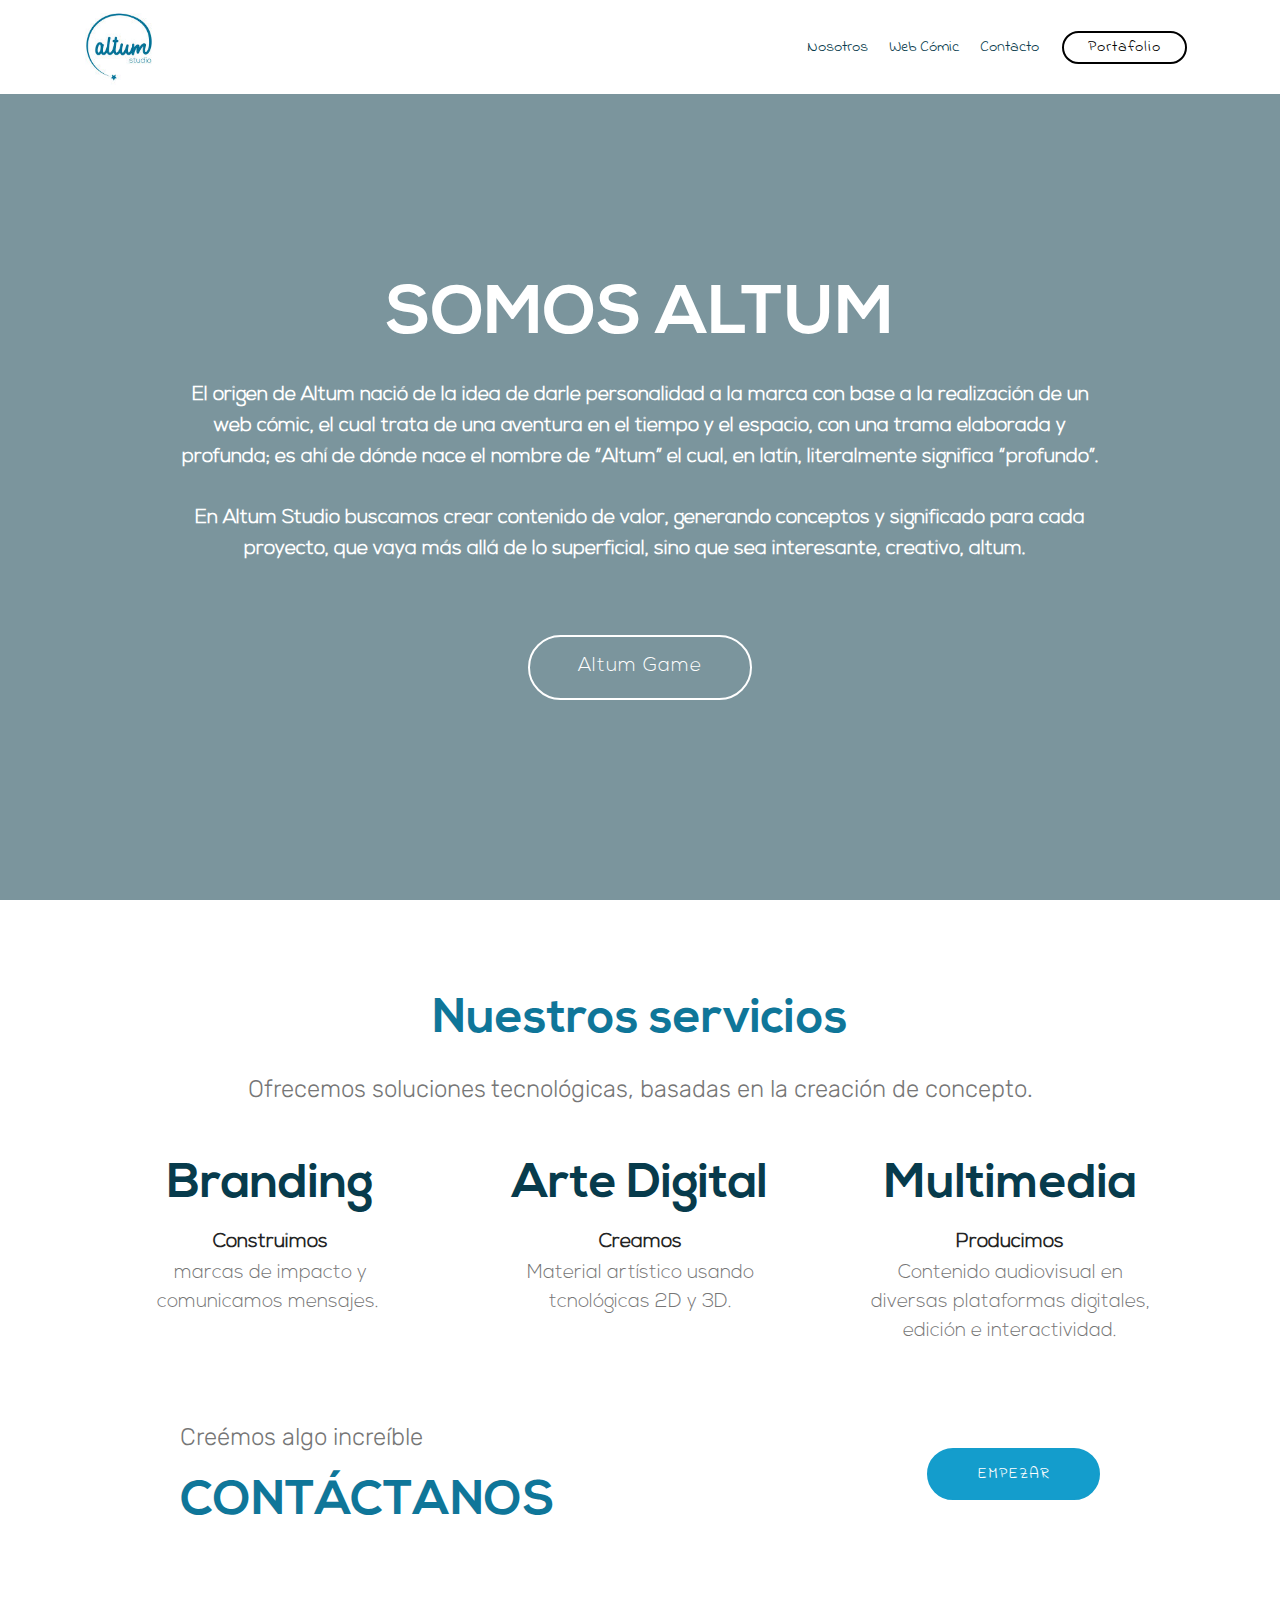
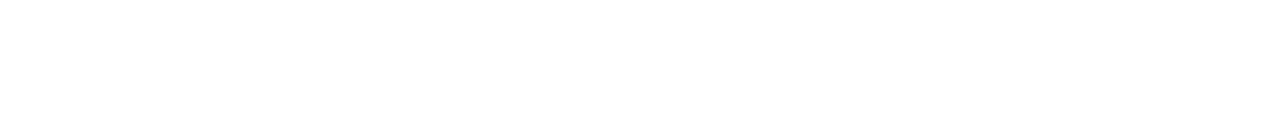
<file: index.html>
<!DOCTYPE html>
<html  >
<head>
  <!-- Site made with Mobirise Website Builder v4.9.7, https://mobirise.com -->
  <meta charset="UTF-8">
  <meta http-equiv="X-UA-Compatible" content="IE=edge">
  <meta name="generator" content="Mobirise v4.9.7, mobirise.com">
  <meta name="viewport" content="width=device-width, initial-scale=1, minimum-scale=1">
  <link rel="shortcut icon" href="assets/images/altum-logo-mesa-de-trabajo-1-128x128.png" type="image/x-icon">
  <meta name="description" content="">
  
  <title>Nosotros</title>
  <link rel="stylesheet" href="assets/web/assets/mobirise-icons/mobirise-icons.css">
  <link rel="stylesheet" href="assets/tether/tether.min.css">
  <link rel="stylesheet" href="assets/bootstrap/css/bootstrap.min.css">
  <link rel="stylesheet" href="assets/bootstrap/css/bootstrap-grid.min.css">
  <link rel="stylesheet" href="assets/bootstrap/css/bootstrap-reboot.min.css">
  <link rel="stylesheet" href="assets/dropdown/css/style.css">
  <link rel="stylesheet" href="assets/socicon/css/styles.css">
  <link rel="stylesheet" href="assets/theme/css/style.css">
  <link href="assets/fonts/style.css" rel="stylesheet">
  <link rel="stylesheet" href="assets/mobirise/css/mbr-additional.css" type="text/css">
  
  
  
</head>
<body>
  <section class="menu cid-qTkzRZLJNu" once="menu" id="menu1-0">

    

    <nav class="navbar navbar-expand beta-menu navbar-dropdown align-items-center navbar-fixed-top navbar-toggleable-sm">
        <button class="navbar-toggler navbar-toggler-right" type="button" data-toggle="collapse" data-target="#navbarSupportedContent" aria-controls="navbarSupportedContent" aria-expanded="false" aria-label="Toggle navigation">
            <div class="hamburger">
                <span></span>
                <span></span>
                <span></span>
                <span></span>
            </div>
        </button>
        <div class="menu-logo">
            <div class="navbar-brand">
                <span class="navbar-logo">
                    <a href="index.html">
                         <img src="assets/images/logo-mesa-de-trabajo-1-122x122.jpg" alt="Mobirise" title="" style="height: 4.9rem;">
                    </a>
                </span>
                
            </div>
        </div>
        <div class="collapse navbar-collapse" id="navbarSupportedContent">
            <ul class="navbar-nav nav-dropdown" data-app-modern-menu="true"><li class="nav-item">
                    <a class="nav-link link text-warning display-4" href="index.html">
                        
                        Nosotros</a>
                </li>
                <li class="nav-item"><a class="nav-link link text-warning display-4" href="page1.html">Web Cómic</a></li><li class="nav-item"><a class="nav-link link text-warning display-4" href="page2.html">
                        
                        Contacto</a></li></ul>
            <div class="navbar-buttons mbr-section-btn"><a class="btn btn-sm btn-warning-outline display-4" href="page4.html">
                    
                    Portafolio</a></div>
        </div>
    </nav>
</section>

<section class="engine"><a href="https://mobirise.info/b">create a site for free</a></section><section class="cid-rlM9bphgRN mbr-fullscreen" data-bg-video="https://www.youtube.com/watch?v=QyQ_6qbsvnY" id="header2-5">

    

    <div class="mbr-overlay" style="opacity: 0.5; background-color: rgb(7, 59, 76);"></div>

    <div class="container align-center">
        <div class="row justify-content-md-center">
            <div class="mbr-white col-md-10">
                <h1 class="mbr-section-title mbr-bold pb-3 mbr-fonts-style display-1"><span style="font-weight: normal;">
                    </span><br><span style="font-weight: normal;">SOMOS ALTUM</span><span style="font-weight: normal;"><br></span></h1>
                
                <p class="mbr-text pb-3 mbr-fonts-style display-7"><strong>El origen de Altum nació de la idea de darle personalidad a la marca con base a la realización de un web cómic, el cual trata de una aventura en el tiempo y el espacio, con una trama elaborada y profunda; es ahí de dónde nace el nombre de “Altum” el cual, en latín, literalmente significa “profundo”. </strong><br><strong>
<br>En Altum Studio buscamos crear contenido de valor, generando conceptos y significado para cada proyecto, que vaya más allá de lo superficial, sino que sea interesante, creativo, altum. &nbsp;</strong><strong><br></strong><br></p>
                <div class="mbr-section-btn"><a class="btn btn-md btn-white-outline display-7" href="page3.html">Altum Game</a></div>
            </div>
        </div>
    </div>
    
</section>

<section class="counters6 counters cid-rlMlEtVh1l" id="counters6-6">

    

    

    <div class="container pt-4 mt-2">
        <h2 class="mbr-section-title pb-3 align-center mbr-fonts-style display-2">Nuestros servicios</h2>
        <h3 class="mbr-section-subtitle pb-5 align-center mbr-fonts-style display-5">
            Ofrecemos soluciones tecnológicas, basadas en la creación de concepto.</h3>
        <div>
                <div class="cards-container">
                    <div class="card col-12 col-md-6 col-lg-4 pb-md-4">
                        <div class="panel-item align-center">
                            <div class="card-img pb-3">
                                <h3 class="img-text mbr-fonts-style display-2"><strong>Branding</strong></h3>
                            </div>
                            <div class="card-text">
                                <h4 class="mbr-content-title mbr-bold mbr-fonts-style display-7">Construimos</h4>
                                <p class="mbr-content-text mbr-fonts-style display-7">marcas de impacto y<br>comunicamos mensajes.&nbsp;</p>
                            </div>
                        </div>
                    </div>
                    <div class="card col-12 col-md-6 col-lg-4 pb-md-4">
                        <div class="panel-item align-center">
                            <div class="card-img pb-3">
                                <h3 class="img-text mbr-fonts-style display-2">Arte Digital</h3>
                            </div>
                            <div class="card-text">
                                <h4 class="mbr-content-title mbr-bold mbr-fonts-style display-7">Creamos</h4>
                                <p class="mbr-content-text mbr-fonts-style display-7">
                                    Material artístico usando<br>tcnológicas 2D y 3D.</p>
                            </div>
                        </div>
                    </div>
                    <div class="card col-12 col-md-6 col-lg-4 last-child">
                        <div class="panel-item align-center">
                            <div class="card-img pb-3">
                                <h3 class="img-text mbr-fonts-style display-2"><strong>Multimedia</strong></h3>
                            </div>
                            <div class="card-text">
                                <h4 class="mbr-content-title mbr-bold mbr-fonts-style display-7">Producimos</h4>
                                <p class="mbr-content-text mbr-fonts-style display-7">Contenido audiovisual en <br>diversas plataformas digitales, edición e interactividad.</p>
                            </div>
                        </div>
                    </div>
                    
                </div>
            </div>
    </div>
</section>

<section class="mbr-section info1 cid-rlMEEGcJq7" id="info1-q">

    

    
    <div class="container">
        <div class="row justify-content-center content-row">
            <div class="media-container-column title col-12 col-lg-7 col-md-6">
                <h3 class="mbr-section-subtitle align-left mbr-light pb-3 mbr-fonts-style display-5">
                    Creémos algo increíble</h3>
                <h2 class="align-left mbr-bold mbr-fonts-style display-2">
                    CONTÁCTANOS</h2>
            </div>
            <div class="media-container-column col-12 col-lg-3 col-md-4">
                <div class="mbr-section-btn align-right py-4"><a class="btn btn-primary display-4" href="page2.html">EMPEZAR</a></div>
            </div>
        </div>
    </div>
</section>

<section once="footers" class="cid-rlMuy5145W mbr-reveal" id="footer7-9">

    

    

    <div class="container">
        <div class="media-container-row align-center mbr-white">
            <div class="row row-links">
                <ul class="foot-menu">
                    
                    
                    
                    
                    
                <li class="foot-menu-item mbr-fonts-style display-7"><a href="index.html" class="text-white">Nosotros</a></li><li class="foot-menu-item mbr-fonts-style display-7"><a href="page1.html" target="_blank" class="text-white">
                        Web Cómic</a></li><li class="foot-menu-item mbr-fonts-style display-7"><a href="page2.html" class="text-white">Contacto</a></li></ul>
            </div>
            <div class="row social-row">
                <div class="social-list align-right pb-2">
                    
                    
                    
                    
                    
                    
                <div class="soc-item">
                        <a href="https://twitter.com/">
                            <span class="mbr-iconfont mbr-iconfont-social socicon-twitter socicon"></span>
                        </a>
                    </div><div class="soc-item">
                        <a href="https://www.facebook.com/pages/Mobirise/1616226671953247" target="_blank">
                            <span class="socicon-facebook socicon mbr-iconfont mbr-iconfont-social"></span>
                        </a>
                    </div><div class="soc-item">
                        <a href="https://www.youtube.com/c/mobirise" target="_blank">
                            <span class="socicon-youtube socicon mbr-iconfont mbr-iconfont-social"></span>
                        </a>
                    </div><div class="soc-item">
                        <a href="https://instagram.com/mobirise" target="_blank">
                            <span class="socicon-instagram socicon mbr-iconfont mbr-iconfont-social"></span>
                        </a>
                    </div></div>
            </div>
            <div class="row row-copirayt">
                <p class="mbr-text mb-0 mbr-fonts-style mbr-white align-center display-4">
                    © Copyright 2019 Altum</p>
            </div>
        </div>
    </div>
</section>


  <script src="assets/web/assets/jquery/jquery.min.js"></script>
  <script src="assets/popper/popper.min.js"></script>
  <script src="assets/tether/tether.min.js"></script>
  <script src="assets/bootstrap/js/bootstrap.min.js"></script>
  <script src="assets/smoothscroll/smooth-scroll.js"></script>
  <script src="assets/dropdown/js/script.min.js"></script>
  <script src="assets/touchswipe/jquery.touch-swipe.min.js"></script>
  <script src="assets/ytplayer/jquery.mb.ytplayer.min.js"></script>
  <script src="assets/vimeoplayer/jquery.mb.vimeo_player.js"></script>
  <script src="assets/viewportchecker/jquery.viewportchecker.js"></script>
  <script src="assets/theme/js/script.js"></script>
  <script src="assets/formoid/formoid.min.js"></script>
  
  
</body>
</html>
</file>
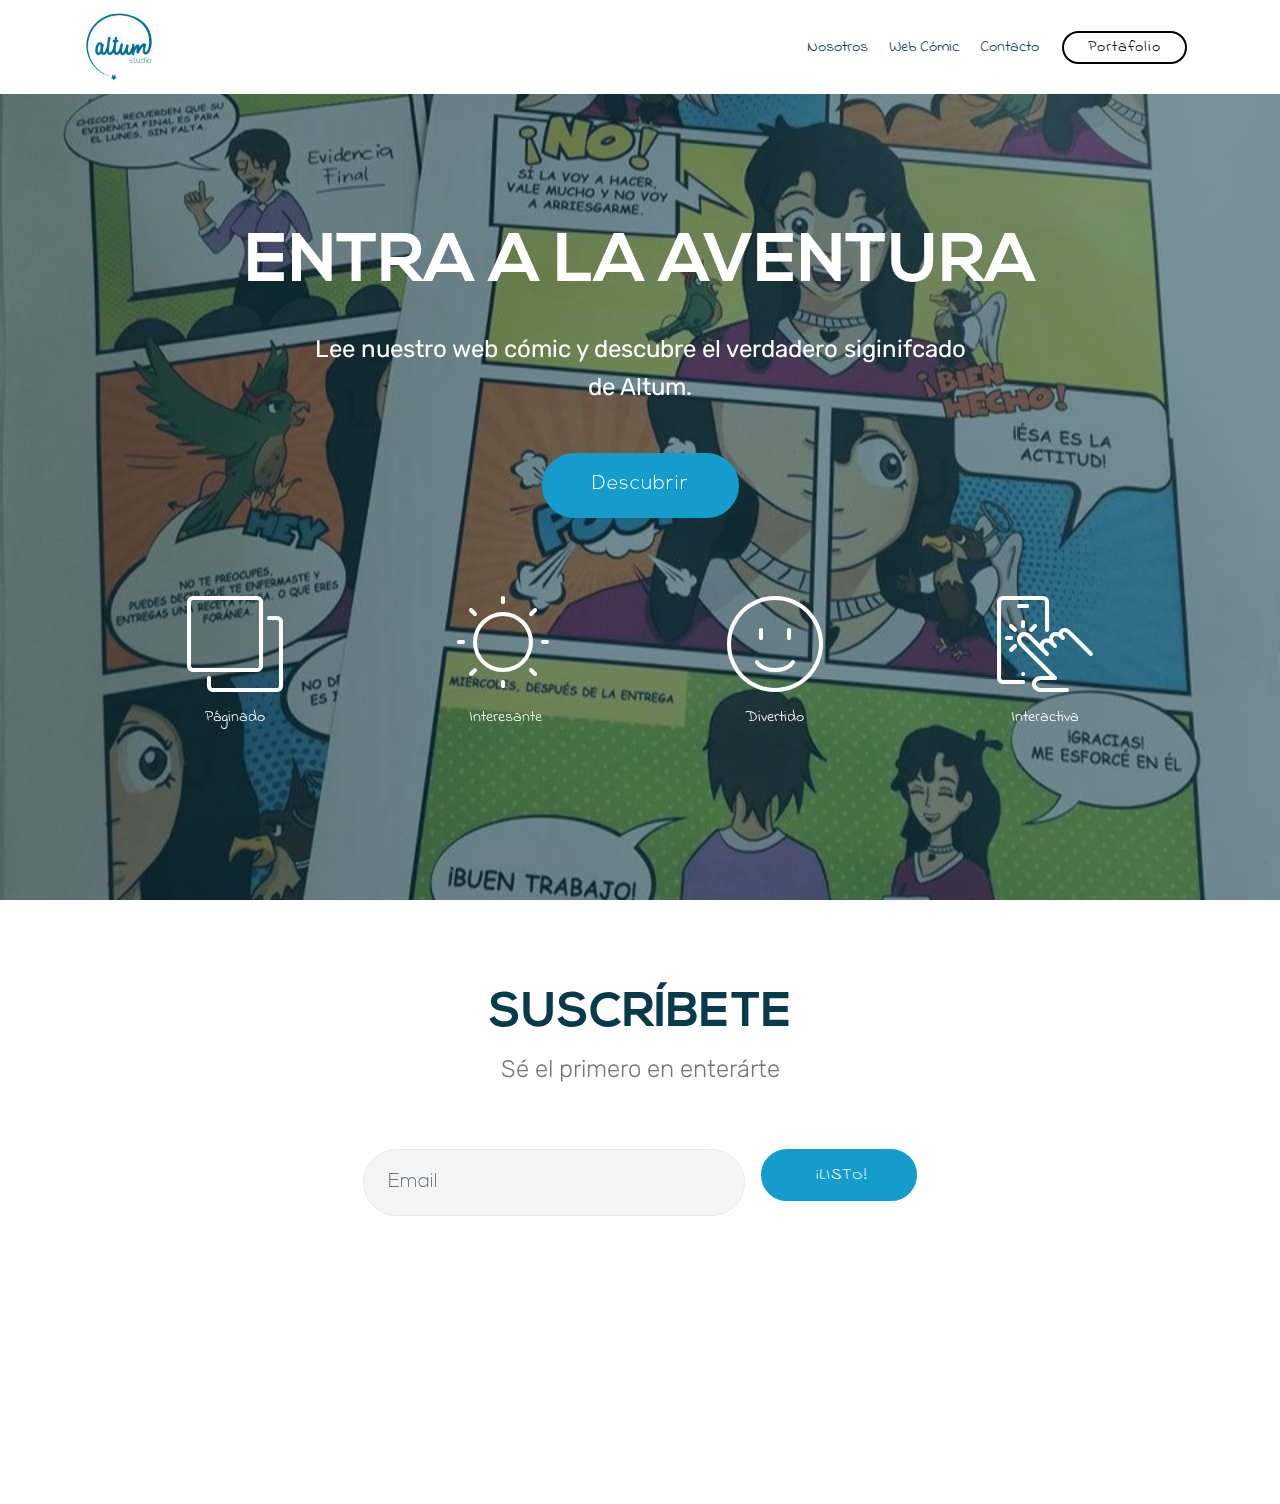
<file: page1.html>
<!DOCTYPE html>
<html  >
<head>
  <!-- Site made with Mobirise Website Builder v4.9.7, https://mobirise.com -->
  <meta charset="UTF-8">
  <meta http-equiv="X-UA-Compatible" content="IE=edge">
  <meta name="generator" content="Mobirise v4.9.7, mobirise.com">
  <meta name="viewport" content="width=device-width, initial-scale=1, minimum-scale=1">
  <link rel="shortcut icon" href="assets/images/altum-logo-mesa-de-trabajo-1-128x128.png" type="image/x-icon">
  <meta name="description" content="Website Creator Description">
  
  <title>Web Cómic</title>
  <link rel="stylesheet" href="assets/web/assets/mobirise-icons/mobirise-icons.css">
  <link rel="stylesheet" href="assets/tether/tether.min.css">
  <link rel="stylesheet" href="assets/bootstrap/css/bootstrap.min.css">
  <link rel="stylesheet" href="assets/bootstrap/css/bootstrap-grid.min.css">
  <link rel="stylesheet" href="assets/bootstrap/css/bootstrap-reboot.min.css">
  <link rel="stylesheet" href="assets/dropdown/css/style.css">
  <link rel="stylesheet" href="assets/socicon/css/styles.css">
  <link rel="stylesheet" href="assets/theme/css/style.css">
  <link href="assets/fonts/style.css" rel="stylesheet">
  <link rel="stylesheet" href="assets/mobirise/css/mbr-additional.css" type="text/css">
  
  
  
</head>
<body>
  <section class="menu cid-qTkzRZLJNu" once="menu" id="menu1-8">

    

    <nav class="navbar navbar-expand beta-menu navbar-dropdown align-items-center navbar-fixed-top navbar-toggleable-sm">
        <button class="navbar-toggler navbar-toggler-right" type="button" data-toggle="collapse" data-target="#navbarSupportedContent" aria-controls="navbarSupportedContent" aria-expanded="false" aria-label="Toggle navigation">
            <div class="hamburger">
                <span></span>
                <span></span>
                <span></span>
                <span></span>
            </div>
        </button>
        <div class="menu-logo">
            <div class="navbar-brand">
                <span class="navbar-logo">
                    <a href="index.html">
                         <img src="assets/images/logo-mesa-de-trabajo-1-122x122.jpg" alt="Mobirise" title="" style="height: 4.9rem;">
                    </a>
                </span>
                
            </div>
        </div>
        <div class="collapse navbar-collapse" id="navbarSupportedContent">
            <ul class="navbar-nav nav-dropdown" data-app-modern-menu="true"><li class="nav-item">
                    <a class="nav-link link text-warning display-4" href="index.html">
                        
                        Nosotros</a>
                </li>
                <li class="nav-item"><a class="nav-link link text-warning display-4" href="page1.html">Web Cómic</a></li><li class="nav-item"><a class="nav-link link text-warning display-4" href="page2.html">
                        
                        Contacto</a></li></ul>
            <div class="navbar-buttons mbr-section-btn"><a class="btn btn-sm btn-warning-outline display-4" href="page4.html">
                    
                    Portafolio</a></div>
        </div>
    </nav>
</section>

<section class="engine"><a href="https://mobirise.info/r">bootstrap template</a></section><section class="header12 cid-rlMx9xhtOd mbr-fullscreen mbr-parallax-background" id="header12-b">

    

    <div class="mbr-overlay" style="opacity: 0.5; background-color: rgb(7, 59, 76);">
    </div>

    <div class="container  ">
            <div class="media-container">
                <div class="col-md-12 align-center">
                    <h1 class="mbr-section-title pb-3 mbr-white mbr-bold mbr-fonts-style display-1"><br>ENTRA A LA AVENTURA</h1>
                    <p class="mbr-text pb-3 mbr-white mbr-fonts-style display-5">Lee nuestro web cómic y descubre el verdadero siginifcado<br>de Altum.</p>
                    <div class="mbr-section-btn align-center py-2"><a class="btn btn-md btn-primary display-7" href="https://submanga.online/">Descubrir</a></div>

                    <div class="icons-media-container mbr-white">
                        <div class="card col-12 col-md-6 col-lg-3">
                            <div class="icon-block">
                            
                                <span class="mbr-iconfont mbri-layers"></span>
                            
                            </div>
                            <h5 class="mbr-fonts-style display-4">
                                Páginado</h5>
                        </div>

                        <div class="card col-12 col-md-6 col-lg-3">
                            <div class="icon-block">
                                
                                    <span class="mbr-iconfont mbri-sun"></span>
                                
                            </div>
                            <h5 class="mbr-fonts-style display-4">
                                Interesante</h5>
                        </div>

                        <div class="card col-12 col-md-6 col-lg-3">
                            <div class="icon-block">
                                
                                    <span class="mbr-iconfont mbri-smile-face"></span>
                                
                            </div>
                            <h5 class="mbr-fonts-style display-4">
                                Divertido</h5>
                        </div>

                        <div class="card col-12 col-md-6 col-lg-3">
                            <div class="icon-block">
                                
                                    <span class="mbr-iconfont mbri-touch"></span>
                                
                            </div>
                            <h5 class="mbr-fonts-style display-4">Interactiva</h5>
                        </div>
                    </div>
                </div>
            </div>
    </div>

    
</section>

<section class="mbr-section form3 cid-rlMzdEgNQU" id="form3-i">

    

    

    <div class="container">
        <div class="row justify-content-center">
            <div class="title col-12 col-lg-8">
                <h2 class="align-center pb-2 mbr-fonts-style display-2">
                    SUSCRÍBETE</h2>
                <h3 class="mbr-section-subtitle align-center pb-5 mbr-light mbr-fonts-style display-5">Sé el primero en enterárte</h3>
            </div>
        </div>

        <div class="row py-2 justify-content-center">
            <div class="col-12 col-lg-6  col-md-8 " data-form-type="formoid">
                <!---Formbuilder Form--->
                <form action="https://mobirise.com/" method="POST" class="mbr-form form-with-styler" data-form-title="Mobirise Form"><input type="hidden" name="email" data-form-email="true" value="vMNzdVl2lmZeVB5mt0A1qidPj7gRkBzh/4NrpMXeybM7EV8XOKnG6XZkmASi9G7Ox+asyZujD6hrgUz6jBZx86hi9kc93Hl/vtES3WzRnj+RooQR7UNLSfGaeDS1wqn2">
                    <div class="row">
                        <div hidden="hidden" data-form-alert="" class="alert alert-success col-12">Thanks for filling out the form!</div>
                        <div hidden="hidden" data-form-alert-danger="" class="alert alert-danger col-12">
                        </div>
                    </div>
                    <div class="dragArea row">
                        <div class="form-group col" data-for="email">
                            <input type="email" name="email" placeholder="Email" data-form-field="Email" required="required" class="form-control display-7" id="email-form3-i">
                        </div>
                        <div class="col-auto input-group-btn"><button type="submit" class="btn btn-primary display-4">&nbsp;¡LISTO!</button></div>
                    </div>
                </form><!---Formbuilder Form--->
            </div>
        </div>
    </div>
</section>

<section once="footers" class="cid-rlMxciffTB mbr-reveal" id="footer7-c">

    

    

    <div class="container">
        <div class="media-container-row align-center mbr-white">
            <div class="row row-links">
                <ul class="foot-menu">
                    
                    
                    
                    
                    
                <li class="foot-menu-item mbr-fonts-style display-7"><a href="index.html" class="text-white">Nosotros</a></li><li class="foot-menu-item mbr-fonts-style display-7"><a href="page1.html" target="_blank" class="text-white">
                        Web Cómic</a></li><li class="foot-menu-item mbr-fonts-style display-7"><a href="page2.html" class="text-white">Contacto</a></li></ul>
            </div>
            <div class="row social-row">
                <div class="social-list align-right pb-2">
                    
                    
                    
                    
                    
                    
                <div class="soc-item">
                        <a href="https://twitter.com/">
                            <span class="mbr-iconfont mbr-iconfont-social socicon-twitter socicon"></span>
                        </a>
                    </div><div class="soc-item">
                        <a href="https://www.facebook.com/pages/Mobirise/1616226671953247" target="_blank">
                            <span class="socicon-facebook socicon mbr-iconfont mbr-iconfont-social"></span>
                        </a>
                    </div><div class="soc-item">
                        <a href="https://www.youtube.com/c/mobirise" target="_blank">
                            <span class="socicon-youtube socicon mbr-iconfont mbr-iconfont-social"></span>
                        </a>
                    </div><div class="soc-item">
                        <a href="https://instagram.com/mobirise" target="_blank">
                            <span class="socicon-instagram socicon mbr-iconfont mbr-iconfont-social"></span>
                        </a>
                    </div></div>
            </div>
            <div class="row row-copirayt">
                <p class="mbr-text mb-0 mbr-fonts-style mbr-white align-center display-4">
                    © Copyright 2019 Altum</p>
            </div>
        </div>
    </div>
</section>


  <script src="assets/web/assets/jquery/jquery.min.js"></script>
  <script src="assets/popper/popper.min.js"></script>
  <script src="assets/tether/tether.min.js"></script>
  <script src="assets/bootstrap/js/bootstrap.min.js"></script>
  <script src="assets/smoothscroll/smooth-scroll.js"></script>
  <script src="assets/dropdown/js/script.min.js"></script>
  <script src="assets/touchswipe/jquery.touch-swipe.min.js"></script>
  <script src="assets/vimeoplayer/jquery.mb.vimeo_player.js"></script>
  <script src="assets/parallax/jarallax.min.js"></script>
  <script src="assets/theme/js/script.js"></script>
  <script src="assets/formoid/formoid.min.js"></script>
  
  
</body>
</html>
</file>
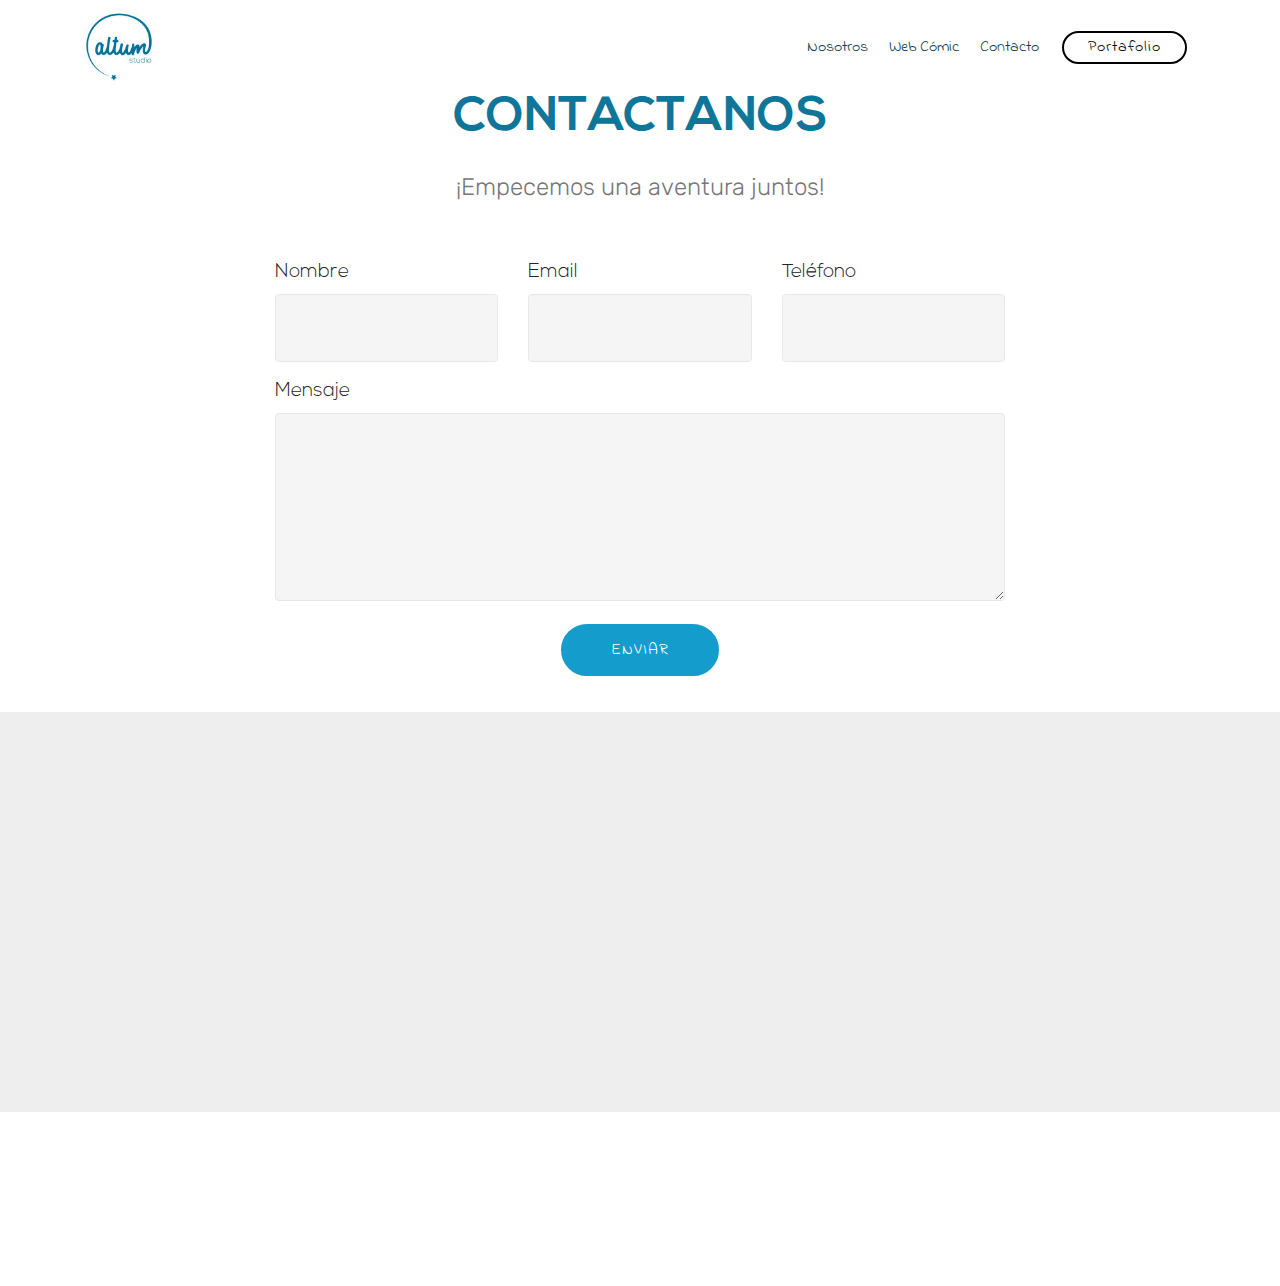
<file: page2.html>
<!DOCTYPE html>
<html  >
<head>
  <!-- Site made with Mobirise Website Builder v4.9.7, https://mobirise.com -->
  <meta charset="UTF-8">
  <meta http-equiv="X-UA-Compatible" content="IE=edge">
  <meta name="generator" content="Mobirise v4.9.7, mobirise.com">
  <meta name="viewport" content="width=device-width, initial-scale=1, minimum-scale=1">
  <link rel="shortcut icon" href="assets/images/altum-logo-mesa-de-trabajo-1-128x128.png" type="image/x-icon">
  <meta name="description" content="Web Page Builder Description">
  
  <title>Contacto</title>
  <link rel="stylesheet" href="assets/tether/tether.min.css">
  <link rel="stylesheet" href="assets/bootstrap/css/bootstrap.min.css">
  <link rel="stylesheet" href="assets/bootstrap/css/bootstrap-grid.min.css">
  <link rel="stylesheet" href="assets/bootstrap/css/bootstrap-reboot.min.css">
  <link rel="stylesheet" href="assets/dropdown/css/style.css">
  <link rel="stylesheet" href="assets/socicon/css/styles.css">
  <link rel="stylesheet" href="assets/theme/css/style.css">
  <link href="assets/fonts/style.css" rel="stylesheet">
  <link rel="stylesheet" href="assets/mobirise/css/mbr-additional.css" type="text/css">
  
  
  
</head>
<body>
  <section class="menu cid-qTkzRZLJNu" once="menu" id="menu1-d">

    

    <nav class="navbar navbar-expand beta-menu navbar-dropdown align-items-center navbar-fixed-top navbar-toggleable-sm">
        <button class="navbar-toggler navbar-toggler-right" type="button" data-toggle="collapse" data-target="#navbarSupportedContent" aria-controls="navbarSupportedContent" aria-expanded="false" aria-label="Toggle navigation">
            <div class="hamburger">
                <span></span>
                <span></span>
                <span></span>
                <span></span>
            </div>
        </button>
        <div class="menu-logo">
            <div class="navbar-brand">
                <span class="navbar-logo">
                    <a href="index.html">
                         <img src="assets/images/logo-mesa-de-trabajo-1-122x122.jpg" alt="Mobirise" title="" style="height: 4.9rem;">
                    </a>
                </span>
                
            </div>
        </div>
        <div class="collapse navbar-collapse" id="navbarSupportedContent">
            <ul class="navbar-nav nav-dropdown" data-app-modern-menu="true"><li class="nav-item">
                    <a class="nav-link link text-warning display-4" href="index.html">
                        
                        Nosotros</a>
                </li>
                <li class="nav-item"><a class="nav-link link text-warning display-4" href="page1.html">Web Cómic</a></li><li class="nav-item"><a class="nav-link link text-warning display-4" href="page2.html">
                        
                        Contacto</a></li></ul>
            <div class="navbar-buttons mbr-section-btn"><a class="btn btn-sm btn-warning-outline display-4" href="page4.html">
                    
                    Portafolio</a></div>
        </div>
    </nav>
</section>

<section class="engine"><a href="https://mobirise.info/q">free responsive website templates</a></section><section class="mbr-section form1 cid-rlMyJZwYvZ" id="form1-f">

    

    
    <div class="container">
        <div class="row justify-content-center">
            <div class="title col-12 col-lg-8">
                <h2 class="mbr-section-title align-center pb-3 mbr-fonts-style display-2">
                    CONTÁCTANOS</h2>
                <h3 class="mbr-section-subtitle align-center mbr-light pb-3 mbr-fonts-style display-5">¡Empecemos una aventura juntos!</h3>
            </div>
        </div>
    </div>
    <div class="container">
        <div class="row justify-content-center">
            <div class="media-container-column col-lg-8" data-form-type="formoid">
                <!---Formbuilder Form--->
                <form action="https://mobirise.com/" method="POST" class="mbr-form form-with-styler" data-form-title="Mobirise Form"><input type="hidden" name="email" data-form-email="true" value="Hjr2jrRIGgRagcutT/6ANO6ShM1HyOEdJYHRwa2id45N/zCcd2xZ6wGlSQmctwARTdKZc+m4TnEWm9RuW/yQzdQR3SzTDvfsIfpyPiGOf8vVe1apGrvUk38BBX8G2wEo">
                    <div class="row row-sm-offset">
                        <div hidden="hidden" data-form-alert="" class="alert alert-success col-12">Thanks for filling out the form!</div>
                        <div hidden="hidden" data-form-alert-danger="" class="alert alert-danger col-12">
                        </div>
                    </div>
                    <div class="dragArea row row-sm-offset">
                        <div class="col-md-4  form-group" data-for="name">
                            <label for="name-form1-f" class="form-control-label mbr-fonts-style display-7">Nombre</label>
                            <input type="text" name="name" data-form-field="Name" required="required" class="form-control display-7" id="name-form1-f">
                        </div>
                        <div class="col-md-4  form-group" data-for="email">
                            <label for="email-form1-f" class="form-control-label mbr-fonts-style display-7">Email</label>
                            <input type="email" name="email" data-form-field="Email" required="required" class="form-control display-7" id="email-form1-f">
                        </div>
                        <div data-for="phone" class="col-md-4  form-group">
                            <label for="phone-form1-f" class="form-control-label mbr-fonts-style display-7">Teléfono</label>
                            <input type="tel" name="phone" data-form-field="Phone" class="form-control display-7" id="phone-form1-f">
                        </div>
                        <div data-for="message" class="col-md-12 form-group">
                            <label for="message-form1-f" class="form-control-label mbr-fonts-style display-7">Mensaje</label>
                            <textarea name="message" data-form-field="Message" class="form-control display-7" id="message-form1-f"></textarea>
                        </div>
                        <div class="col-md-12 input-group-btn align-center"><button type="submit" class="btn btn-primary btn-form display-4">ENVIAR</button></div>
                    </div>
                </form><!---Formbuilder Form--->
            </div>
        </div>
    </div>
</section>

<section class="map1 cid-rlMyOASep7" id="map1-h">

     

    <div class="google-map"><iframe frameborder="0" style="border:0" src="https://www.google.com/maps/embed/v1/place?key=AIzaSyCy9r70T3NYf3PhvVflTo0_zdif2_IoIYs&amp;q=place_id:ChIJf-WXG9OLzYURe749X7TgYWc" allowfullscreen=""></iframe></div>
</section>

<section once="footers" class="cid-rlMA7Y3qnD mbr-reveal" id="footer7-j">

    

    

    <div class="container">
        <div class="media-container-row align-center mbr-white">
            <div class="row row-links">
                <ul class="foot-menu">
                    
                    
                    
                    
                    
                <li class="foot-menu-item mbr-fonts-style display-7"><a href="index.html" class="text-white">Nosotros</a></li><li class="foot-menu-item mbr-fonts-style display-7"><a href="page1.html" target="_blank" class="text-white">
                        Web Cómic</a></li><li class="foot-menu-item mbr-fonts-style display-7"><a href="page2.html" class="text-white">Contacto</a></li></ul>
            </div>
            <div class="row social-row">
                <div class="social-list align-right pb-2">
                    
                    
                    
                    
                    
                    
                <div class="soc-item">
                        <a href="https://twitter.com/">
                            <span class="mbr-iconfont mbr-iconfont-social socicon-twitter socicon"></span>
                        </a>
                    </div><div class="soc-item">
                        <a href="https://www.facebook.com/pages/Mobirise/1616226671953247" target="_blank">
                            <span class="socicon-facebook socicon mbr-iconfont mbr-iconfont-social"></span>
                        </a>
                    </div><div class="soc-item">
                        <a href="https://www.youtube.com/c/mobirise" target="_blank">
                            <span class="socicon-youtube socicon mbr-iconfont mbr-iconfont-social"></span>
                        </a>
                    </div><div class="soc-item">
                        <a href="https://instagram.com/mobirise" target="_blank">
                            <span class="socicon-instagram socicon mbr-iconfont mbr-iconfont-social"></span>
                        </a>
                    </div></div>
            </div>
            <div class="row row-copirayt">
                <p class="mbr-text mb-0 mbr-fonts-style mbr-white align-center display-4">
                    © Copyright 2019 Altum</p>
            </div>
        </div>
    </div>
</section>


  <script src="assets/web/assets/jquery/jquery.min.js"></script>
  <script src="assets/popper/popper.min.js"></script>
  <script src="assets/tether/tether.min.js"></script>
  <script src="assets/bootstrap/js/bootstrap.min.js"></script>
  <script src="assets/smoothscroll/smooth-scroll.js"></script>
  <script src="assets/dropdown/js/script.min.js"></script>
  <script src="assets/touchswipe/jquery.touch-swipe.min.js"></script>
  <script src="assets/theme/js/script.js"></script>
  <script src="assets/formoid/formoid.min.js"></script>
  
  
</body>
</html>
</file>
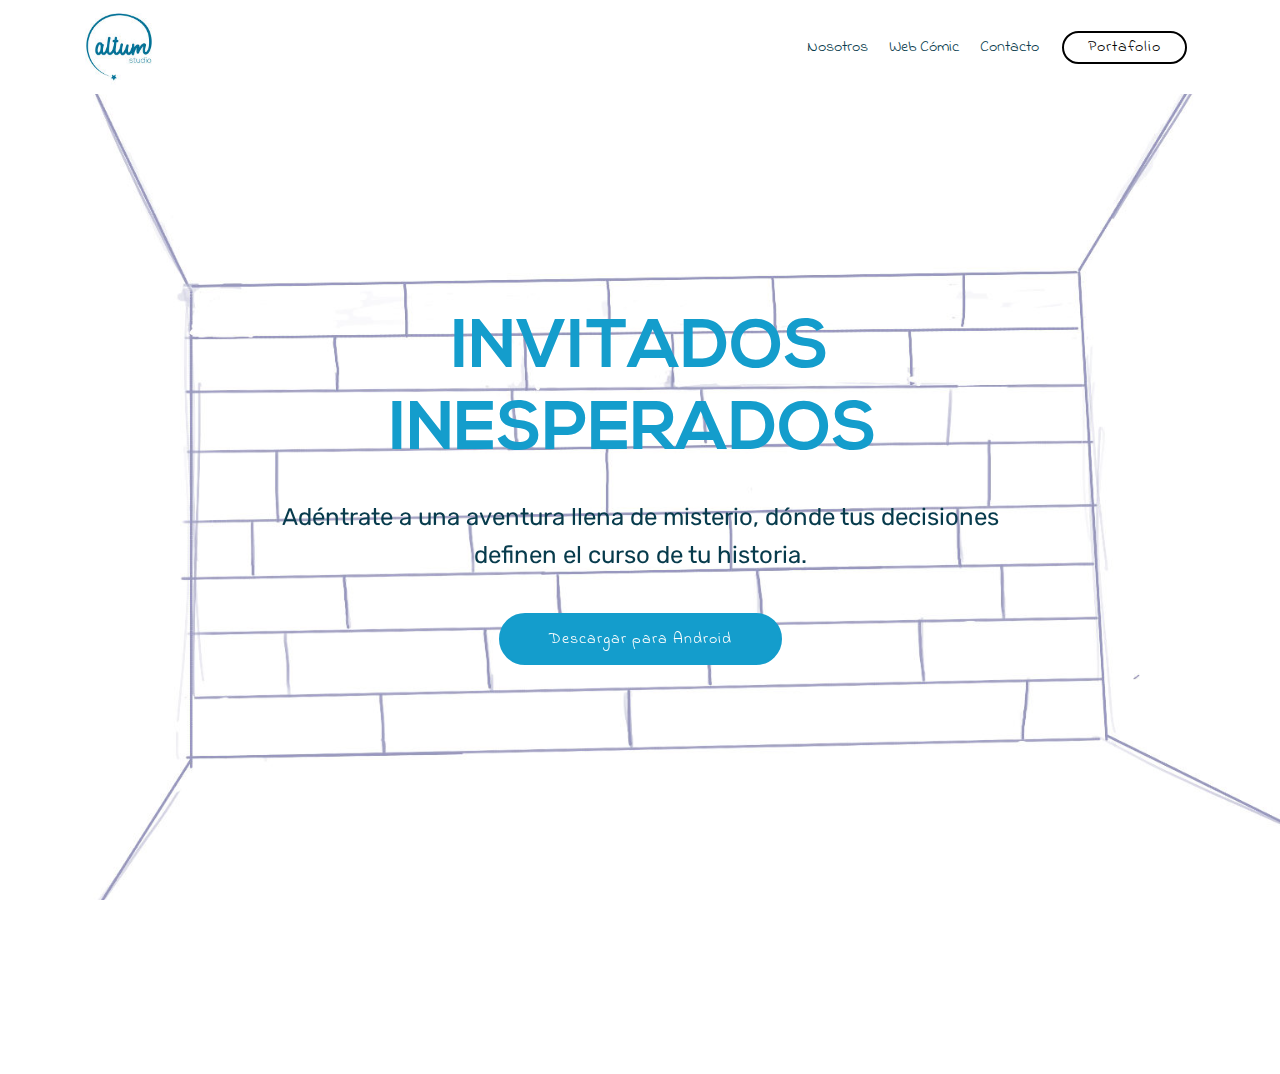
<file: page3.html>
<!DOCTYPE html>
<html  >
<head>
  <!-- Site made with Mobirise Website Builder v4.9.7, https://mobirise.com -->
  <meta charset="UTF-8">
  <meta http-equiv="X-UA-Compatible" content="IE=edge">
  <meta name="generator" content="Mobirise v4.9.7, mobirise.com">
  <meta name="viewport" content="width=device-width, initial-scale=1, minimum-scale=1">
  <link rel="shortcut icon" href="assets/images/altum-logo-mesa-de-trabajo-1-128x128.png" type="image/x-icon">
  <meta name="description" content="Website Creator Description">
  
  <title>Altum Game</title>
  <link rel="stylesheet" href="assets/web/assets/mobirise-icons/mobirise-icons.css">
  <link rel="stylesheet" href="assets/tether/tether.min.css">
  <link rel="stylesheet" href="assets/bootstrap/css/bootstrap.min.css">
  <link rel="stylesheet" href="assets/bootstrap/css/bootstrap-grid.min.css">
  <link rel="stylesheet" href="assets/bootstrap/css/bootstrap-reboot.min.css">
  <link rel="stylesheet" href="assets/socicon/css/styles.css">
  <link rel="stylesheet" href="assets/dropdown/css/style.css">
  <link rel="stylesheet" href="assets/theme/css/style.css">
  <link href="assets/fonts/style.css" rel="stylesheet">
  <link rel="stylesheet" href="assets/mobirise/css/mbr-additional.css" type="text/css">
  
  
  
</head>
<body>
  <section class="menu cid-qTkzRZLJNu" once="menu" id="menu1-k">

    

    <nav class="navbar navbar-expand beta-menu navbar-dropdown align-items-center navbar-fixed-top navbar-toggleable-sm">
        <button class="navbar-toggler navbar-toggler-right" type="button" data-toggle="collapse" data-target="#navbarSupportedContent" aria-controls="navbarSupportedContent" aria-expanded="false" aria-label="Toggle navigation">
            <div class="hamburger">
                <span></span>
                <span></span>
                <span></span>
                <span></span>
            </div>
        </button>
        <div class="menu-logo">
            <div class="navbar-brand">
                <span class="navbar-logo">
                    <a href="index.html">
                         <img src="assets/images/logo-mesa-de-trabajo-1-122x122.jpg" alt="Mobirise" title="" style="height: 4.9rem;">
                    </a>
                </span>
                
            </div>
        </div>
        <div class="collapse navbar-collapse" id="navbarSupportedContent">
            <ul class="navbar-nav nav-dropdown" data-app-modern-menu="true"><li class="nav-item">
                    <a class="nav-link link text-warning display-4" href="index.html">
                        
                        Nosotros</a>
                </li>
                <li class="nav-item"><a class="nav-link link text-warning display-4" href="page1.html">Web Cómic</a></li><li class="nav-item"><a class="nav-link link text-warning display-4" href="page2.html">
                        
                        Contacto</a></li></ul>
            <div class="navbar-buttons mbr-section-btn"><a class="btn btn-sm btn-warning-outline display-4" href="page4.html">
                    
                    Portafolio</a></div>
        </div>
    </nav>
</section>

<section class="engine"><a href="https://mobirise.info/b">how to create your own website for free</a></section><section class="cid-rlMAjnuhE8 mbr-fullscreen mbr-parallax-background" id="header2-m">

    

    <div class="mbr-overlay" style="opacity: 0.5; background-color: rgb(255, 255, 255);"></div>

    <div class="container align-center">
        <div class="row justify-content-md-center">
            <div class="mbr-white col-md-10">
                <h1 class="mbr-section-title mbr-bold pb-3 mbr-fonts-style display-1"><br>INVITADOS<br>INESPERADOS&nbsp;</h1>
                
                <p class="mbr-text pb-3 mbr-fonts-style display-5">Adéntrate a una aventura llena de misterio, dónde tus decisiones<br>definen el curso de tu historia.<br></p>
                <div class="mbr-section-btn"><a class="btn btn-md btn-primary display-4" href="assets/files/InvitadosInesperados.apk">Descargar para Android</a></div>
            </div>
        </div>
    </div>
    
</section>

<section once="footers" class="cid-rlMBdcOb75 mbr-reveal" id="footer7-n">

    

    

    <div class="container">
        <div class="media-container-row align-center mbr-white">
            <div class="row row-links">
                <ul class="foot-menu">
                    
                    
                    
                    
                    
                <li class="foot-menu-item mbr-fonts-style display-7"><a href="index.html" class="text-white">Nosotros</a></li><li class="foot-menu-item mbr-fonts-style display-7"><a href="page1.html" target="_blank" class="text-white">
                        Web Cómic</a></li><li class="foot-menu-item mbr-fonts-style display-7"><a href="page2.html" class="text-white">Contacto</a></li></ul>
            </div>
            <div class="row social-row">
                <div class="social-list align-right pb-2">
                    
                    
                    
                    
                    
                    
                <div class="soc-item">
                        <a href="https://twitter.com/">
                            <span class="mbr-iconfont mbr-iconfont-social socicon-twitter socicon"></span>
                        </a>
                    </div><div class="soc-item">
                        <a href="https://www.facebook.com/pages/Mobirise/1616226671953247" target="_blank">
                            <span class="socicon-facebook socicon mbr-iconfont mbr-iconfont-social"></span>
                        </a>
                    </div><div class="soc-item">
                        <a href="https://www.youtube.com/c/mobirise" target="_blank">
                            <span class="socicon-youtube socicon mbr-iconfont mbr-iconfont-social"></span>
                        </a>
                    </div><div class="soc-item">
                        <a href="https://instagram.com/mobirise" target="_blank">
                            <span class="socicon-instagram socicon mbr-iconfont mbr-iconfont-social"></span>
                        </a>
                    </div></div>
            </div>
            <div class="row row-copirayt">
                <p class="mbr-text mb-0 mbr-fonts-style mbr-white align-center display-4">
                    © Copyright 2019 Altum</p>
            </div>
        </div>
    </div>
</section>


  <script src="assets/web/assets/jquery/jquery.min.js"></script>
  <script src="assets/popper/popper.min.js"></script>
  <script src="assets/tether/tether.min.js"></script>
  <script src="assets/bootstrap/js/bootstrap.min.js"></script>
  <script src="assets/dropdown/js/script.min.js"></script>
  <script src="assets/touchswipe/jquery.touch-swipe.min.js"></script>
  <script src="assets/parallax/jarallax.min.js"></script>
  <script src="assets/smoothscroll/smooth-scroll.js"></script>
  <script src="assets/theme/js/script.js"></script>
  
  
</body>
</html>
</file>
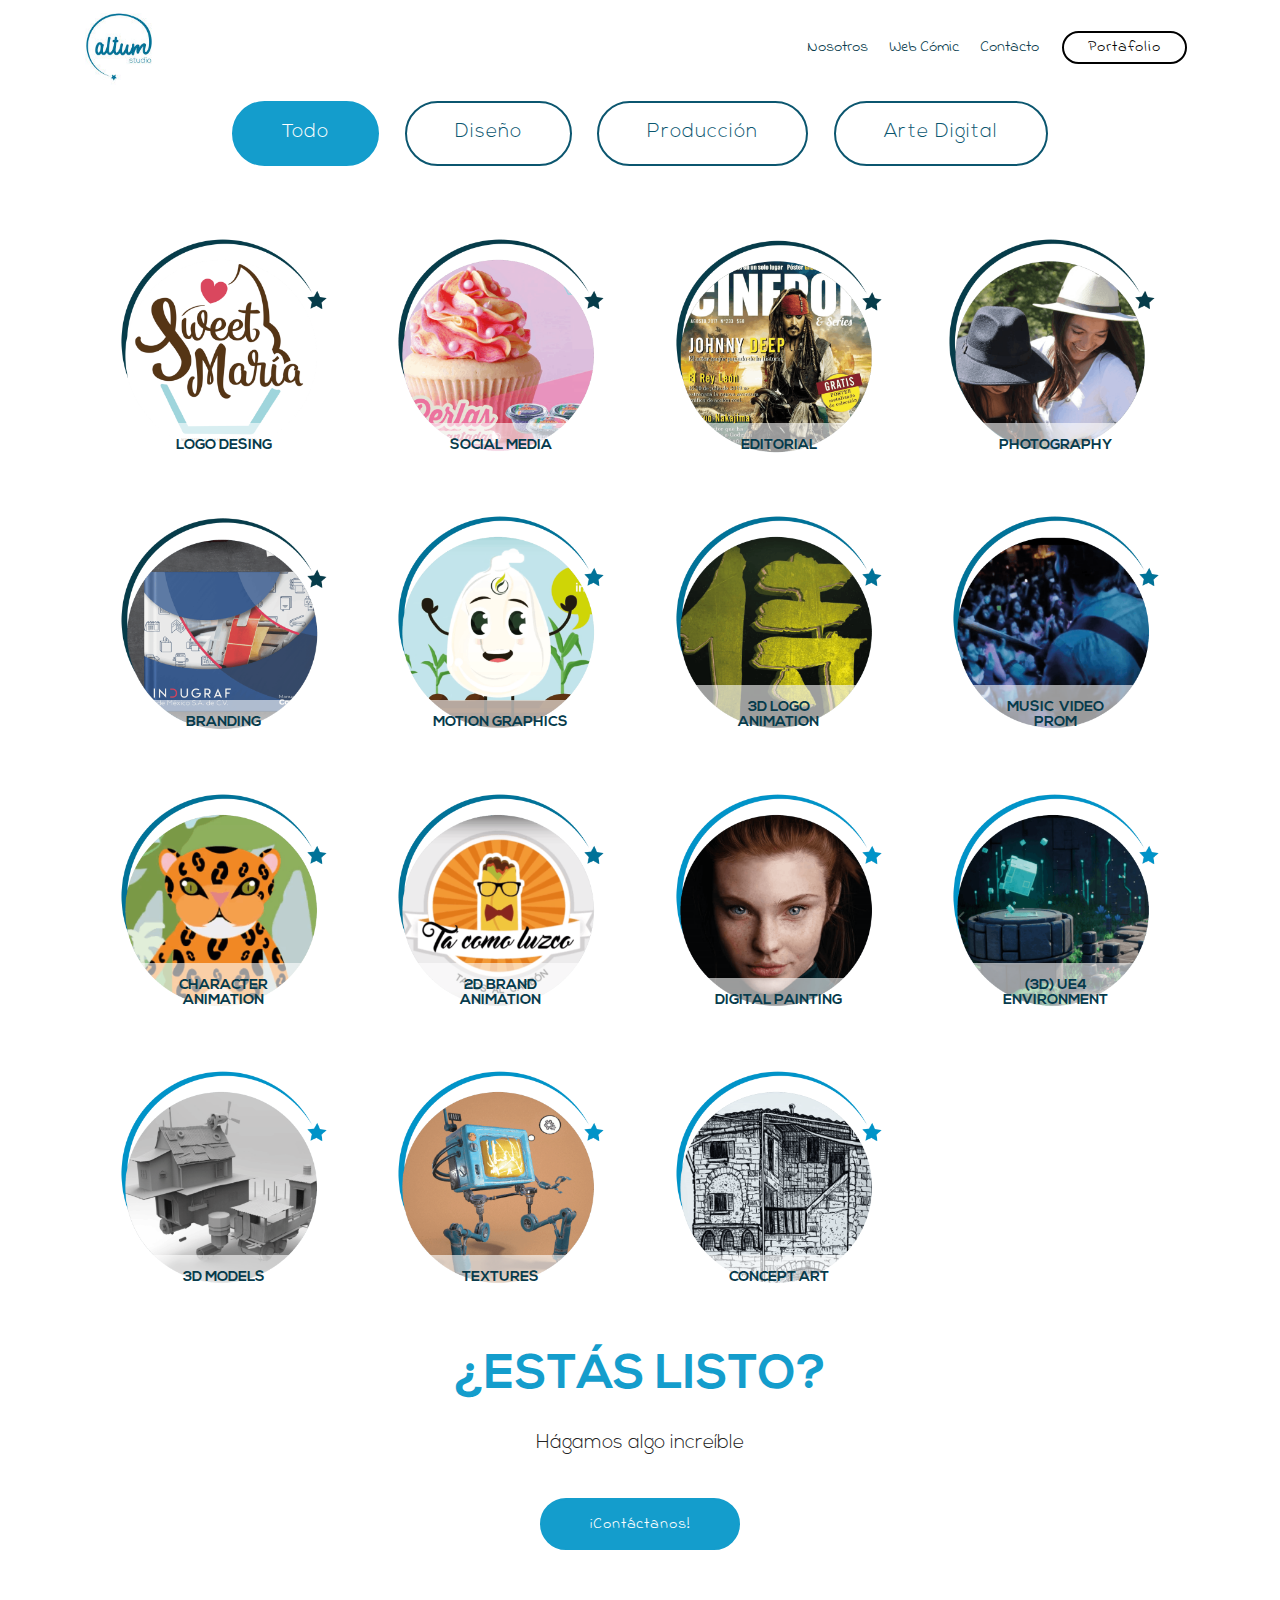
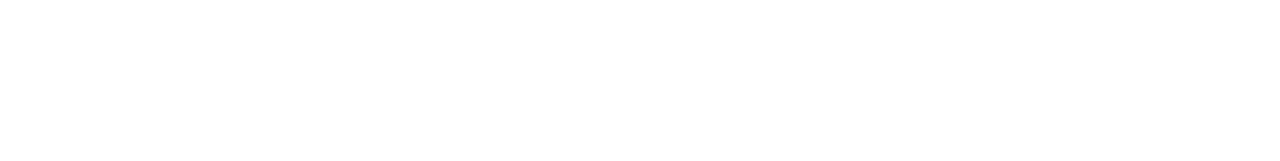
<file: page4.html>
<!DOCTYPE html>
<html  >
<head>
  <!-- Site made with Mobirise Website Builder v4.9.7, https://mobirise.com -->
  <meta charset="UTF-8">
  <meta http-equiv="X-UA-Compatible" content="IE=edge">
  <meta name="generator" content="Mobirise v4.9.7, mobirise.com">
  <meta name="viewport" content="width=device-width, initial-scale=1, minimum-scale=1">
  <link rel="shortcut icon" href="assets/images/altum-logo-mesa-de-trabajo-1-128x128.png" type="image/x-icon">
  <meta name="description" content="Web Site Creator Description">
  
  <title>Portafolio</title>
  <link rel="stylesheet" href="assets/web/assets/mobirise-icons/mobirise-icons.css">
  <link rel="stylesheet" href="assets/tether/tether.min.css">
  <link rel="stylesheet" href="assets/bootstrap/css/bootstrap.min.css">
  <link rel="stylesheet" href="assets/bootstrap/css/bootstrap-grid.min.css">
  <link rel="stylesheet" href="assets/bootstrap/css/bootstrap-reboot.min.css">
  <link rel="stylesheet" href="assets/dropdown/css/style.css">
  <link rel="stylesheet" href="assets/socicon/css/styles.css">
  <link rel="stylesheet" href="assets/theme/css/style.css">
  <link rel="stylesheet" href="assets/gallery/style.css">
  <link href="assets/fonts/style.css" rel="stylesheet">
  <link rel="stylesheet" href="assets/mobirise/css/mbr-additional.css" type="text/css">
  
  
  
</head>
<body>
  <section class="menu cid-qTkzRZLJNu" once="menu" id="menu1-r">

    

    <nav class="navbar navbar-expand beta-menu navbar-dropdown align-items-center navbar-fixed-top navbar-toggleable-sm">
        <button class="navbar-toggler navbar-toggler-right" type="button" data-toggle="collapse" data-target="#navbarSupportedContent" aria-controls="navbarSupportedContent" aria-expanded="false" aria-label="Toggle navigation">
            <div class="hamburger">
                <span></span>
                <span></span>
                <span></span>
                <span></span>
            </div>
        </button>
        <div class="menu-logo">
            <div class="navbar-brand">
                <span class="navbar-logo">
                    <a href="index.html">
                         <img src="assets/images/logo-mesa-de-trabajo-1-122x122.jpg" alt="Mobirise" title="" style="height: 4.9rem;">
                    </a>
                </span>
                
            </div>
        </div>
        <div class="collapse navbar-collapse" id="navbarSupportedContent">
            <ul class="navbar-nav nav-dropdown" data-app-modern-menu="true"><li class="nav-item">
                    <a class="nav-link link text-warning display-4" href="index.html">
                        
                        Nosotros</a>
                </li>
                <li class="nav-item"><a class="nav-link link text-warning display-4" href="page1.html">Web Cómic</a></li><li class="nav-item"><a class="nav-link link text-warning display-4" href="page2.html">
                        
                        Contacto</a></li></ul>
            <div class="navbar-buttons mbr-section-btn"><a class="btn btn-sm btn-warning-outline display-4" href="page4.html">
                    
                    Portafolio</a></div>
        </div>
    </nav>
</section>

<section class="engine"><a href="https://mobirise.info/w">free html5 templates</a></section><section class="mbr-gallery mbr-slider-carousel cid-rqj6S9swZ3" id="gallery2-x">

    

    <div class="container">
        <div><!-- Filter --><div class="mbr-gallery-filter container gallery-filter-active"><ul buttons="0"><li class="mbr-gallery-filter-all"><a class="btn btn-md btn-primary-outline active display-7" href="">Todo</a></li></ul></div><!-- Gallery --><div class="mbr-gallery-row"><div class="mbr-gallery-layout-default"><div><div><div class="mbr-gallery-item mbr-gallery-item--p2" data-video-url="false" data-tags="Diseño"><div href="#lb-gallery2-x" data-slide-to="0" data-toggle="modal"><img src="assets/images/1-2000x2000-800x800.png" alt="" title=""><span class="icon-focus"></span><span class="mbr-gallery-title mbr-fonts-style display-2">LOGO
DESING</span></div></div><div class="mbr-gallery-item mbr-gallery-item--p2" data-video-url="false" data-tags="Diseño"><div href="#lb-gallery2-x" data-slide-to="1" data-toggle="modal"><img src="assets/images/2-2000x1999-800x800.png" alt="" title=""><span class="icon-focus"></span><span class="mbr-gallery-title mbr-fonts-style display-2">SOCIAL MEDIA</span></div></div><div class="mbr-gallery-item mbr-gallery-item--p2" data-video-url="false" data-tags="Diseño"><div href="#lb-gallery2-x" data-slide-to="2" data-toggle="modal"><img src="assets/images/3-2000x2000-800x800.png" alt="" title=""><span class="icon-focus"></span><span class="mbr-gallery-title mbr-fonts-style display-2">EDITORIAL
<br></span></div></div><div class="mbr-gallery-item mbr-gallery-item--p2" data-video-url="false" data-tags="Diseño"><div href="#lb-gallery2-x" data-slide-to="3" data-toggle="modal"><img src="assets/images/4-2000x1999-800x800.png" alt="" title=""><span class="icon-focus"></span><span class="mbr-gallery-title mbr-fonts-style display-2">PHOTOGRAPHY</span></div></div><div class="mbr-gallery-item mbr-gallery-item--p2" data-video-url="false" data-tags="Diseño"><div href="#lb-gallery2-x" data-slide-to="4" data-toggle="modal"><img src="assets/images/5-2000x1999-800x800.png" alt="" title=""><span class="icon-focus"></span><span class="mbr-gallery-title mbr-fonts-style display-2">BRANDING</span></div></div><div class="mbr-gallery-item mbr-gallery-item--p2" data-video-url="false" data-tags="Producción "><div href="#lb-gallery2-x" data-slide-to="5" data-toggle="modal"><img src="assets/images/6-2000x2000-800x800.png" alt="" title=""><span class="icon-focus"></span><span class="mbr-gallery-title mbr-fonts-style display-2">MOTION GRAPHICS</span></div></div><div class="mbr-gallery-item mbr-gallery-item--p2" data-video-url="false" data-tags="Producción "><div href="#lb-gallery2-x" data-slide-to="6" data-toggle="modal"><img src="assets/images/7-2000x1999-800x800.png" alt="" title=""><span class="icon-focus"></span><span class="mbr-gallery-title mbr-fonts-style display-2">3D LOGO
<br>ANIMATION</span></div></div><div class="mbr-gallery-item mbr-gallery-item--p2" data-video-url="false" data-tags="Producción "><div href="#lb-gallery2-x" data-slide-to="7" data-toggle="modal"><img src="assets/images/8-2000x2000-800x800.png" alt="" title=""><span class="icon-focus"></span><span class="mbr-gallery-title mbr-fonts-style display-2">MUSIC &nbsp;VIDEO
<br>PROM</span></div></div><div class="mbr-gallery-item mbr-gallery-item--p2" data-video-url="false" data-tags="Producción "><div href="#lb-gallery2-x" data-slide-to="8" data-toggle="modal"><img src="assets/images/9-2000x1999-800x800.png" alt="" title=""><span class="icon-focus"></span><span class="mbr-gallery-title mbr-fonts-style display-2">CHARACTER
<br>ANIMATION</span></div></div><div class="mbr-gallery-item mbr-gallery-item--p2" data-video-url="false" data-tags="Producción "><div href="#lb-gallery2-x" data-slide-to="9" data-toggle="modal"><img src="assets/images/10-2000x1999-800x800.png" alt="" title=""><span class="icon-focus"></span><span class="mbr-gallery-title mbr-fonts-style display-2">2D BRAND <br>ANIMATION</span></div></div><div class="mbr-gallery-item mbr-gallery-item--p2" data-video-url="false" data-tags="Arte Digital"><div href="#lb-gallery2-x" data-slide-to="10" data-toggle="modal"><img src="assets/images/11-2000x2001-800x800.png" alt="" title=""><span class="icon-focus"></span><span class="mbr-gallery-title mbr-fonts-style display-2">DIGITAL PAINTING</span></div></div><div class="mbr-gallery-item mbr-gallery-item--p2" data-video-url="false" data-tags="Arte Digital"><div href="#lb-gallery2-x" data-slide-to="11" data-toggle="modal"><img src="assets/images/12-2000x2000-800x800.png" alt="" title=""><span class="icon-focus"></span><span class="mbr-gallery-title mbr-fonts-style display-2">(3D) UE4 
<br>ENVIRONMENT</span></div></div><div class="mbr-gallery-item mbr-gallery-item--p2" data-video-url="false" data-tags="Arte Digital"><div href="#lb-gallery2-x" data-slide-to="12" data-toggle="modal"><img src="assets/images/13-2000x2001-800x800.png" alt="" title=""><span class="icon-focus"></span><span class="mbr-gallery-title mbr-fonts-style display-2">3D MODELS</span></div></div><div class="mbr-gallery-item mbr-gallery-item--p2" data-video-url="false" data-tags="Arte Digital"><div href="#lb-gallery2-x" data-slide-to="13" data-toggle="modal"><img src="assets/images/14-2000x2000-800x800.png" alt="" title=""><span class="icon-focus"></span><span class="mbr-gallery-title mbr-fonts-style display-2">TEXTURES</span></div></div><div class="mbr-gallery-item mbr-gallery-item--p2" data-video-url="false" data-tags="Arte Digital"><div href="#lb-gallery2-x" data-slide-to="14" data-toggle="modal"><img src="assets/images/15-2000x2000-800x800.png" alt="" title=""><span class="icon-focus"></span><span class="mbr-gallery-title mbr-fonts-style display-2">CONCEPT ART</span></div></div></div></div><div class="clearfix"></div></div></div><!-- Lightbox --><div data-app-prevent-settings="" class="mbr-slider modal fade carousel slide" tabindex="-1" data-keyboard="true" data-interval="false" id="lb-gallery2-x"><div class="modal-dialog"><div class="modal-content"><div class="modal-body"><ol class="carousel-indicators"><li data-app-prevent-settings="" data-target="#lb-gallery2-x" data-slide-to="0"></li><li data-app-prevent-settings="" data-target="#lb-gallery2-x" data-slide-to="1"></li><li data-app-prevent-settings="" data-target="#lb-gallery2-x" data-slide-to="2"></li><li data-app-prevent-settings="" data-target="#lb-gallery2-x" data-slide-to="3"></li><li data-app-prevent-settings="" data-target="#lb-gallery2-x" data-slide-to="4"></li><li data-app-prevent-settings="" data-target="#lb-gallery2-x" data-slide-to="5"></li><li data-app-prevent-settings="" data-target="#lb-gallery2-x" data-slide-to="6"></li><li data-app-prevent-settings="" data-target="#lb-gallery2-x" data-slide-to="7"></li><li data-app-prevent-settings="" data-target="#lb-gallery2-x" data-slide-to="8"></li><li data-app-prevent-settings="" data-target="#lb-gallery2-x" data-slide-to="9"></li><li data-app-prevent-settings="" data-target="#lb-gallery2-x" data-slide-to="10"></li><li data-app-prevent-settings="" data-target="#lb-gallery2-x" data-slide-to="11"></li><li data-app-prevent-settings="" data-target="#lb-gallery2-x" data-slide-to="12"></li><li data-app-prevent-settings="" data-target="#lb-gallery2-x" data-slide-to="13"></li><li data-app-prevent-settings="" data-target="#lb-gallery2-x" class=" active" data-slide-to="14"></li></ol><div class="carousel-inner"><div class="carousel-item"><img src="assets/images/1-2000x2000.png" alt="" title=""></div><div class="carousel-item"><img src="assets/images/2-2000x1999.png" alt="" title=""></div><div class="carousel-item"><img src="assets/images/3-2000x2000.png" alt="" title=""></div><div class="carousel-item"><img src="assets/images/4-2000x1999.png" alt="" title=""></div><div class="carousel-item"><img src="assets/images/5-2000x1999.png" alt="" title=""></div><div class="carousel-item"><img src="assets/images/6-2000x2000.png" alt="" title=""></div><div class="carousel-item"><img src="assets/images/7-2000x1999.png" alt="" title=""></div><div class="carousel-item"><img src="assets/images/8-2000x2000.png" alt="" title=""></div><div class="carousel-item"><img src="assets/images/9-2000x1999.png" alt="" title=""></div><div class="carousel-item"><img src="assets/images/10-2000x1999.png" alt="" title=""></div><div class="carousel-item"><img src="assets/images/11-2000x2001.png" alt="" title=""></div><div class="carousel-item"><img src="assets/images/12-2000x2000.png" alt="" title=""></div><div class="carousel-item"><img src="assets/images/13-2000x2001.png" alt="" title=""></div><div class="carousel-item"><img src="assets/images/14-2000x2000.png" alt="" title=""></div><div class="carousel-item active"><img src="assets/images/15-2000x2000.png" alt="" title=""></div></div><a class="carousel-control carousel-control-prev" role="button" data-slide="prev" href="#lb-gallery2-x"><span class="mbri-left mbr-iconfont" aria-hidden="true"></span><span class="sr-only">Previous</span></a><a class="carousel-control carousel-control-next" role="button" data-slide="next" href="#lb-gallery2-x"><span class="mbri-right mbr-iconfont" aria-hidden="true"></span><span class="sr-only">Next</span></a><a class="close" href="#" role="button" data-dismiss="modal"><span class="sr-only">Close</span></a></div></div></div></div></div>
    </div>

</section>

<section class="header1 cid-rqjVwVW5Pi" id="header16-y">

    

    

    <div class="container">
        <div class="row justify-content-md-center">
            <div class="col-md-10 align-center">
                <h1 class="mbr-section-title mbr-bold pb-3 mbr-fonts-style display-2">
                    ¿ESTÁS LISTO?</h1>
                
                <p class="mbr-text pb-3 mbr-fonts-style display-7">Hágamos algo increíble</p>
                <div class="mbr-section-btn"><a class="btn btn-md btn-primary display-4" href="page2.html">¡Contáctanos!</a></div>
            </div>
        </div>
    </div>

</section>

<section once="footers" class="cid-rlMBdcOb75 mbr-reveal" id="footer7-s">

    

    

    <div class="container">
        <div class="media-container-row align-center mbr-white">
            <div class="row row-links">
                <ul class="foot-menu">
                    
                    
                    
                    
                    
                <li class="foot-menu-item mbr-fonts-style display-7"><a href="index.html" class="text-white">Nosotros</a></li><li class="foot-menu-item mbr-fonts-style display-7"><a href="page1.html" target="_blank" class="text-white">
                        Web Cómic</a></li><li class="foot-menu-item mbr-fonts-style display-7"><a href="page2.html" class="text-white">Contacto</a></li></ul>
            </div>
            <div class="row social-row">
                <div class="social-list align-right pb-2">
                    
                    
                    
                    
                    
                    
                <div class="soc-item">
                        <a href="https://twitter.com/">
                            <span class="mbr-iconfont mbr-iconfont-social socicon-twitter socicon"></span>
                        </a>
                    </div><div class="soc-item">
                        <a href="https://www.facebook.com/pages/Mobirise/1616226671953247" target="_blank">
                            <span class="socicon-facebook socicon mbr-iconfont mbr-iconfont-social"></span>
                        </a>
                    </div><div class="soc-item">
                        <a href="https://www.youtube.com/c/mobirise" target="_blank">
                            <span class="socicon-youtube socicon mbr-iconfont mbr-iconfont-social"></span>
                        </a>
                    </div><div class="soc-item">
                        <a href="https://instagram.com/mobirise" target="_blank">
                            <span class="socicon-instagram socicon mbr-iconfont mbr-iconfont-social"></span>
                        </a>
                    </div></div>
            </div>
            <div class="row row-copirayt">
                <p class="mbr-text mb-0 mbr-fonts-style mbr-white align-center display-4">
                    © Copyright 2019 Altum</p>
            </div>
        </div>
    </div>
</section>


  <script src="assets/web/assets/jquery/jquery.min.js"></script>
  <script src="assets/popper/popper.min.js"></script>
  <script src="assets/tether/tether.min.js"></script>
  <script src="assets/bootstrap/js/bootstrap.min.js"></script>
  <script src="assets/smoothscroll/smooth-scroll.js"></script>
  <script src="assets/dropdown/js/script.min.js"></script>
  <script src="assets/masonry/masonry.pkgd.min.js"></script>
  <script src="assets/imagesloaded/imagesloaded.pkgd.min.js"></script>
  <script src="assets/bootstrapcarouselswipe/bootstrap-carousel-swipe.js"></script>
  <script src="assets/vimeoplayer/jquery.mb.vimeo_player.js"></script>
  <script src="assets/touchswipe/jquery.touch-swipe.min.js"></script>
  <script src="assets/theme/js/script.js"></script>
  <script src="assets/gallery/player.min.js"></script>
  <script src="assets/gallery/script.js"></script>
  <script src="assets/slidervideo/script.js"></script>
  
  
</body>
</html>
</file>
<file: assets/web/assets/mobirise-icons/mobirise-icons.css>
@font-face {
  font-family: 'MobiriseIcons';
  src:  url('mobirise-icons.eot?spat4u');
  src:  url('mobirise-icons.eot?spat4u#iefix') format('embedded-opentype'),
    url('mobirise-icons.ttf?spat4u') format('truetype'),
    url('mobirise-icons.woff?spat4u') format('woff'),
    url('mobirise-icons.svg?spat4u#MobiriseIcons') format('svg');
  font-weight: normal;
  font-style: normal;
}

[class^="mbri-"], [class*=" mbri-"] {
  /* use !important to prevent issues with browser extensions that change fonts */
  font-family: MobiriseIcons !important;
  speak: none;
  font-style: normal;
  font-weight: normal;
  font-variant: normal;
  text-transform: none;
  line-height: 1;

  /* Better Font Rendering =========== */
  -webkit-font-smoothing: antialiased;
  -moz-osx-font-smoothing: grayscale;
}

.mbri-add-submenu:before {
  content: "\e900";
}
.mbri-alert:before {
  content: "\e901";
}
.mbri-align-center:before {
  content: "\e902";
}
.mbri-align-justify:before {
  content: "\e903";
}
.mbri-align-left:before {
  content: "\e904";
}
.mbri-align-right:before {
  content: "\e905";
}
.mbri-android:before {
  content: "\e906";
}
.mbri-apple:before {
  content: "\e907";
}
.mbri-arrow-down:before {
  content: "\e908";
}
.mbri-arrow-next:before {
  content: "\e909";
}
.mbri-arrow-prev:before {
  content: "\e90a";
}
.mbri-arrow-up:before {
  content: "\e90b";
}
.mbri-bold:before {
  content: "\e90c";
}
.mbri-bookmark:before {
  content: "\e90d";
}
.mbri-bootstrap:before {
  content: "\e90e";
}
.mbri-briefcase:before {
  content: "\e90f";
}
.mbri-browse:before {
  content: "\e910";
}
.mbri-bulleted-list:before {
  content: "\e911";
}
.mbri-calendar:before {
  content: "\e912";
}
.mbri-camera:before {
  content: "\e913";
}
.mbri-cart-add:before {
  content: "\e914";
}
.mbri-cart-full:before {
  content: "\e915";
}
.mbri-cash:before {
  content: "\e916";
}
.mbri-change-style:before {
  content: "\e917";
}
.mbri-chat:before {
  content: "\e918";
}
.mbri-clock:before {
  content: "\e919";
}
.mbri-close:before {
  content: "\e91a";
}
.mbri-cloud:before {
  content: "\e91b";
}
.mbri-code:before {
  content: "\e91c";
}
.mbri-contact-form:before {
  content: "\e91d";
}
.mbri-credit-card:before {
  content: "\e91e";
}
.mbri-cursor-click:before {
  content: "\e91f";
}
.mbri-cust-feedback:before {
  content: "\e920";
}
.mbri-database:before {
  content: "\e921";
}
.mbri-delivery:before {
  content: "\e922";
}
.mbri-desktop:before {
  content: "\e923";
}
.mbri-devices:before {
  content: "\e924";
}
.mbri-down:before {
  content: "\e925";
}
.mbri-download:before {
  content: "\e989";
}
.mbri-drag-n-drop:before {
  content: "\e927";
}
.mbri-drag-n-drop2:before {
  content: "\e928";
}
.mbri-edit:before {
  content: "\e929";
}
.mbri-edit2:before {
  content: "\e92a";
}
.mbri-error:before {
  content: "\e92b";
}
.mbri-extension:before {
  content: "\e92c";
}
.mbri-features:before {
  content: "\e92d";
}
.mbri-file:before {
  content: "\e92e";
}
.mbri-flag:before {
  content: "\e92f";
}
.mbri-folder:before {
  content: "\e930";
}
.mbri-gift:before {
  content: "\e931";
}
.mbri-github:before {
  content: "\e932";
}
.mbri-globe:before {
  content: "\e933";
}
.mbri-globe-2:before {
  content: "\e934";
}
.mbri-growing-chart:before {
  content: "\e935";
}
.mbri-hearth:before {
  content: "\e936";
}
.mbri-help:before {
  content: "\e937";
}
.mbri-home:before {
  content: "\e938";
}
.mbri-hot-cup:before {
  content: "\e939";
}
.mbri-idea:before {
  content: "\e93a";
}
.mbri-image-gallery:before {
  content: "\e93b";
}
.mbri-image-slider:before {
  content: "\e93c";
}
.mbri-info:before {
  content: "\e93d";
}
.mbri-italic:before {
  content: "\e93e";
}
.mbri-key:before {
  content: "\e93f";
}
.mbri-laptop:before {
  content: "\e940";
}
.mbri-layers:before {
  content: "\e941";
}
.mbri-left-right:before {
  content: "\e942";
}
.mbri-left:before {
  content: "\e943";
}
.mbri-letter:before {
  content: "\e944";
}
.mbri-like:before {
  content: "\e945";
}
.mbri-link:before {
  content: "\e946";
}
.mbri-lock:before {
  content: "\e947";
}
.mbri-login:before {
  content: "\e948";
}
.mbri-logout:before {
  content: "\e949";
}
.mbri-magic-stick:before {
  content: "\e94a";
}
.mbri-map-pin:before {
  content: "\e94b";
}
.mbri-menu:before {
  content: "\e94c";
}
.mbri-mobile:before {
  content: "\e94d";
}
.mbri-mobile2:before {
  content: "\e94e";
}
.mbri-mobirise:before {
  content: "\e94f";
}
.mbri-more-horizontal:before {
  content: "\e950";
}
.mbri-more-vertical:before {
  content: "\e951";
}
.mbri-music:before {
  content: "\e952";
}
.mbri-new-file:before {
  content: "\e953";
}
.mbri-numbered-list:before {
  content: "\e954";
}
.mbri-opened-folder:before {
  content: "\e955";
}
.mbri-pages:before {
  content: "\e956";
}
.mbri-paper-plane:before {
  content: "\e957";
}
.mbri-paperclip:before {
  content: "\e958";
}
.mbri-photo:before {
  content: "\e959";
}
.mbri-photos:before {
  content: "\e95a";
}
.mbri-pin:before {
  content: "\e95b";
}
.mbri-play:before {
  content: "\e95c";
}
.mbri-plus:before {
  content: "\e95d";
}
.mbri-preview:before {
  content: "\e95e";
}
.mbri-print:before {
  content: "\e95f";
}
.mbri-protect:before {
  content: "\e960";
}
.mbri-question:before {
  content: "\e961";
}
.mbri-quote-left:before {
  content: "\e962";
}
.mbri-quote-right:before {
  content: "\e963";
}
.mbri-refresh:before {
  content: "\e964";
}
.mbri-responsive:before {
  content: "\e965";
}
.mbri-right:before {
  content: "\e966";
}
.mbri-rocket:before {
  content: "\e967";
}
.mbri-sad-face:before {
  content: "\e968";
}
.mbri-sale:before {
  content: "\e969";
}
.mbri-save:before {
  content: "\e96a";
}
.mbri-search:before {
  content: "\e96b";
}
.mbri-setting:before {
  content: "\e96c";
}
.mbri-setting2:before {
  content: "\e96d";
}
.mbri-setting3:before {
  content: "\e96e";
}
.mbri-share:before {
  content: "\e96f";
}
.mbri-shopping-bag:before {
  content: "\e970";
}
.mbri-shopping-basket:before {
  content: "\e971";
}
.mbri-shopping-cart:before {
  content: "\e972";
}
.mbri-sites:before {
  content: "\e973";
}
.mbri-smile-face:before {
  content: "\e974";
}
.mbri-speed:before {
  content: "\e975";
}
.mbri-star:before {
  content: "\e976";
}
.mbri-success:before {
  content: "\e977";
}
.mbri-sun:before {
  content: "\e978";
}
.mbri-sun2:before {
  content: "\e979";
}
.mbri-tablet:before {
  content: "\e97a";
}
.mbri-tablet-vertical:before {
  content: "\e97b";
}
.mbri-target:before {
  content: "\e97c";
}
.mbri-timer:before {
  content: "\e97d";
}
.mbri-to-ftp:before {
  content: "\e97e";
}
.mbri-to-local-drive:before {
  content: "\e97f";
}
.mbri-touch-swipe:before {
  content: "\e980";
}
.mbri-touch:before {
  content: "\e981";
}
.mbri-trash:before {
  content: "\e982";
}
.mbri-underline:before {
  content: "\e983";
}
.mbri-unlink:before {
  content: "\e984";
}
.mbri-unlock:before {
  content: "\e985";
}
.mbri-up-down:before {
  content: "\e986";
}
.mbri-up:before {
  content: "\e987";
}
.mbri-update:before {
  content: "\e988";
}
.mbri-upload:before {
 content: "\e926"; 
}
.mbri-user:before {
  content: "\e98a";
}
.mbri-user2:before {
  content: "\e98b";
}
.mbri-users:before {
  content: "\e98c";
}
.mbri-video:before {
  content: "\e98d";
}
.mbri-video-play:before {
  content: "\e98e";
}
.mbri-watch:before {
  content: "\e98f";
}
.mbri-website-theme:before {
  content: "\e990";
}
.mbri-wifi:before {
  content: "\e991";
}
.mbri-windows:before {
  content: "\e992";
}
.mbri-zoom-out:before {
  content: "\e993";
}
.mbri-redo:before {
  content: "\e994";
}
.mbri-undo:before {
  content: "\e995";
}
</file>
<file: assets/dropdown/css/style.css>
.navbar-dropdown {
  left: 0;
  padding: 0;
  position: absolute;
  right: 0;
  top: 0;
  transition: all 0.45s ease;
  z-index: 1030;
  background: #282828; }
  .navbar-dropdown .navbar-logo {
    margin-right: 0.8rem;
    transition: margin 0.3s ease-in-out;
    vertical-align: middle; }
    .navbar-dropdown .navbar-logo img {
      height: 3.125rem;
      transition: all 0.3s ease-in-out; }
    .navbar-dropdown .navbar-logo.mbr-iconfont {
      font-size: 3.125rem;
      line-height: 3.125rem; }
  .navbar-dropdown .navbar-caption {
    font-weight: 700;
    white-space: normal;
    vertical-align: -4px;
    line-height: 3.125rem !important; }
    .navbar-dropdown .navbar-caption, .navbar-dropdown .navbar-caption:hover {
      color: inherit;
      text-decoration: none; }
  .navbar-dropdown .mbr-iconfont + .navbar-caption {
    vertical-align: -1px; }
  .navbar-dropdown.navbar-fixed-top {
    position: fixed; }
  .navbar-dropdown .navbar-brand span {
    vertical-align: -4px; }
  .navbar-dropdown.bg-color.transparent {
    background: none; }
  .navbar-dropdown.navbar-short .navbar-brand {
    padding: 0.625rem 0; }
    .navbar-dropdown.navbar-short .navbar-brand span {
      vertical-align: -1px; }
  .navbar-dropdown.navbar-short .navbar-caption {
    line-height: 2.375rem !important;
    vertical-align: -2px; }
  .navbar-dropdown.navbar-short .navbar-logo {
    margin-right: 0.5rem; }
    .navbar-dropdown.navbar-short .navbar-logo img {
      height: 2.375rem; }
    .navbar-dropdown.navbar-short .navbar-logo.mbr-iconfont {
      font-size: 2.375rem;
      line-height: 2.375rem; }
  .navbar-dropdown.navbar-short .mbr-table-cell {
    height: 3.625rem; }
  .navbar-dropdown .navbar-close {
    left: 0.6875rem;
    position: fixed;
    top: 0.75rem;
    z-index: 1000; }
  .navbar-dropdown .hamburger-icon {
    content: "";
    display: inline-block;
    vertical-align: middle;
    width: 16px;
    -webkit-box-shadow: 0 -6px 0 1px #282828,0 0 0 1px #282828,0 6px 0 1px #282828;
    -moz-box-shadow: 0 -6px 0 1px #282828,0 0 0 1px #282828,0 6px 0 1px #282828;
    box-shadow: 0 -6px 0 1px #282828,0 0 0 1px #282828,0 6px 0 1px #282828; }

.dropdown-menu .dropdown-toggle[data-toggle="dropdown-submenu"]::after {
  border-bottom: 0.35em solid transparent;
  border-left: 0.35em solid;
  border-right: 0;
  border-top: 0.35em solid transparent;
  margin-left: 0.3rem; }

.dropdown-menu .dropdown-item:focus {
  outline: 0; }

.nav-dropdown {
  font-size: 0.75rem;
  font-weight: 500;
  height: auto !important; }
  .nav-dropdown .nav-btn {
    padding-left: 1rem; }
  .nav-dropdown .link {
    margin: .667em 1.667em;
    font-weight: 500;
    padding: 0;
    transition: color .2s ease-in-out; }
    .nav-dropdown .link.dropdown-toggle {
      margin-right: 2.583em; }
      .nav-dropdown .link.dropdown-toggle::after {
        margin-left: .25rem;
        border-top: 0.35em solid;
        border-right: 0.35em solid transparent;
        border-left: 0.35em solid transparent;
        border-bottom: 0; }
      .nav-dropdown .link.dropdown-toggle[aria-expanded="true"] {
        margin: 0;
        padding: 0.667em 3.263em  0.667em 1.667em; }
  .nav-dropdown .link::after,
  .nav-dropdown .dropdown-item::after {
    color: inherit; }
  .nav-dropdown .btn {
    font-size: 0.75rem;
    font-weight: 700;
    letter-spacing: 0;
    margin-bottom: 0;
    padding-left: 1.25rem;
    padding-right: 1.25rem; }
  .nav-dropdown .dropdown-menu {
    border-radius: 0;
    border: 0;
    left: 0;
    margin: 0;
    padding-bottom: 1.25rem;
    padding-top: 1.25rem;
    position: relative; }
  .nav-dropdown .dropdown-submenu {
    margin-left: 0.125rem;
    top: 0; }
  .nav-dropdown .dropdown-item {
    font-weight: 500;
    line-height: 2;
    padding: 0.3846em 4.615em 0.3846em 1.5385em;
    position: relative;
    transition: color .2s ease-in-out, background-color .2s ease-in-out; }
    .nav-dropdown .dropdown-item::after {
      margin-top: -0.3077em;
      position: absolute;
      right: 1.1538em;
      top: 50%; }
    .nav-dropdown .dropdown-item:focus, .nav-dropdown .dropdown-item:hover {
      background: none; }

@media (max-width: 767px) {
  .nav-dropdown.navbar-toggleable-sm {
    bottom: 0;
    display: none;
    left: 0;
    overflow-x: hidden;
    position: fixed;
    top: 0;
    transform: translateX(-100%);
    -ms-transform: translateX(-100%);
    -webkit-transform: translateX(-100%);
    width: 18.75rem;
    z-index: 999; } }
.nav-dropdown.navbar-toggleable-xl {
  bottom: 0;
  display: none;
  left: 0;
  overflow-x: hidden;
  position: fixed;
  top: 0;
  transform: translateX(-100%);
  -ms-transform: translateX(-100%);
  -webkit-transform: translateX(-100%);
  width: 18.75rem;
  z-index: 999; }

.nav-dropdown-sm {
  display: block !important;
  overflow-x: hidden;
  overflow: auto;
  padding-top: 3.875rem; }
  .nav-dropdown-sm::after {
    content: "";
    display: block;
    height: 3rem;
    width: 100%; }
  .nav-dropdown-sm.collapse.in ~ .navbar-close {
    display: block !important; }
  .nav-dropdown-sm.collapsing, .nav-dropdown-sm.collapse.in {
    transform: translateX(0);
    -ms-transform: translateX(0);
    -webkit-transform: translateX(0);
    transition: all 0.25s ease-out;
    -webkit-transition: all 0.25s ease-out;
    background: #282828; }
  .nav-dropdown-sm.collapsing[aria-expanded="false"] {
    transform: translateX(-100%);
    -ms-transform: translateX(-100%);
    -webkit-transform: translateX(-100%); }
  .nav-dropdown-sm .nav-item {
    display: block;
    margin-left: 0 !important;
    padding-left: 0; }
  .nav-dropdown-sm .link,
  .nav-dropdown-sm .dropdown-item {
    border-top: 1px dotted rgba(255, 255, 255, 0.1);
    font-size: 0.8125rem;
    line-height: 1.6;
    margin: 0 !important;
    padding: 0.875rem 2.4rem 0.875rem 1.5625rem !important;
    position: relative;
    white-space: normal; }
    .nav-dropdown-sm .link:focus, .nav-dropdown-sm .link:hover,
    .nav-dropdown-sm .dropdown-item:focus,
    .nav-dropdown-sm .dropdown-item:hover {
      background: rgba(0, 0, 0, 0.2) !important;
      color: #c0a375; }
  .nav-dropdown-sm .nav-btn {
    position: relative;
    padding: 1.5625rem 1.5625rem 0 1.5625rem; }
    .nav-dropdown-sm .nav-btn::before {
      border-top: 1px dotted rgba(255, 255, 255, 0.1);
      content: "";
      left: 0;
      position: absolute;
      top: 0;
      width: 100%; }
    .nav-dropdown-sm .nav-btn + .nav-btn {
      padding-top: 0.625rem; }
      .nav-dropdown-sm .nav-btn + .nav-btn::before {
        display: none; }
  .nav-dropdown-sm .btn {
    padding: 0.625rem 0; }
  .nav-dropdown-sm .dropdown-toggle[data-toggle="dropdown-submenu"]::after {
    margin-left: .25rem;
    border-top: 0.35em solid;
    border-right: 0.35em solid transparent;
    border-left: 0.35em solid transparent;
    border-bottom: 0; }
  .nav-dropdown-sm .dropdown-toggle[data-toggle="dropdown-submenu"][aria-expanded="true"]::after {
    border-top: 0;
    border-right: 0.35em solid transparent;
    border-left: 0.35em solid transparent;
    border-bottom: 0.35em solid; }
  .nav-dropdown-sm .dropdown-menu {
    margin: 0;
    padding: 0;
    position: relative;
    top: 0;
    left: 0;
    width: 100%;
    border: 0;
    float: none;
    border-radius: 0;
    background: none; }
  .nav-dropdown-sm .dropdown-submenu {
    left: 100%;
    margin-left: 0.125rem;
    margin-top: -1.25rem;
    top: 0; }

.navbar-toggleable-sm .nav-dropdown .dropdown-menu {
  position: absolute; }

.navbar-toggleable-sm .nav-dropdown .dropdown-submenu {
  left: 100%;
  margin-left: 0.125rem;
  margin-top: -1.25rem;
  top: 0; }

.navbar-toggleable-sm.opened .nav-dropdown .dropdown-menu {
  position: relative; }

.navbar-toggleable-sm.opened .nav-dropdown .dropdown-submenu {
  left: 0;
  margin-left: 00rem;
  margin-top: 0rem;
  top: 0; }

.is-builder .nav-dropdown.collapsing {
  transition: none !important; }

/*# sourceMappingURL=style.css.map */
</file>
<file: assets/socicon/css/styles.css>
@charset "UTF-8";

@font-face {
  font-family: "socicon";
  src:url("../fonts/socicon.eot");
  src:url("../fonts/socicon.eot?#iefix") format("embedded-opentype"),
    url("../fonts/socicon.woff") format("woff"),
    url("../fonts/socicon.ttf") format("truetype"),
    url("../fonts/socicon.svg#socicon") format("svg");
  font-weight: normal;
  font-style: normal;

}

[data-icon]:before {
  font-family: "socicon" !important;
  content: attr(data-icon);
  font-style: normal !important;
  font-weight: normal !important;
  font-variant: normal !important;
  text-transform: none !important;
  speak: none;
  line-height: 1;
  -webkit-font-smoothing: antialiased;
  -moz-osx-font-smoothing: grayscale;
}

[class^="socicon-"]:before,
[class*=" socicon-"]:before {
  font-family: "socicon" !important;
  font-style: normal !important;
  font-weight: normal !important;
  font-variant: normal !important;
  text-transform: none !important;
  speak: none;
  line-height: 1;
  -webkit-font-smoothing: antialiased;
  -moz-osx-font-smoothing: grayscale;
}

.socicon-modelmayhem:before {
  content: "\e000";
}
.socicon-mixcloud:before {
  content: "\e001";
}
.socicon-drupal:before {
  content: "\e002";
}
.socicon-swarm:before {
  content: "\e003";
}
.socicon-istock:before {
  content: "\e004";
}
.socicon-yammer:before {
  content: "\e005";
}
.socicon-ello:before {
  content: "\e006";
}
.socicon-stackoverflow:before {
  content: "\e007";
}
.socicon-persona:before {
  content: "\e008";
}
.socicon-triplej:before {
  content: "\e009";
}
.socicon-houzz:before {
  content: "\e00a";
}
.socicon-rss:before {
  content: "\e00b";
}
.socicon-paypal:before {
  content: "\e00c";
}
.socicon-odnoklassniki:before {
  content: "\e00d";
}
.socicon-airbnb:before {
  content: "\e00e";
}
.socicon-periscope:before {
  content: "\e00f";
}
.socicon-outlook:before {
  content: "\e010";
}
.socicon-coderwall:before {
  content: "\e011";
}
.socicon-tripadvisor:before {
  content: "\e012";
}
.socicon-appnet:before {
  content: "\e013";
}
.socicon-goodreads:before {
  content: "\e014";
}
.socicon-tripit:before {
  content: "\e015";
}
.socicon-lanyrd:before {
  content: "\e016";
}
.socicon-slideshare:before {
  content: "\e017";
}
.socicon-buffer:before {
  content: "\e018";
}
.socicon-disqus:before {
  content: "\e019";
}
.socicon-vkontakte:before {
  content: "\e01a";
}
.socicon-whatsapp:before {
  content: "\e01b";
}
.socicon-patreon:before {
  content: "\e01c";
}
.socicon-storehouse:before {
  content: "\e01d";
}
.socicon-pocket:before {
  content: "\e01e";
}
.socicon-mail:before {
  content: "\e01f";
}
.socicon-blogger:before {
  content: "\e020";
}
.socicon-technorati:before {
  content: "\e021";
}
.socicon-reddit:before {
  content: "\e022";
}
.socicon-dribbble:before {
  content: "\e023";
}
.socicon-stumbleupon:before {
  content: "\e024";
}
.socicon-digg:before {
  content: "\e025";
}
.socicon-envato:before {
  content: "\e026";
}
.socicon-behance:before {
  content: "\e027";
}
.socicon-delicious:before {
  content: "\e028";
}
.socicon-deviantart:before {
  content: "\e029";
}
.socicon-forrst:before {
  content: "\e02a";
}
.socicon-play:before {
  content: "\e02b";
}
.socicon-zerply:before {
  content: "\e02c";
}
.socicon-wikipedia:before {
  content: "\e02d";
}
.socicon-apple:before {
  content: "\e02e";
}
.socicon-flattr:before {
  content: "\e02f";
}
.socicon-github:before {
  content: "\e030";
}
.socicon-renren:before {
  content: "\e031";
}
.socicon-friendfeed:before {
  content: "\e032";
}
.socicon-newsvine:before {
  content: "\e033";
}
.socicon-identica:before {
  content: "\e034";
}
.socicon-bebo:before {
  content: "\e035";
}
.socicon-zynga:before {
  content: "\e036";
}
.socicon-steam:before {
  content: "\e037";
}
.socicon-xbox:before {
  content: "\e038";
}
.socicon-windows:before {
  content: "\e039";
}
.socicon-qq:before {
  content: "\e03a";
}
.socicon-douban:before {
  content: "\e03b";
}
.socicon-meetup:before {
  content: "\e03c";
}
.socicon-playstation:before {
  content: "\e03d";
}
.socicon-android:before {
  content: "\e03e";
}
.socicon-snapchat:before {
  content: "\e03f";
}
.socicon-twitter:before {
  content: "\e040";
}
.socicon-facebook:before {
  content: "\e041";
}
.socicon-googleplus:before {
  content: "\e042";
}
.socicon-pinterest:before {
  content: "\e043";
}
.socicon-foursquare:before {
  content: "\e044";
}
.socicon-yahoo:before {
  content: "\e045";
}
.socicon-skype:before {
  content: "\e046";
}
.socicon-yelp:before {
  content: "\e047";
}
.socicon-feedburner:before {
  content: "\e048";
}
.socicon-linkedin:before {
  content: "\e049";
}
.socicon-viadeo:before {
  content: "\e04a";
}
.socicon-xing:before {
  content: "\e04b";
}
.socicon-myspace:before {
  content: "\e04c";
}
.socicon-soundcloud:before {
  content: "\e04d";
}
.socicon-spotify:before {
  content: "\e04e";
}
.socicon-grooveshark:before {
  content: "\e04f";
}
.socicon-lastfm:before {
  content: "\e050";
}
.socicon-youtube:before {
  content: "\e051";
}
.socicon-vimeo:before {
  content: "\e052";
}
.socicon-dailymotion:before {
  content: "\e053";
}
.socicon-vine:before {
  content: "\e054";
}
.socicon-flickr:before {
  content: "\e055";
}
.socicon-500px:before {
  content: "\e056";
}
.socicon-wordpress:before {
  content: "\e058";
}
.socicon-tumblr:before {
  content: "\e059";
}
.socicon-twitch:before {
  content: "\e05a";
}
.socicon-8tracks:before {
  content: "\e05b";
}
.socicon-amazon:before {
  content: "\e05c";
}
.socicon-icq:before {
  content: "\e05d";
}
.socicon-smugmug:before {
  content: "\e05e";
}
.socicon-ravelry:before {
  content: "\e05f";
}
.socicon-weibo:before {
  content: "\e060";
}
.socicon-baidu:before {
  content: "\e061";
}
.socicon-angellist:before {
  content: "\e062";
}
.socicon-ebay:before {
  content: "\e063";
}
.socicon-imdb:before {
  content: "\e064";
}
.socicon-stayfriends:before {
  content: "\e065";
}
.socicon-residentadvisor:before {
  content: "\e066";
}
.socicon-google:before {
  content: "\e067";
}
.socicon-yandex:before {
  content: "\e068";
}
.socicon-sharethis:before {
  content: "\e069";
}
.socicon-bandcamp:before {
  content: "\e06a";
}
.socicon-itunes:before {
  content: "\e06b";
}
.socicon-deezer:before {
  content: "\e06c";
}
.socicon-telegram:before {
  content: "\e06e";
}
.socicon-openid:before {
  content: "\e06f";
}
.socicon-amplement:before {
  content: "\e070";
}
.socicon-viber:before {
  content: "\e071";
}
.socicon-zomato:before {
  content: "\e072";
}
.socicon-draugiem:before {
  content: "\e074";
}
.socicon-endomodo:before {
  content: "\e075";
}
.socicon-filmweb:before {
  content: "\e076";
}
.socicon-stackexchange:before {
  content: "\e077";
}
.socicon-wykop:before {
  content: "\e078";
}
.socicon-teamspeak:before {
  content: "\e079";
}
.socicon-teamviewer:before {
  content: "\e07a";
}
.socicon-ventrilo:before {
  content: "\e07b";
}
.socicon-younow:before {
  content: "\e07c";
}
.socicon-raidcall:before {
  content: "\e07d";
}
.socicon-mumble:before {
  content: "\e07e";
}
.socicon-medium:before {
  content: "\e06d";
}
.socicon-bebee:before {
  content: "\e07f";
}
.socicon-hitbox:before {
  content: "\e080";
}
.socicon-reverbnation:before {
  content: "\e081";
}
.socicon-formulr:before {
  content: "\e082";
}
.socicon-instagram:before {
  content: "\e057";
}
.socicon-battlenet:before {
  content: "\e083";
}
.socicon-chrome:before {
  content: "\e084";
}
.socicon-discord:before {
  content: "\e086";
}
.socicon-issuu:before {
  content: "\e087";
}
.socicon-macos:before {
  content: "\e088";
}
.socicon-firefox:before {
  content: "\e089";
}
.socicon-opera:before {
  content: "\e08d";
}
.socicon-keybase:before {
  content: "\e090";
}
.socicon-alliance:before {
  content: "\e091";
}
.socicon-livejournal:before {
  content: "\e092";
}
.socicon-googlephotos:before {
  content: "\e093";
}
.socicon-horde:before {
  content: "\e094";
}
.socicon-etsy:before {
  content: "\e095";
}
.socicon-zapier:before {
  content: "\e096";
}
.socicon-google-scholar:before {
  content: "\e097";
}
.socicon-researchgate:before {
  content: "\e098";
}
.socicon-wechat:before {
  content: "\e099";
}
.socicon-strava:before {
  content: "\e09a";
}
.socicon-line:before {
  content: "\e09b";
}
.socicon-lyft:before {
  content: "\e09c";
}
.socicon-uber:before {
  content: "\e09d";
}
.socicon-songkick:before {
  content: "\e09e";
}
.socicon-viewbug:before {
  content: "\e09f";
}
.socicon-googlegroups:before {
  content: "\e0a0";
}
.socicon-quora:before {
  content: "\e073";
}
.socicon-diablo:before {
  content: "\e085";
}
.socicon-blizzard:before {
  content: "\e0a1";
}
.socicon-hearthstone:before {
  content: "\e08b";
}
.socicon-heroes:before {
  content: "\e08a";
}
.socicon-overwatch:before {
  content: "\e08c";
}
.socicon-warcraft:before {
  content: "\e08e";
}
.socicon-starcraft:before {
  content: "\e08f";
}
.socicon-beam:before {
  content: "\e0a2";
}
.socicon-curse:before {
  content: "\e0a3";
}
.socicon-player:before {
  content: "\e0a4";
}
.socicon-streamjar:before {
  content: "\e0a5";
}
.socicon-nintendo:before {
  content: "\e0a6";
}
.socicon-hellocoton:before {
  content: "\e0a7";
}
</file>
<file: assets/theme/css/style.css>
/*!
 * Mobirise v4 theme (https://mobirise.com/)
 * Copyright 2017 Mobirise
 */
section {
  background-color: #eeeeee; }

section,
.container,
.container-fluid {
  position: relative;
  word-wrap: break-word; }

a.mbr-iconfont:hover {
  text-decoration: none; }

.article .lead p, .article .lead ul, .article .lead ol, .article .lead pre, .article .lead blockquote {
  margin-bottom: 0; }

a {
  font-style: normal;
  font-weight: 400;
  cursor: pointer; }
  a, a:hover {
    text-decoration: none; }

figure {
  margin-bottom: 0; }

body {
  color: #232323; }

h1, h2, h3, h4, h5, h6,
.h1, .h2, .h3, .h4, .h5, .h6,
.display-1, .display-2, .display-3, .display-4 {
  line-height: 1;
  word-break: break-word;
  word-wrap: break-word; }

b, strong {
  font-weight: bold; }

blockquote {
  padding: 10px 0 10px 20px;
  position: relative;
  border-left: 2px solid;
  border-color: #ff3366; }

input:-webkit-autofill, input:-webkit-autofill:hover, input:-webkit-autofill:focus, input:-webkit-autofill:active {
  transition-delay: 9999s;
  transition-property: background-color, color; }

textarea[type="hidden"] {
  display: none; }

body {
  position: relative; }

section {
  background-position: 50% 50%;
  background-repeat: no-repeat;
  background-size: cover; }
  section .mbr-background-video,
  section .mbr-background-video-preview {
    position: absolute;
    bottom: 0;
    left: 0;
    right: 0;
    top: 0; }

.hidden {
  visibility: hidden; }

.mbr-z-index20 {
  z-index: 20; }

/*! Base colors */
.mbr-white {
  color: #ffffff; }

.mbr-black {
  color: #000000; }

.mbr-bg-white {
  background-color: #ffffff; }

.mbr-bg-black {
  background-color: #000000; }

/*! Text-aligns */
.align-left {
  text-align: left; }

.align-center {
  text-align: center; }

.align-right {
  text-align: right; }

@media (max-width: 767px) {
  .align-left, .align-center, .align-right, .mbr-section-btn, .mbr-section-title {
    text-align: center; } }
/*! Font-weight  */
.mbr-light {
  font-weight: 300; }

.mbr-regular {
  font-weight: 400; }

.mbr-semibold {
  font-weight: 500; }

.mbr-bold {
  font-weight: 700; }

/*! Media  */
.media-size-item {
  -webkit-flex: 1 1 auto;
  -moz-flex: 1 1 auto;
  -ms-flex: 1 1 auto;
  -o-flex: 1 1 auto;
  flex: 1 1 auto; }

.media-content {
  -webkit-flex-basis: 100%;
  flex-basis: 100%; }

.media-container-row {
  display: -ms-flexbox;
  display: -webkit-flex;
  display: flex;
  -webkit-flex-direction: row;
  -ms-flex-direction: row;
  flex-direction: row;
  -webkit-flex-wrap: wrap;
  -ms-flex-wrap: wrap;
  flex-wrap: wrap;
  -webkit-justify-content: center;
  -ms-flex-pack: center;
  justify-content: center;
  -webkit-align-content: center;
  -ms-flex-line-pack: center;
  align-content: center;
  -webkit-align-items: start;
  -ms-flex-align: start;
  align-items: start; }
  .media-container-row .media-size-item {
    width: 400px; }

.media-container-column {
  display: -ms-flexbox;
  display: -webkit-flex;
  display: flex;
  -webkit-flex-direction: column;
  -ms-flex-direction: column;
  flex-direction: column;
  -webkit-flex-wrap: wrap;
  -ms-flex-wrap: wrap;
  flex-wrap: wrap;
  -webkit-justify-content: center;
  -ms-flex-pack: center;
  justify-content: center;
  -webkit-align-content: center;
  -ms-flex-line-pack: center;
  align-content: center;
  -webkit-align-items: stretch;
  -ms-flex-align: stretch;
  align-items: stretch; }
  .media-container-column > * {
    width: 100%; }

@media (min-width: 992px) {
  .media-container-row {
    -webkit-flex-wrap: nowrap;
    -ms-flex-wrap: nowrap;
    flex-wrap: nowrap; } }
figure {
  overflow: hidden; }

figure[mbr-media-size] {
  transition: width 0.1s; }

.mbr-figure img, .mbr-figure iframe {
  display: block;
  width: 100%; }

.card {
  background-color: transparent;
  border: none; }

.card-img {
  text-align: center;
  flex-shrink: 0;
  -webkit-flex-shrink: 0; }

.media {
  max-width: 100%;
  margin: 0 auto; }

.mbr-figure {
  -ms-flex-item-align: center;
  -ms-grid-row-align: center;
  -webkit-align-self: center;
  align-self: center; }

.media-container > div {
  max-width: 100%; }

.mbr-figure img, .card-img img {
  width: 100%; }

@media (max-width: 991px) {
  .media-size-item {
    width: auto !important; }

  .media {
    width: auto; }

  .mbr-figure {
    width: 100% !important; } }
/*! Buttons */
.mbr-section-btn {
  margin-left: -.25rem;
  margin-right: -.25rem;
  font-size: 0; }

nav .mbr-section-btn {
  margin-left: 0rem;
  margin-right: 0rem; }

/*! Btn icon margin */
.btn .mbr-iconfont, .btn.btn-sm .mbr-iconfont {
  cursor: pointer;
  margin-right: 0.5rem; }

.btn.btn-md .mbr-iconfont, .btn.btn-md .mbr-iconfont {
  margin-right: 0.8rem; }

.mbr-regular {
  font-weight: 400; }

.mbr-semibold {
  font-weight: 500; }

.mbr-bold {
  font-weight: 700; }

[type="submit"] {
  -webkit-appearance: none; }

/*! Full-screen */
.mbr-fullscreen .mbr-overlay {
  min-height: 100vh; }

.mbr-fullscreen {
  display: flex;
  display: -webkit-flex;
  display: -moz-flex;
  display: -ms-flex;
  display: -o-flex;
  align-items: center;
  -webkit-align-items: center;
  min-height: 100vh;
  padding-top: 3rem;
  padding-bottom: 3rem; }

/*! Map */
.map {
  height: 25rem;
  position: relative; }
  .map iframe {
    width: 100%;
    height: 100%; }

/* Form */
.form-asterisk {
  font-family: initial;
  position: absolute;
  top: -2px;
  font-weight: normal; }

/*! Scroll to top arrow */
.mbr-arrow-up {
  bottom: 25px;
  right: 90px;
  position: fixed;
  text-align: right;
  z-index: 5000;
  color: #ffffff;
  font-size: 32px;
  transform: rotate(180deg);
  -webkit-transform: rotate(180deg); }

.mbr-arrow-up a {
  background: rgba(0, 0, 0, 0.2);
  border-radius: 3px;
  color: #fff;
  display: inline-block;
  height: 60px;
  width: 60px;
  outline-style: none !important;
  position: relative;
  text-decoration: none;
  transition: all .3s ease-in-out;
  cursor: pointer;
  text-align: center; }
  .mbr-arrow-up a:hover {
    background-color: rgba(0, 0, 0, 0.4); }
  .mbr-arrow-up a i {
    line-height: 60px; }

.mbr-arrow-up-icon {
  display: block;
  color: #fff; }

.mbr-arrow-up-icon::before {
  content: "\203a";
  display: inline-block;
  font-family: serif;
  font-size: 32px;
  line-height: 1;
  font-style: normal;
  position: relative;
  top: 6px;
  left: -4px;
  -webkit-transform: rotate(-90deg);
  transform: rotate(-90deg); }

/*! Arrow Down */
.mbr-arrow {
  position: absolute;
  bottom: 45px;
  left: 50%;
  width: 60px;
  height: 60px;
  cursor: pointer;
  background-color: rgba(80, 80, 80, 0.5);
  border-radius: 50%;
  -webkit-transform: translateX(-50%);
  transform: translateX(-50%); }
  .mbr-arrow > a {
    display: inline-block;
    text-decoration: none;
    outline-style: none;
    -webkit-animation: arrowdown 1.7s ease-in-out infinite;
    animation: arrowdown 1.7s ease-in-out infinite; }
    .mbr-arrow > a > i {
      position: absolute;
      top: -2px;
      left: 15px;
      font-size: 2rem; }

@keyframes arrowdown {
  0% {
    transform: translateY(0px);
    -webkit-transform: translateY(0px); }
  50% {
    transform: translateY(-5px);
    -webkit-transform: translateY(-5px); }
  100% {
    transform: translateY(0px);
    -webkit-transform: translateY(0px); } }
@-webkit-keyframes arrowdown {
  0% {
    transform: translateY(0px);
    -webkit-transform: translateY(0px); }
  50% {
    transform: translateY(-5px);
    -webkit-transform: translateY(-5px); }
  100% {
    transform: translateY(0px);
    -webkit-transform: translateY(0px); } }
@media (max-width: 500px) {
  .mbr-arrow-up {
    left: 50%;
    right: auto;
    transform: translateX(-50%) rotate(180deg);
    -webkit-transform: translateX(-50%) rotate(180deg); } }
/*Gradients animation*/
@keyframes gradient-animation {
  from {
    background-position: 0% 100%;
    animation-timing-function: ease-in-out; }
  to {
    background-position: 100% 0%;
    animation-timing-function: ease-in-out; } }
@-webkit-keyframes gradient-animation {
  from {
    background-position: 0% 100%;
    animation-timing-function: ease-in-out; }
  to {
    background-position: 100% 0%;
    animation-timing-function: ease-in-out; } }
.bg-gradient {
  background-size: 200% 200%;
  animation: gradient-animation 5s infinite alternate;
  -webkit-animation: gradient-animation 5s infinite alternate; }

.menu .navbar-brand {
  display: -webkit-flex; }
  .menu .navbar-brand span {
    display: flex;
    display: -webkit-flex; }
  .menu .navbar-brand .navbar-caption-wrap {
    display: -webkit-flex; }
  .menu .navbar-brand .navbar-logo img {
    display: -webkit-flex; }
@media (min-width: 768px) and (max-width: 991px) {
  .menu .navbar-toggleable-sm .navbar-nav {
    display: -webkit-box;
    display: -webkit-flex;
    display: -ms-flexbox; } }
@media (min-width: 992px) {
  .menu .navbar-nav.nav-dropdown {
    display: -webkit-flex; }
  .menu .navbar-toggleable-sm .navbar-collapse {
    display: -webkit-flex !important; } }
@media (max-width: 767px) {
  .menu .navbar-collapse {
    max-height: 80vh; }
  .menu .dropdown-menu {
    max-height: 60vh; } }

.navbar {
  display: -webkit-flex;
  -webkit-flex-wrap: wrap;
  -webkit-align-items: center;
  -webkit-justify-content: space-between; }

.navbar-collapse {
  -webkit-flex-basis: 100%;
  -webkit-flex-grow: 1;
  -webkit-align-items: center;
  max-height: 93.5vh; }
  .navbar-collapse.show {
    overflow: auto; }

.nav-dropdown .link {
  padding: .667em 1.667em !important;
  margin: 0 !important; }

.nav {
  display: -webkit-flex;
  -webkit-flex-wrap: wrap; }

.row {
  display: -webkit-flex;
  -webkit-flex-wrap: wrap; }

.justify-content-center {
  -webkit-justify-content: center; }

.form-inline {
  display: -webkit-flex;
  -webkit-flex-flow: row wrap;
  -webkit-align-items: center; }

.card-wrapper {
  -webkit-flex: 1; }

.carousel-control {
  z-index: 10;
  display: -webkit-flex;
  -webkit-align-items: center;
  -webkit-justify-content: center; }

.carousel-controls {
  display: -webkit-flex; }

.media {
  display: -webkit-flex; }

.jq-selectbox__select {
  padding: 1.07em .5em;
  position: absolute;
  top: 0;
  left: 0;
  width: 100%; }

.jq-selectbox__dropdown {
  position: absolute;
  top: 100% !important;
  left: 0 !important;
  width: 100% !important; }

.jq-selectbox__trigger-arrow {
  transform: translateY(-50%); }

.jq-selectbox li {
  padding: 1.07em .5em; }

/*# sourceMappingURL=style.css.map */
.engine {
	position: absolute;
	text-indent: -2400px;
	text-align: center;
	padding: 0;
	top: 0;
	left: -2400px;
}
</file>
<file: assets/fonts/style.css>
@font-face {
   font-family: 'Nexa Bold';
   src: url('Nexa Bold/font.woff');
}
@font-face {
   font-family: 'Nexa Light';
   src: url('Nexa Light/font.woff');
}
</file>
<file: assets/mobirise/css/mbr-additional.css>
@import url(https://fonts.googleapis.com/css?family=Rubik:300,300i,400,400i,500,500i,700,700i,900,900i);
@import url(https://fonts.googleapis.com/css?family=Indie+Flower:400);


body {
  font-style: normal;
  line-height: 1.5;
}
.mbr-section-title {
  font-style: normal;
  line-height: 1.2;
}
.mbr-section-subtitle {
  line-height: 1.3;
}
.mbr-text {
  font-style: normal;
  line-height: 1.6;
}
.display-1 {
  font-family: 'Nexa Bold';
  font-size: 4.25rem;
}
.display-1 > .mbr-iconfont {
  font-size: 6.8rem;
}
.display-2 {
  font-family: 'Nexa Bold';
  font-size: 3rem;
}
.display-2 > .mbr-iconfont {
  font-size: 4.8rem;
}
.display-4 {
  font-family: 'Indie Flower', handwriting;
  font-size: 1rem;
}
.display-4 > .mbr-iconfont {
  font-size: 1.6rem;
}
.display-5 {
  font-family: 'Rubik', sans-serif;
  font-size: 1.5rem;
}
.display-5 > .mbr-iconfont {
  font-size: 2.4rem;
}
.display-7 {
  font-family: 'Nexa Light';
  font-size: 1.2rem;
}
.display-7 > .mbr-iconfont {
  font-size: 1.92rem;
}
/* ---- Fluid typography for mobile devices ---- */
/* 1.4 - font scale ratio ( bootstrap == 1.42857 ) */
/* 100vw - current viewport width */
/* (48 - 20)  48 == 48rem == 768px, 20 == 20rem == 320px(minimal supported viewport) */
/* 0.65 - min scale variable, may vary */
@media (max-width: 768px) {
  .display-1 {
    font-size: 3.4rem;
    font-size: calc( 2.1374999999999997rem + (4.25 - 2.1374999999999997) * ((100vw - 20rem) / (48 - 20)));
    line-height: calc( 1.4 * (2.1374999999999997rem + (4.25 - 2.1374999999999997) * ((100vw - 20rem) / (48 - 20))));
  }
  .display-2 {
    font-size: 2.4rem;
    font-size: calc( 1.7rem + (3 - 1.7) * ((100vw - 20rem) / (48 - 20)));
    line-height: calc( 1.4 * (1.7rem + (3 - 1.7) * ((100vw - 20rem) / (48 - 20))));
  }
  .display-4 {
    font-size: 0.8rem;
    font-size: calc( 1rem + (1 - 1) * ((100vw - 20rem) / (48 - 20)));
    line-height: calc( 1.4 * (1rem + (1 - 1) * ((100vw - 20rem) / (48 - 20))));
  }
  .display-5 {
    font-size: 1.2rem;
    font-size: calc( 1.175rem + (1.5 - 1.175) * ((100vw - 20rem) / (48 - 20)));
    line-height: calc( 1.4 * (1.175rem + (1.5 - 1.175) * ((100vw - 20rem) / (48 - 20))));
  }
}
/* Buttons */
.btn {
  font-weight: 500;
  border-width: 2px;
  font-style: normal;
  letter-spacing: 1px;
  margin: .4rem .8rem;
  white-space: normal;
  -webkit-transition: all 0.3s ease-in-out;
  -moz-transition: all 0.3s ease-in-out;
  transition: all 0.3s ease-in-out;
  display: inline-flex;
  align-items: center;
  justify-content: center;
  word-break: break-word;
  -webkit-align-items: center;
  -webkit-justify-content: center;
  display: -webkit-inline-flex;
  padding: 1rem 3rem;
  border-radius: 3px;
}
.btn-sm {
  font-weight: 500;
  letter-spacing: 1px;
  -webkit-transition: all 0.3s ease-in-out;
  -moz-transition: all 0.3s ease-in-out;
  transition: all 0.3s ease-in-out;
  padding: 0.6rem 1.5rem;
  border-radius: 3px;
}
.btn-md {
  font-weight: 500;
  letter-spacing: 1px;
  margin: .4rem .8rem !important;
  -webkit-transition: all 0.3s ease-in-out;
  -moz-transition: all 0.3s ease-in-out;
  transition: all 0.3s ease-in-out;
  padding: 1rem 3rem;
  border-radius: 3px;
}
.btn-lg {
  font-weight: 500;
  letter-spacing: 1px;
  margin: .4rem .8rem !important;
  -webkit-transition: all 0.3s ease-in-out;
  -moz-transition: all 0.3s ease-in-out;
  transition: all 0.3s ease-in-out;
  padding: 1.2rem 3.2rem;
  border-radius: 3px;
}
.bg-primary {
  background-color: #149dcc !important;
}
.bg-success {
  background-color: #f7ed4a !important;
}
.bg-info {
  background-color: #82786e !important;
}
.bg-warning {
  background-color: #073b4c !important;
}
.bg-danger {
  background-color: #b1a374 !important;
}
.btn-primary,
.btn-primary:active {
  background-color: #149dcc !important;
  border-color: #149dcc !important;
  color: #ffffff !important;
}
.btn-primary:hover,
.btn-primary:focus,
.btn-primary.focus,
.btn-primary.active {
  color: #ffffff !important;
  background-color: #0d6786 !important;
  border-color: #0d6786 !important;
}
.btn-primary.disabled,
.btn-primary:disabled {
  color: #ffffff !important;
  background-color: #0d6786 !important;
  border-color: #0d6786 !important;
}
.btn-secondary,
.btn-secondary:active {
  background-color: #ff3366 !important;
  border-color: #ff3366 !important;
  color: #ffffff !important;
}
.btn-secondary:hover,
.btn-secondary:focus,
.btn-secondary.focus,
.btn-secondary.active {
  color: #ffffff !important;
  background-color: #e50039 !important;
  border-color: #e50039 !important;
}
.btn-secondary.disabled,
.btn-secondary:disabled {
  color: #ffffff !important;
  background-color: #e50039 !important;
  border-color: #e50039 !important;
}
.btn-info,
.btn-info:active {
  background-color: #82786e !important;
  border-color: #82786e !important;
  color: #ffffff !important;
}
.btn-info:hover,
.btn-info:focus,
.btn-info.focus,
.btn-info.active {
  color: #ffffff !important;
  background-color: #59524b !important;
  border-color: #59524b !important;
}
.btn-info.disabled,
.btn-info:disabled {
  color: #ffffff !important;
  background-color: #59524b !important;
  border-color: #59524b !important;
}
.btn-success,
.btn-success:active {
  background-color: #f7ed4a !important;
  border-color: #f7ed4a !important;
  color: #3f3c03 !important;
}
.btn-success:hover,
.btn-success:focus,
.btn-success.focus,
.btn-success.active {
  color: #3f3c03 !important;
  background-color: #eadd0a !important;
  border-color: #eadd0a !important;
}
.btn-success.disabled,
.btn-success:disabled {
  color: #3f3c03 !important;
  background-color: #eadd0a !important;
  border-color: #eadd0a !important;
}
.btn-warning,
.btn-warning:active {
  background-color: #073b4c !important;
  border-color: #073b4c !important;
  color: #ffffff !important;
}
.btn-warning:hover,
.btn-warning:focus,
.btn-warning.focus,
.btn-warning.active {
  color: #ffffff !important;
  background-color: #010506 !important;
  border-color: #010506 !important;
}
.btn-warning.disabled,
.btn-warning:disabled {
  color: #ffffff !important;
  background-color: #010506 !important;
  border-color: #010506 !important;
}
.btn-danger,
.btn-danger:active {
  background-color: #b1a374 !important;
  border-color: #b1a374 !important;
  color: #ffffff !important;
}
.btn-danger:hover,
.btn-danger:focus,
.btn-danger.focus,
.btn-danger.active {
  color: #ffffff !important;
  background-color: #8b7d4e !important;
  border-color: #8b7d4e !important;
}
.btn-danger.disabled,
.btn-danger:disabled {
  color: #ffffff !important;
  background-color: #8b7d4e !important;
  border-color: #8b7d4e !important;
}
.btn-white {
  color: #333333 !important;
}
.btn-white,
.btn-white:active {
  background-color: #ffffff !important;
  border-color: #ffffff !important;
  color: #808080 !important;
}
.btn-white:hover,
.btn-white:focus,
.btn-white.focus,
.btn-white.active {
  color: #808080 !important;
  background-color: #d9d9d9 !important;
  border-color: #d9d9d9 !important;
}
.btn-white.disabled,
.btn-white:disabled {
  color: #808080 !important;
  background-color: #d9d9d9 !important;
  border-color: #d9d9d9 !important;
}
.btn-black,
.btn-black:active {
  background-color: #333333 !important;
  border-color: #333333 !important;
  color: #ffffff !important;
}
.btn-black:hover,
.btn-black:focus,
.btn-black.focus,
.btn-black.active {
  color: #ffffff !important;
  background-color: #0d0d0d !important;
  border-color: #0d0d0d !important;
}
.btn-black.disabled,
.btn-black:disabled {
  color: #ffffff !important;
  background-color: #0d0d0d !important;
  border-color: #0d0d0d !important;
}
.btn-primary-outline,
.btn-primary-outline:active {
  background: none;
  border-color: #0b566f;
  color: #0b566f;
}
.btn-primary-outline:hover,
.btn-primary-outline:focus,
.btn-primary-outline.focus,
.btn-primary-outline.active {
  color: #ffffff;
  background-color: #149dcc;
  border-color: #149dcc;
}
.btn-primary-outline.disabled,
.btn-primary-outline:disabled {
  color: #ffffff !important;
  background-color: #149dcc !important;
  border-color: #149dcc !important;
}
.btn-secondary-outline,
.btn-secondary-outline:active {
  background: none;
  border-color: #cc0033;
  color: #cc0033;
}
.btn-secondary-outline:hover,
.btn-secondary-outline:focus,
.btn-secondary-outline.focus,
.btn-secondary-outline.active {
  color: #ffffff;
  background-color: #ff3366;
  border-color: #ff3366;
}
.btn-secondary-outline.disabled,
.btn-secondary-outline:disabled {
  color: #ffffff !important;
  background-color: #ff3366 !important;
  border-color: #ff3366 !important;
}
.btn-info-outline,
.btn-info-outline:active {
  background: none;
  border-color: #4b453f;
  color: #4b453f;
}
.btn-info-outline:hover,
.btn-info-outline:focus,
.btn-info-outline.focus,
.btn-info-outline.active {
  color: #ffffff;
  background-color: #82786e;
  border-color: #82786e;
}
.btn-info-outline.disabled,
.btn-info-outline:disabled {
  color: #ffffff !important;
  background-color: #82786e !important;
  border-color: #82786e !important;
}
.btn-success-outline,
.btn-success-outline:active {
  background: none;
  border-color: #d2c609;
  color: #d2c609;
}
.btn-success-outline:hover,
.btn-success-outline:focus,
.btn-success-outline.focus,
.btn-success-outline.active {
  color: #3f3c03;
  background-color: #f7ed4a;
  border-color: #f7ed4a;
}
.btn-success-outline.disabled,
.btn-success-outline:disabled {
  color: #3f3c03 !important;
  background-color: #f7ed4a !important;
  border-color: #f7ed4a !important;
}
.btn-warning-outline,
.btn-warning-outline:active {
  background: none;
  border-color: #000000;
  color: #000000;
}
.btn-warning-outline:hover,
.btn-warning-outline:focus,
.btn-warning-outline.focus,
.btn-warning-outline.active {
  color: #ffffff;
  background-color: #073b4c;
  border-color: #073b4c;
}
.btn-warning-outline.disabled,
.btn-warning-outline:disabled {
  color: #ffffff !important;
  background-color: #073b4c !important;
  border-color: #073b4c !important;
}
.btn-danger-outline,
.btn-danger-outline:active {
  background: none;
  border-color: #7a6e45;
  color: #7a6e45;
}
.btn-danger-outline:hover,
.btn-danger-outline:focus,
.btn-danger-outline.focus,
.btn-danger-outline.active {
  color: #ffffff;
  background-color: #b1a374;
  border-color: #b1a374;
}
.btn-danger-outline.disabled,
.btn-danger-outline:disabled {
  color: #ffffff !important;
  background-color: #b1a374 !important;
  border-color: #b1a374 !important;
}
.btn-black-outline,
.btn-black-outline:active {
  background: none;
  border-color: #000000;
  color: #000000;
}
.btn-black-outline:hover,
.btn-black-outline:focus,
.btn-black-outline.focus,
.btn-black-outline.active {
  color: #ffffff;
  background-color: #333333;
  border-color: #333333;
}
.btn-black-outline.disabled,
.btn-black-outline:disabled {
  color: #ffffff !important;
  background-color: #333333 !important;
  border-color: #333333 !important;
}
.btn-white-outline,
.btn-white-outline:active,
.btn-white-outline.active {
  background: none;
  border-color: #ffffff;
  color: #ffffff;
}
.btn-white-outline:hover,
.btn-white-outline:focus,
.btn-white-outline.focus {
  color: #333333;
  background-color: #ffffff;
  border-color: #ffffff;
}
.text-primary {
  color: #149dcc !important;
}
.text-secondary {
  color: #ff3366 !important;
}
.text-success {
  color: #f7ed4a !important;
}
.text-info {
  color: #82786e !important;
}
.text-warning {
  color: #073b4c !important;
}
.text-danger {
  color: #b1a374 !important;
}
.text-white {
  color: #ffffff !important;
}
.text-black {
  color: #000000 !important;
}
a.text-primary:hover,
a.text-primary:focus {
  color: #0b566f !important;
}
a.text-secondary:hover,
a.text-secondary:focus {
  color: #cc0033 !important;
}
a.text-success:hover,
a.text-success:focus {
  color: #d2c609 !important;
}
a.text-info:hover,
a.text-info:focus {
  color: #4b453f !important;
}
a.text-warning:hover,
a.text-warning:focus {
  color: #000000 !important;
}
a.text-danger:hover,
a.text-danger:focus {
  color: #7a6e45 !important;
}
a.text-white:hover,
a.text-white:focus {
  color: #b3b3b3 !important;
}
a.text-black:hover,
a.text-black:focus {
  color: #4d4d4d !important;
}
.alert-success {
  background-color: #70c770;
}
.alert-info {
  background-color: #82786e;
}
.alert-warning {
  background-color: #073b4c;
}
.alert-danger {
  background-color: #b1a374;
}
.mbr-section-btn a.btn:not(.btn-form) {
  border-radius: 100px;
}
.mbr-section-btn a.btn:not(.btn-form):hover,
.mbr-section-btn a.btn:not(.btn-form):focus {
  box-shadow: none !important;
}
.mbr-section-btn a.btn:not(.btn-form):hover,
.mbr-section-btn a.btn:not(.btn-form):focus {
  box-shadow: 0 10px 40px 0 rgba(0, 0, 0, 0.2) !important;
  -webkit-box-shadow: 0 10px 40px 0 rgba(0, 0, 0, 0.2) !important;
}
.mbr-gallery-filter li a {
  border-radius: 100px !important;
}
.mbr-gallery-filter li.active .btn {
  background-color: #149dcc;
  border-color: #149dcc;
  color: #ffffff;
}
.mbr-gallery-filter li.active .btn:focus {
  box-shadow: none;
}
.nav-tabs .nav-link {
  border-radius: 100px !important;
}
.btn-form {
  border-radius: 0;
}
.btn-form:hover {
  cursor: pointer;
}
a,
a:hover {
  color: #149dcc;
}
.mbr-plan-header.bg-primary .mbr-plan-subtitle,
.mbr-plan-header.bg-primary .mbr-plan-price-desc {
  color: #b4e6f8;
}
.mbr-plan-header.bg-success .mbr-plan-subtitle,
.mbr-plan-header.bg-success .mbr-plan-price-desc {
  color: #ffffff;
}
.mbr-plan-header.bg-info .mbr-plan-subtitle,
.mbr-plan-header.bg-info .mbr-plan-price-desc {
  color: #beb8b2;
}
.mbr-plan-header.bg-warning .mbr-plan-subtitle,
.mbr-plan-header.bg-warning .mbr-plan-price-desc {
  color: #4ac6ee;
}
.mbr-plan-header.bg-danger .mbr-plan-subtitle,
.mbr-plan-header.bg-danger .mbr-plan-price-desc {
  color: #dfd9c6;
}
/* Scroll to top button*/
.scrollToTop_wraper {
  display: none;
}
#scrollToTop a i:before {
  content: '';
  position: absolute;
  height: 40%;
  top: 25%;
  background: #fff;
  width: 2px;
  left: calc(50% - 1px);
}
#scrollToTop a i:after {
  content: '';
  position: absolute;
  display: block;
  border-top: 2px solid #fff;
  border-right: 2px solid #fff;
  width: 40%;
  height: 40%;
  left: 30%;
  bottom: 30%;
  transform: rotate(135deg);
  -webkit-transform: rotate(135deg);
}
/* Others*/
.note-check a[data-value=Rubik] {
  font-style: normal;
}
.mbr-arrow a {
  color: #ffffff;
}
@media (max-width: 767px) {
  .mbr-arrow {
    display: none;
  }
}
.form-control-label {
  position: relative;
  cursor: pointer;
  margin-bottom: .357em;
  padding: 0;
}
.alert {
  color: #ffffff;
  border-radius: 0;
  border: 0;
  font-size: .875rem;
  line-height: 1.5;
  margin-bottom: 1.875rem;
  padding: 1.25rem;
  position: relative;
}
.alert.alert-form::after {
  background-color: inherit;
  bottom: -7px;
  content: "";
  display: block;
  height: 14px;
  left: 50%;
  margin-left: -7px;
  position: absolute;
  transform: rotate(45deg);
  width: 14px;
  -webkit-transform: rotate(45deg);
}
.form-control {
  background-color: #f5f5f5;
  box-shadow: none;
  color: #565656;
  font-family: 'Nexa Light';
  font-size: 1.2rem;
  line-height: 1.43;
  min-height: 3.5em;
  padding: 1.07em .5em;
}
.form-control > .mbr-iconfont {
  font-size: 1.92rem;
}
.form-control,
.form-control:focus {
  border: 1px solid #e8e8e8;
}
.form-active .form-control:invalid {
  border-color: red;
}
.mbr-overlay {
  background-color: #000;
  bottom: 0;
  left: 0;
  opacity: .5;
  position: absolute;
  right: 0;
  top: 0;
  z-index: 0;
  pointer-events: none;
}
blockquote {
  font-style: italic;
  padding: 10px 0 10px 20px;
  font-size: 1.09rem;
  position: relative;
  border-color: #149dcc;
  border-width: 3px;
}
ul,
ol,
pre,
blockquote {
  margin-bottom: 2.3125rem;
}
pre {
  background: #f4f4f4;
  padding: 10px 24px;
  white-space: pre-wrap;
}
.inactive {
  -webkit-user-select: none;
  -moz-user-select: none;
  -ms-user-select: none;
  user-select: none;
  pointer-events: none;
  -webkit-user-drag: none;
  user-drag: none;
}
.mbr-section__comments .row {
  justify-content: center;
  -webkit-justify-content: center;
}
/* Forms */
.mbr-form .btn {
  margin: .4rem 0;
}
.mbr-form .input-group-btn a.btn {
  border-radius: 100px !important;
}
.mbr-form .input-group-btn a.btn:hover {
  box-shadow: 0 10px 40px 0 rgba(0, 0, 0, 0.2);
}
.mbr-form .input-group-btn button[type="submit"] {
  border-radius: 100px !important;
  padding: 1rem 3rem;
}
.mbr-form .input-group-btn button[type="submit"]:hover {
  box-shadow: 0 10px 40px 0 rgba(0, 0, 0, 0.2);
}
.form2 .form-control {
  border-top-left-radius: 100px;
  border-bottom-left-radius: 100px;
}
.form2 .input-group-btn a.btn {
  border-top-left-radius: 0 !important;
  border-bottom-left-radius: 0 !important;
}
.form2 .input-group-btn button[type="submit"] {
  border-top-left-radius: 0 !important;
  border-bottom-left-radius: 0 !important;
}
.form3 input[type="email"] {
  border-radius: 100px !important;
}
@media (max-width: 349px) {
  .form2 input[type="email"] {
    border-radius: 100px !important;
  }
  .form2 .input-group-btn a.btn {
    border-radius: 100px !important;
  }
  .form2 .input-group-btn button[type="submit"] {
    border-radius: 100px !important;
  }
}
@media (max-width: 767px) {
  .btn {
    font-size: .75rem !important;
  }
  .btn .mbr-iconfont {
    font-size: 1rem !important;
  }
}
/* Social block */
.btn-social {
  font-size: 20px;
  border-radius: 50%;
  padding: 0;
  width: 44px;
  height: 44px;
  line-height: 44px;
  text-align: center;
  position: relative;
  border: 2px solid #c0a375;
  border-color: #149dcc;
  color: #232323;
  cursor: pointer;
}
.btn-social i {
  top: 0;
  line-height: 44px;
  width: 44px;
}
.btn-social:hover {
  color: #fff;
  background: #149dcc;
}
.btn-social + .btn {
  margin-left: .1rem;
}
/* Footer */
.mbr-footer-content li::before,
.mbr-footer .mbr-contacts li::before {
  background: #149dcc;
}
.mbr-footer-content li a:hover,
.mbr-footer .mbr-contacts li a:hover {
  color: #149dcc;
}
.footer3 input[type="email"],
.footer4 input[type="email"] {
  border-radius: 100px !important;
}
.footer3 .input-group-btn a.btn,
.footer4 .input-group-btn a.btn {
  border-radius: 100px !important;
}
.footer3 .input-group-btn button[type="submit"],
.footer4 .input-group-btn button[type="submit"] {
  border-radius: 100px !important;
}
/* Headers*/
.header13 .form-inline input[type="email"],
.header14 .form-inline input[type="email"] {
  border-radius: 100px;
}
.header13 .form-inline input[type="text"],
.header14 .form-inline input[type="text"] {
  border-radius: 100px;
}
.header13 .form-inline input[type="tel"],
.header14 .form-inline input[type="tel"] {
  border-radius: 100px;
}
.header13 .form-inline a.btn,
.header14 .form-inline a.btn {
  border-radius: 100px;
}
.header13 .form-inline button,
.header14 .form-inline button {
  border-radius: 100px !important;
}
.offset-1 {
  margin-left: 8.33333%;
}
.offset-2 {
  margin-left: 16.66667%;
}
.offset-3 {
  margin-left: 25%;
}
.offset-4 {
  margin-left: 33.33333%;
}
.offset-5 {
  margin-left: 41.66667%;
}
.offset-6 {
  margin-left: 50%;
}
.offset-7 {
  margin-left: 58.33333%;
}
.offset-8 {
  margin-left: 66.66667%;
}
.offset-9 {
  margin-left: 75%;
}
.offset-10 {
  margin-left: 83.33333%;
}
.offset-11 {
  margin-left: 91.66667%;
}
@media (min-width: 576px) {
  .offset-sm-0 {
    margin-left: 0%;
  }
  .offset-sm-1 {
    margin-left: 8.33333%;
  }
  .offset-sm-2 {
    margin-left: 16.66667%;
  }
  .offset-sm-3 {
    margin-left: 25%;
  }
  .offset-sm-4 {
    margin-left: 33.33333%;
  }
  .offset-sm-5 {
    margin-left: 41.66667%;
  }
  .offset-sm-6 {
    margin-left: 50%;
  }
  .offset-sm-7 {
    margin-left: 58.33333%;
  }
  .offset-sm-8 {
    margin-left: 66.66667%;
  }
  .offset-sm-9 {
    margin-left: 75%;
  }
  .offset-sm-10 {
    margin-left: 83.33333%;
  }
  .offset-sm-11 {
    margin-left: 91.66667%;
  }
}
@media (min-width: 768px) {
  .offset-md-0 {
    margin-left: 0%;
  }
  .offset-md-1 {
    margin-left: 8.33333%;
  }
  .offset-md-2 {
    margin-left: 16.66667%;
  }
  .offset-md-3 {
    margin-left: 25%;
  }
  .offset-md-4 {
    margin-left: 33.33333%;
  }
  .offset-md-5 {
    margin-left: 41.66667%;
  }
  .offset-md-6 {
    margin-left: 50%;
  }
  .offset-md-7 {
    margin-left: 58.33333%;
  }
  .offset-md-8 {
    margin-left: 66.66667%;
  }
  .offset-md-9 {
    margin-left: 75%;
  }
  .offset-md-10 {
    margin-left: 83.33333%;
  }
  .offset-md-11 {
    margin-left: 91.66667%;
  }
}
@media (min-width: 992px) {
  .offset-lg-0 {
    margin-left: 0%;
  }
  .offset-lg-1 {
    margin-left: 8.33333%;
  }
  .offset-lg-2 {
    margin-left: 16.66667%;
  }
  .offset-lg-3 {
    margin-left: 25%;
  }
  .offset-lg-4 {
    margin-left: 33.33333%;
  }
  .offset-lg-5 {
    margin-left: 41.66667%;
  }
  .offset-lg-6 {
    margin-left: 50%;
  }
  .offset-lg-7 {
    margin-left: 58.33333%;
  }
  .offset-lg-8 {
    margin-left: 66.66667%;
  }
  .offset-lg-9 {
    margin-left: 75%;
  }
  .offset-lg-10 {
    margin-left: 83.33333%;
  }
  .offset-lg-11 {
    margin-left: 91.66667%;
  }
}
@media (min-width: 1200px) {
  .offset-xl-0 {
    margin-left: 0%;
  }
  .offset-xl-1 {
    margin-left: 8.33333%;
  }
  .offset-xl-2 {
    margin-left: 16.66667%;
  }
  .offset-xl-3 {
    margin-left: 25%;
  }
  .offset-xl-4 {
    margin-left: 33.33333%;
  }
  .offset-xl-5 {
    margin-left: 41.66667%;
  }
  .offset-xl-6 {
    margin-left: 50%;
  }
  .offset-xl-7 {
    margin-left: 58.33333%;
  }
  .offset-xl-8 {
    margin-left: 66.66667%;
  }
  .offset-xl-9 {
    margin-left: 75%;
  }
  .offset-xl-10 {
    margin-left: 83.33333%;
  }
  .offset-xl-11 {
    margin-left: 91.66667%;
  }
}
.navbar-toggler {
  -webkit-align-self: flex-start;
  -ms-flex-item-align: start;
  align-self: flex-start;
  padding: 0.25rem 0.75rem;
  font-size: 1.25rem;
  line-height: 1;
  background: transparent;
  border: 1px solid transparent;
  -webkit-border-radius: 0.25rem;
  border-radius: 0.25rem;
}
.navbar-toggler:focus,
.navbar-toggler:hover {
  text-decoration: none;
}
.navbar-toggler-icon {
  display: inline-block;
  width: 1.5em;
  height: 1.5em;
  vertical-align: middle;
  content: "";
  background: no-repeat center center;
  -webkit-background-size: 100% 100%;
  -o-background-size: 100% 100%;
  background-size: 100% 100%;
}
.navbar-toggler-left {
  position: absolute;
  left: 1rem;
}
.navbar-toggler-right {
  position: absolute;
  right: 1rem;
}
@media (max-width: 575px) {
  .navbar-toggleable .navbar-nav .dropdown-menu {
    position: static;
    float: none;
  }
  .navbar-toggleable > .container {
    padding-right: 0;
    padding-left: 0;
  }
}
@media (min-width: 576px) {
  .navbar-toggleable {
    -webkit-box-orient: horizontal;
    -webkit-box-direction: normal;
    -webkit-flex-direction: row;
    -ms-flex-direction: row;
    flex-direction: row;
    -webkit-flex-wrap: nowrap;
    -ms-flex-wrap: nowrap;
    flex-wrap: nowrap;
    -webkit-box-align: center;
    -webkit-align-items: center;
    -ms-flex-align: center;
    align-items: center;
  }
  .navbar-toggleable .navbar-nav {
    -webkit-box-orient: horizontal;
    -webkit-box-direction: normal;
    -webkit-flex-direction: row;
    -ms-flex-direction: row;
    flex-direction: row;
  }
  .navbar-toggleable .navbar-nav .nav-link {
    padding-right: .5rem;
    padding-left: .5rem;
  }
  .navbar-toggleable > .container {
    display: -webkit-box;
    display: -webkit-flex;
    display: -ms-flexbox;
    display: flex;
    -webkit-flex-wrap: nowrap;
    -ms-flex-wrap: nowrap;
    flex-wrap: nowrap;
    -webkit-box-align: center;
    -webkit-align-items: center;
    -ms-flex-align: center;
    align-items: center;
  }
  .navbar-toggleable .navbar-collapse {
    display: -webkit-box !important;
    display: -webkit-flex !important;
    display: -ms-flexbox !important;
    display: flex !important;
    width: 100%;
  }
  .navbar-toggleable .navbar-toggler {
    display: none;
  }
}
@media (max-width: 767px) {
  .navbar-toggleable-sm .navbar-nav .dropdown-menu {
    position: static;
    float: none;
  }
  .navbar-toggleable-sm > .container {
    padding-right: 0;
    padding-left: 0;
  }
}
@media (min-width: 768px) {
  .navbar-toggleable-sm {
    -webkit-box-orient: horizontal;
    -webkit-box-direction: normal;
    -webkit-flex-direction: row;
    -ms-flex-direction: row;
    flex-direction: row;
    -webkit-flex-wrap: nowrap;
    -ms-flex-wrap: nowrap;
    flex-wrap: nowrap;
    -webkit-box-align: center;
    -webkit-align-items: center;
    -ms-flex-align: center;
    align-items: center;
  }
  .navbar-toggleable-sm .navbar-nav {
    -webkit-box-orient: horizontal;
    -webkit-box-direction: normal;
    -webkit-flex-direction: row;
    -ms-flex-direction: row;
    flex-direction: row;
  }
  .navbar-toggleable-sm .navbar-nav .nav-link {
    padding-right: .5rem;
    padding-left: .5rem;
  }
  .navbar-toggleable-sm > .container {
    display: -webkit-box;
    display: -webkit-flex;
    display: -ms-flexbox;
    display: flex;
    -webkit-flex-wrap: nowrap;
    -ms-flex-wrap: nowrap;
    flex-wrap: nowrap;
    -webkit-box-align: center;
    -webkit-align-items: center;
    -ms-flex-align: center;
    align-items: center;
  }
  .navbar-toggleable-sm .navbar-collapse {
    display: none;
    width: 100%;
  }
  .navbar-toggleable-sm .navbar-toggler {
    display: none;
  }
}
@media (max-width: 991px) {
  .navbar-toggleable-md .navbar-nav .dropdown-menu {
    position: static;
    float: none;
  }
  .navbar-toggleable-md > .container {
    padding-right: 0;
    padding-left: 0;
  }
}
@media (min-width: 992px) {
  .navbar-toggleable-md {
    -webkit-box-orient: horizontal;
    -webkit-box-direction: normal;
    -webkit-flex-direction: row;
    -ms-flex-direction: row;
    flex-direction: row;
    -webkit-flex-wrap: nowrap;
    -ms-flex-wrap: nowrap;
    flex-wrap: nowrap;
    -webkit-box-align: center;
    -webkit-align-items: center;
    -ms-flex-align: center;
    align-items: center;
  }
  .navbar-toggleable-md .navbar-nav {
    -webkit-box-orient: horizontal;
    -webkit-box-direction: normal;
    -webkit-flex-direction: row;
    -ms-flex-direction: row;
    flex-direction: row;
  }
  .navbar-toggleable-md .navbar-nav .nav-link {
    padding-right: .5rem;
    padding-left: .5rem;
  }
  .navbar-toggleable-md > .container {
    display: -webkit-box;
    display: -webkit-flex;
    display: -ms-flexbox;
    display: flex;
    -webkit-flex-wrap: nowrap;
    -ms-flex-wrap: nowrap;
    flex-wrap: nowrap;
    -webkit-box-align: center;
    -webkit-align-items: center;
    -ms-flex-align: center;
    align-items: center;
  }
  .navbar-toggleable-md .navbar-collapse {
    display: -webkit-box !important;
    display: -webkit-flex !important;
    display: -ms-flexbox !important;
    display: flex !important;
    width: 100%;
  }
  .navbar-toggleable-md .navbar-toggler {
    display: none;
  }
}
@media (max-width: 1199px) {
  .navbar-toggleable-lg .navbar-nav .dropdown-menu {
    position: static;
    float: none;
  }
  .navbar-toggleable-lg > .container {
    padding-right: 0;
    padding-left: 0;
  }
}
@media (min-width: 1200px) {
  .navbar-toggleable-lg {
    -webkit-box-orient: horizontal;
    -webkit-box-direction: normal;
    -webkit-flex-direction: row;
    -ms-flex-direction: row;
    flex-direction: row;
    -webkit-flex-wrap: nowrap;
    -ms-flex-wrap: nowrap;
    flex-wrap: nowrap;
    -webkit-box-align: center;
    -webkit-align-items: center;
    -ms-flex-align: center;
    align-items: center;
  }
  .navbar-toggleable-lg .navbar-nav {
    -webkit-box-orient: horizontal;
    -webkit-box-direction: normal;
    -webkit-flex-direction: row;
    -ms-flex-direction: row;
    flex-direction: row;
  }
  .navbar-toggleable-lg .navbar-nav .nav-link {
    padding-right: .5rem;
    padding-left: .5rem;
  }
  .navbar-toggleable-lg > .container {
    display: -webkit-box;
    display: -webkit-flex;
    display: -ms-flexbox;
    display: flex;
    -webkit-flex-wrap: nowrap;
    -ms-flex-wrap: nowrap;
    flex-wrap: nowrap;
    -webkit-box-align: center;
    -webkit-align-items: center;
    -ms-flex-align: center;
    align-items: center;
  }
  .navbar-toggleable-lg .navbar-collapse {
    display: -webkit-box !important;
    display: -webkit-flex !important;
    display: -ms-flexbox !important;
    display: flex !important;
    width: 100%;
  }
  .navbar-toggleable-lg .navbar-toggler {
    display: none;
  }
}
.navbar-toggleable-xl {
  -webkit-box-orient: horizontal;
  -webkit-box-direction: normal;
  -webkit-flex-direction: row;
  -ms-flex-direction: row;
  flex-direction: row;
  -webkit-flex-wrap: nowrap;
  -ms-flex-wrap: nowrap;
  flex-wrap: nowrap;
  -webkit-box-align: center;
  -webkit-align-items: center;
  -ms-flex-align: center;
  align-items: center;
}
.navbar-toggleable-xl .navbar-nav .dropdown-menu {
  position: static;
  float: none;
}
.navbar-toggleable-xl > .container {
  padding-right: 0;
  padding-left: 0;
}
.navbar-toggleable-xl .navbar-nav {
  -webkit-box-orient: horizontal;
  -webkit-box-direction: normal;
  -webkit-flex-direction: row;
  -ms-flex-direction: row;
  flex-direction: row;
}
.navbar-toggleable-xl .navbar-nav .nav-link {
  padding-right: .5rem;
  padding-left: .5rem;
}
.navbar-toggleable-xl > .container {
  display: -webkit-box;
  display: -webkit-flex;
  display: -ms-flexbox;
  display: flex;
  -webkit-flex-wrap: nowrap;
  -ms-flex-wrap: nowrap;
  flex-wrap: nowrap;
  -webkit-box-align: center;
  -webkit-align-items: center;
  -ms-flex-align: center;
  align-items: center;
}
.navbar-toggleable-xl .navbar-collapse {
  display: -webkit-box !important;
  display: -webkit-flex !important;
  display: -ms-flexbox !important;
  display: flex !important;
  width: 100%;
}
.navbar-toggleable-xl .navbar-toggler {
  display: none;
}
.card-img {
  width: auto;
}
.menu .navbar.collapsed:not(.beta-menu) {
  flex-direction: column;
  -webkit-flex-direction: column;
}
.carousel-item.active,
.carousel-item-next,
.carousel-item-prev {
  display: -webkit-box;
  display: -webkit-flex;
  display: -ms-flexbox;
  display: flex;
}
.note-air-layout .dropup .dropdown-menu,
.note-air-layout .navbar-fixed-bottom .dropdown .dropdown-menu {
  bottom: initial !important;
}
html,
body {
  height: auto;
  min-height: 100vh;
}
.dropup .dropdown-toggle::after {
  display: none;
}
@media screen and (-ms-high-contrast: active), (-ms-high-contrast: none) {
  .card-wrapper {
    flex: auto!important;
  }
}
.jq-selectbox li:hover,
.jq-selectbox li.selected {
  background-color: #149dcc;
  color: #ffffff;
}
.jq-selectbox .jq-selectbox__trigger-arrow {
  border-top-color: contrast(currentColor, #000000, #ffffff, 30%);
}
.jq-selectbox:hover .jq-selectbox__trigger-arrow {
  border-top-color: #149dcc;
}
.cid-qTkzRZLJNu .navbar {
  padding: .5rem 0;
  background: #ffffff;
  transition: none;
  min-height: 77px;
}
.cid-qTkzRZLJNu .navbar-dropdown.bg-color.transparent.opened {
  background: #ffffff;
}
.cid-qTkzRZLJNu a {
  font-style: normal;
}
.cid-qTkzRZLJNu .nav-item span {
  padding-right: 0.4em;
  line-height: 0.5em;
  vertical-align: text-bottom;
  position: relative;
  text-decoration: none;
}
.cid-qTkzRZLJNu .nav-item a {
  display: flex;
  align-items: center;
  justify-content: center;
  padding: 0.7rem 0 !important;
  margin: 0rem .65rem !important;
}
.cid-qTkzRZLJNu .nav-item:focus,
.cid-qTkzRZLJNu .nav-link:focus {
  outline: none;
}
.cid-qTkzRZLJNu .btn {
  padding: 0.4rem 1.5rem;
  display: inline-flex;
  align-items: center;
}
.cid-qTkzRZLJNu .btn .mbr-iconfont {
  font-size: 1.6rem;
}
.cid-qTkzRZLJNu .menu-logo {
  margin-right: auto;
}
.cid-qTkzRZLJNu .menu-logo .navbar-brand {
  display: flex;
  margin-left: 5rem;
  padding: 0;
  transition: padding .2s;
  min-height: 3.8rem;
  align-items: center;
}
.cid-qTkzRZLJNu .menu-logo .navbar-brand .navbar-caption-wrap {
  display: -webkit-flex;
  -webkit-align-items: center;
  align-items: center;
  word-break: break-word;
  min-width: 7rem;
  margin: .3rem 0;
}
.cid-qTkzRZLJNu .menu-logo .navbar-brand .navbar-caption-wrap .navbar-caption {
  line-height: 1.2rem !important;
  padding-right: 2rem;
}
.cid-qTkzRZLJNu .menu-logo .navbar-brand .navbar-logo {
  font-size: 4rem;
  transition: font-size 0.25s;
}
.cid-qTkzRZLJNu .menu-logo .navbar-brand .navbar-logo img {
  display: flex;
}
.cid-qTkzRZLJNu .menu-logo .navbar-brand .navbar-logo .mbr-iconfont {
  transition: font-size 0.25s;
}
.cid-qTkzRZLJNu .navbar-toggleable-sm .navbar-collapse {
  justify-content: flex-end;
  -webkit-justify-content: flex-end;
  padding-right: 5rem;
  width: auto;
}
.cid-qTkzRZLJNu .navbar-toggleable-sm .navbar-collapse .navbar-nav {
  flex-wrap: wrap;
  -webkit-flex-wrap: wrap;
  padding-left: 0;
}
.cid-qTkzRZLJNu .navbar-toggleable-sm .navbar-collapse .navbar-nav .nav-item {
  -webkit-align-self: center;
  align-self: center;
}
.cid-qTkzRZLJNu .navbar-toggleable-sm .navbar-collapse .navbar-buttons {
  padding-left: 0;
  padding-bottom: 0;
}
.cid-qTkzRZLJNu .dropdown .dropdown-menu {
  background: #ffffff;
  display: none;
  position: absolute;
  min-width: 5rem;
  padding-top: 1.4rem;
  padding-bottom: 1.4rem;
  text-align: left;
}
.cid-qTkzRZLJNu .dropdown .dropdown-menu .dropdown-item {
  width: auto;
  padding: 0.235em 1.5385em 0.235em 1.5385em !important;
}
.cid-qTkzRZLJNu .dropdown .dropdown-menu .dropdown-item::after {
  right: 0.5rem;
}
.cid-qTkzRZLJNu .dropdown .dropdown-menu .dropdown-submenu {
  margin: 0;
}
.cid-qTkzRZLJNu .dropdown.open > .dropdown-menu {
  display: block;
}
.cid-qTkzRZLJNu .navbar-toggleable-sm.opened:after {
  position: absolute;
  width: 100vw;
  height: 100vh;
  content: '';
  background-color: rgba(0, 0, 0, 0.1);
  left: 0;
  bottom: 0;
  transform: translateY(100%);
  -webkit-transform: translateY(100%);
  z-index: 1000;
}
.cid-qTkzRZLJNu .navbar.navbar-short {
  min-height: 60px;
  transition: all .2s;
}
.cid-qTkzRZLJNu .navbar.navbar-short .navbar-toggler-right {
  top: 20px;
}
.cid-qTkzRZLJNu .navbar.navbar-short .navbar-logo a {
  font-size: 2.5rem !important;
  line-height: 2.5rem;
  transition: font-size 0.25s;
}
.cid-qTkzRZLJNu .navbar.navbar-short .navbar-logo a .mbr-iconfont {
  font-size: 2.5rem !important;
}
.cid-qTkzRZLJNu .navbar.navbar-short .navbar-logo a img {
  height: 3rem !important;
}
.cid-qTkzRZLJNu .navbar.navbar-short .navbar-brand {
  min-height: 3rem;
}
.cid-qTkzRZLJNu button.navbar-toggler {
  width: 31px;
  height: 18px;
  cursor: pointer;
  transition: all .2s;
  top: 1.5rem;
  right: 1rem;
}
.cid-qTkzRZLJNu button.navbar-toggler:focus {
  outline: none;
}
.cid-qTkzRZLJNu button.navbar-toggler .hamburger span {
  position: absolute;
  right: 0;
  width: 30px;
  height: 2px;
  border-right: 5px;
  background-color: #cccccc;
}
.cid-qTkzRZLJNu button.navbar-toggler .hamburger span:nth-child(1) {
  top: 0;
  transition: all .2s;
}
.cid-qTkzRZLJNu button.navbar-toggler .hamburger span:nth-child(2) {
  top: 8px;
  transition: all .15s;
}
.cid-qTkzRZLJNu button.navbar-toggler .hamburger span:nth-child(3) {
  top: 8px;
  transition: all .15s;
}
.cid-qTkzRZLJNu button.navbar-toggler .hamburger span:nth-child(4) {
  top: 16px;
  transition: all .2s;
}
.cid-qTkzRZLJNu nav.opened .hamburger span:nth-child(1) {
  top: 8px;
  width: 0;
  opacity: 0;
  right: 50%;
  transition: all .2s;
}
.cid-qTkzRZLJNu nav.opened .hamburger span:nth-child(2) {
  -webkit-transform: rotate(45deg);
  transform: rotate(45deg);
  transition: all .25s;
}
.cid-qTkzRZLJNu nav.opened .hamburger span:nth-child(3) {
  -webkit-transform: rotate(-45deg);
  transform: rotate(-45deg);
  transition: all .25s;
}
.cid-qTkzRZLJNu nav.opened .hamburger span:nth-child(4) {
  top: 8px;
  width: 0;
  opacity: 0;
  right: 50%;
  transition: all .2s;
}
.cid-qTkzRZLJNu .collapsed.navbar-expand {
  flex-direction: column;
}
.cid-qTkzRZLJNu .collapsed .btn {
  display: flex;
}
.cid-qTkzRZLJNu .collapsed .navbar-collapse {
  display: none !important;
  padding-right: 0 !important;
}
.cid-qTkzRZLJNu .collapsed .navbar-collapse.collapsing,
.cid-qTkzRZLJNu .collapsed .navbar-collapse.show {
  display: block !important;
}
.cid-qTkzRZLJNu .collapsed .navbar-collapse.collapsing .navbar-nav,
.cid-qTkzRZLJNu .collapsed .navbar-collapse.show .navbar-nav {
  display: block;
  text-align: center;
}
.cid-qTkzRZLJNu .collapsed .navbar-collapse.collapsing .navbar-nav .nav-item,
.cid-qTkzRZLJNu .collapsed .navbar-collapse.show .navbar-nav .nav-item {
  clear: both;
}
.cid-qTkzRZLJNu .collapsed .navbar-collapse.collapsing .navbar-buttons,
.cid-qTkzRZLJNu .collapsed .navbar-collapse.show .navbar-buttons {
  text-align: center;
}
.cid-qTkzRZLJNu .collapsed .navbar-collapse.collapsing .navbar-buttons:last-child,
.cid-qTkzRZLJNu .collapsed .navbar-collapse.show .navbar-buttons:last-child {
  margin-bottom: 1rem;
}
.cid-qTkzRZLJNu .collapsed button.navbar-toggler {
  display: block;
}
.cid-qTkzRZLJNu .collapsed .navbar-brand {
  margin-left: 1rem !important;
}
.cid-qTkzRZLJNu .collapsed .navbar-toggleable-sm {
  flex-direction: column;
  -webkit-flex-direction: column;
}
.cid-qTkzRZLJNu .collapsed .dropdown .dropdown-menu {
  width: 100%;
  text-align: center;
  position: relative;
  opacity: 0;
  display: block;
  height: 0;
  visibility: hidden;
  padding: 0;
  transition-duration: .5s;
  transition-property: opacity,padding,height;
}
.cid-qTkzRZLJNu .collapsed .dropdown.open > .dropdown-menu {
  position: relative;
  opacity: 1;
  height: auto;
  padding: 1.4rem 0;
  visibility: visible;
}
.cid-qTkzRZLJNu .collapsed .dropdown .dropdown-submenu {
  left: 0;
  text-align: center;
  width: 100%;
}
.cid-qTkzRZLJNu .collapsed .dropdown .dropdown-toggle[data-toggle="dropdown-submenu"]::after {
  margin-top: 0;
  position: inherit;
  right: 0;
  top: 50%;
  display: inline-block;
  width: 0;
  height: 0;
  margin-left: .3em;
  vertical-align: middle;
  content: "";
  border-top: .30em solid;
  border-right: .30em solid transparent;
  border-left: .30em solid transparent;
}
@media (max-width: 991px) {
  .cid-qTkzRZLJNu .navbar-expand {
    flex-direction: column;
  }
  .cid-qTkzRZLJNu img {
    height: 3.8rem !important;
  }
  .cid-qTkzRZLJNu .btn {
    display: flex;
  }
  .cid-qTkzRZLJNu button.navbar-toggler {
    display: block;
  }
  .cid-qTkzRZLJNu .navbar-brand {
    margin-left: 1rem !important;
  }
  .cid-qTkzRZLJNu .navbar-toggleable-sm {
    flex-direction: column;
    -webkit-flex-direction: column;
  }
  .cid-qTkzRZLJNu .navbar-collapse {
    display: none !important;
    padding-right: 0 !important;
  }
  .cid-qTkzRZLJNu .navbar-collapse.collapsing,
  .cid-qTkzRZLJNu .navbar-collapse.show {
    display: block !important;
  }
  .cid-qTkzRZLJNu .navbar-collapse.collapsing .navbar-nav,
  .cid-qTkzRZLJNu .navbar-collapse.show .navbar-nav {
    display: block;
    text-align: center;
  }
  .cid-qTkzRZLJNu .navbar-collapse.collapsing .navbar-nav .nav-item,
  .cid-qTkzRZLJNu .navbar-collapse.show .navbar-nav .nav-item {
    clear: both;
  }
  .cid-qTkzRZLJNu .navbar-collapse.collapsing .navbar-buttons,
  .cid-qTkzRZLJNu .navbar-collapse.show .navbar-buttons {
    text-align: center;
  }
  .cid-qTkzRZLJNu .navbar-collapse.collapsing .navbar-buttons:last-child,
  .cid-qTkzRZLJNu .navbar-collapse.show .navbar-buttons:last-child {
    margin-bottom: 1rem;
  }
  .cid-qTkzRZLJNu .dropdown .dropdown-menu {
    width: 100%;
    text-align: center;
    position: relative;
    opacity: 0;
    display: block;
    height: 0;
    visibility: hidden;
    padding: 0;
    transition-duration: .5s;
    transition-property: opacity,padding,height;
  }
  .cid-qTkzRZLJNu .dropdown.open > .dropdown-menu {
    position: relative;
    opacity: 1;
    height: auto;
    padding: 1.4rem 0;
    visibility: visible;
  }
  .cid-qTkzRZLJNu .dropdown .dropdown-submenu {
    left: 0;
    text-align: center;
    width: 100%;
  }
  .cid-qTkzRZLJNu .dropdown .dropdown-toggle[data-toggle="dropdown-submenu"]::after {
    margin-top: 0;
    position: inherit;
    right: 0;
    top: 50%;
    display: inline-block;
    width: 0;
    height: 0;
    margin-left: .3em;
    vertical-align: middle;
    content: "";
    border-top: .30em solid;
    border-right: .30em solid transparent;
    border-left: .30em solid transparent;
  }
}
@media (min-width: 767px) {
  .cid-qTkzRZLJNu .menu-logo {
    flex-shrink: 0;
  }
}
.cid-qTkzRZLJNu .navbar-collapse {
  flex-basis: auto;
}
.cid-qTkzRZLJNu .nav-link:hover,
.cid-qTkzRZLJNu .dropdown-item:hover {
  color: #073b4c !important;
}
.cid-rlM9bphgRN .mbr-text,
.cid-rlM9bphgRN .mbr-section-btn {
  text-align: center;
}
.cid-rlMlEtVh1l {
  padding-top: 60px;
  padding-bottom: 30px;
  background-color: #ffffff;
}
.cid-rlMlEtVh1l .mbr-section-subtitle {
  color: #767676;
  font-weight: 300;
}
.cid-rlMlEtVh1l .mbr-content-text {
  color: #767676;
}
.cid-rlMlEtVh1l .card {
  word-wrap: break-word;
  flex-shrink: 0;
  -webkit-flex-shrink: 0;
}
.cid-rlMlEtVh1l .cards-container {
  display: flex;
  -webkit-flex-direction: row;
  flex-direction: row;
  -webkit-flex-wrap: wrap;
  flex-wrap: wrap;
  -webkit-justify-content: center;
  justify-content: center;
  word-break: break-word;
}
@media (max-width: 767px) {
  .cid-rlMlEtVh1l .card:not(.last-child) {
    padding-bottom: 1.5rem;
  }
}
.cid-rlMlEtVh1l .img-text {
  color: #073b4c;
}
.cid-rlMlEtVh1l .mbr-section-title {
  color: #0f7699;
}
.cid-rlMlEtVh1l .img-text B {
  color: #073b4c;
}
.cid-rlMEEGcJq7 {
  padding-top: 30px;
  padding-bottom: 30px;
  background-color: #ffffff;
}
.cid-rlMEEGcJq7 .mbr-section-subtitle {
  color: #767676;
}
.cid-rlMEEGcJq7 .btn {
  margin: 0 0 .5rem 0;
}
.cid-rlMEEGcJq7 H2 {
  color: #0f7699;
}
.cid-rlMuy5145W {
  padding-top: 30px;
  padding-bottom: 30px;
  background-color: #073b4c;
}
.cid-rlMuy5145W .row-links {
  width: 100%;
  -webkit-justify-content: center;
  justify-content: center;
}
.cid-rlMuy5145W .social-row {
  width: 100%;
  -webkit-justify-content: center;
  justify-content: center;
}
.cid-rlMuy5145W .media-container-row {
  -webkit-flex-direction: column;
  flex-direction: column;
  -webkit-justify-content: center;
  justify-content: center;
  -webkit-align-items: center;
  align-items: center;
}
.cid-rlMuy5145W .media-container-row .foot-menu {
  list-style: none;
  display: flex;
  -webkit-justify-content: center;
  justify-content: center;
  -webkit-flex-wrap: wrap;
  flex-wrap: wrap;
  padding: 0;
  margin-bottom: 0;
}
.cid-rlMuy5145W .media-container-row .foot-menu li {
  padding: 0 1rem 1rem 1rem;
}
.cid-rlMuy5145W .media-container-row .foot-menu li p {
  margin: 0;
}
.cid-rlMuy5145W .media-container-row .social-list {
  padding-left: 0;
  margin-bottom: 0;
  list-style: none;
  display: flex;
  -webkit-flex-wrap: wrap;
  flex-wrap: wrap;
  -webkit-justify-content: flex-end;
  justify-content: flex-end;
}
.cid-rlMuy5145W .media-container-row .social-list .mbr-iconfont-social {
  font-size: 1.5rem;
  color: #ffffff;
}
.cid-rlMuy5145W .media-container-row .social-list .soc-item {
  margin: 0 .5rem;
}
.cid-rlMuy5145W .media-container-row .social-list a {
  margin: 0;
  opacity: .5;
  -webkit-transition: .2s linear;
  transition: .2s linear;
}
.cid-rlMuy5145W .media-container-row .social-list a:hover {
  opacity: 1;
}
@media (max-width: 767px) {
  .cid-rlMuy5145W .media-container-row .social-list {
    -webkit-justify-content: center;
    justify-content: center;
  }
}
.cid-rlMuy5145W .media-container-row .row-copirayt {
  word-break: break-word;
  width: 100%;
}
.cid-rlMuy5145W .media-container-row .row-copirayt p {
  width: 100%;
}
.cid-rlMuy5145W foot-menu-item {
  color: #55b4d4;
}
.cid-qTkzRZLJNu .navbar {
  padding: .5rem 0;
  background: #ffffff;
  transition: none;
  min-height: 77px;
}
.cid-qTkzRZLJNu .navbar-dropdown.bg-color.transparent.opened {
  background: #ffffff;
}
.cid-qTkzRZLJNu a {
  font-style: normal;
}
.cid-qTkzRZLJNu .nav-item span {
  padding-right: 0.4em;
  line-height: 0.5em;
  vertical-align: text-bottom;
  position: relative;
  text-decoration: none;
}
.cid-qTkzRZLJNu .nav-item a {
  display: flex;
  align-items: center;
  justify-content: center;
  padding: 0.7rem 0 !important;
  margin: 0rem .65rem !important;
}
.cid-qTkzRZLJNu .nav-item:focus,
.cid-qTkzRZLJNu .nav-link:focus {
  outline: none;
}
.cid-qTkzRZLJNu .btn {
  padding: 0.4rem 1.5rem;
  display: inline-flex;
  align-items: center;
}
.cid-qTkzRZLJNu .btn .mbr-iconfont {
  font-size: 1.6rem;
}
.cid-qTkzRZLJNu .menu-logo {
  margin-right: auto;
}
.cid-qTkzRZLJNu .menu-logo .navbar-brand {
  display: flex;
  margin-left: 5rem;
  padding: 0;
  transition: padding .2s;
  min-height: 3.8rem;
  align-items: center;
}
.cid-qTkzRZLJNu .menu-logo .navbar-brand .navbar-caption-wrap {
  display: -webkit-flex;
  -webkit-align-items: center;
  align-items: center;
  word-break: break-word;
  min-width: 7rem;
  margin: .3rem 0;
}
.cid-qTkzRZLJNu .menu-logo .navbar-brand .navbar-caption-wrap .navbar-caption {
  line-height: 1.2rem !important;
  padding-right: 2rem;
}
.cid-qTkzRZLJNu .menu-logo .navbar-brand .navbar-logo {
  font-size: 4rem;
  transition: font-size 0.25s;
}
.cid-qTkzRZLJNu .menu-logo .navbar-brand .navbar-logo img {
  display: flex;
}
.cid-qTkzRZLJNu .menu-logo .navbar-brand .navbar-logo .mbr-iconfont {
  transition: font-size 0.25s;
}
.cid-qTkzRZLJNu .navbar-toggleable-sm .navbar-collapse {
  justify-content: flex-end;
  -webkit-justify-content: flex-end;
  padding-right: 5rem;
  width: auto;
}
.cid-qTkzRZLJNu .navbar-toggleable-sm .navbar-collapse .navbar-nav {
  flex-wrap: wrap;
  -webkit-flex-wrap: wrap;
  padding-left: 0;
}
.cid-qTkzRZLJNu .navbar-toggleable-sm .navbar-collapse .navbar-nav .nav-item {
  -webkit-align-self: center;
  align-self: center;
}
.cid-qTkzRZLJNu .navbar-toggleable-sm .navbar-collapse .navbar-buttons {
  padding-left: 0;
  padding-bottom: 0;
}
.cid-qTkzRZLJNu .dropdown .dropdown-menu {
  background: #ffffff;
  display: none;
  position: absolute;
  min-width: 5rem;
  padding-top: 1.4rem;
  padding-bottom: 1.4rem;
  text-align: left;
}
.cid-qTkzRZLJNu .dropdown .dropdown-menu .dropdown-item {
  width: auto;
  padding: 0.235em 1.5385em 0.235em 1.5385em !important;
}
.cid-qTkzRZLJNu .dropdown .dropdown-menu .dropdown-item::after {
  right: 0.5rem;
}
.cid-qTkzRZLJNu .dropdown .dropdown-menu .dropdown-submenu {
  margin: 0;
}
.cid-qTkzRZLJNu .dropdown.open > .dropdown-menu {
  display: block;
}
.cid-qTkzRZLJNu .navbar-toggleable-sm.opened:after {
  position: absolute;
  width: 100vw;
  height: 100vh;
  content: '';
  background-color: rgba(0, 0, 0, 0.1);
  left: 0;
  bottom: 0;
  transform: translateY(100%);
  -webkit-transform: translateY(100%);
  z-index: 1000;
}
.cid-qTkzRZLJNu .navbar.navbar-short {
  min-height: 60px;
  transition: all .2s;
}
.cid-qTkzRZLJNu .navbar.navbar-short .navbar-toggler-right {
  top: 20px;
}
.cid-qTkzRZLJNu .navbar.navbar-short .navbar-logo a {
  font-size: 2.5rem !important;
  line-height: 2.5rem;
  transition: font-size 0.25s;
}
.cid-qTkzRZLJNu .navbar.navbar-short .navbar-logo a .mbr-iconfont {
  font-size: 2.5rem !important;
}
.cid-qTkzRZLJNu .navbar.navbar-short .navbar-logo a img {
  height: 3rem !important;
}
.cid-qTkzRZLJNu .navbar.navbar-short .navbar-brand {
  min-height: 3rem;
}
.cid-qTkzRZLJNu button.navbar-toggler {
  width: 31px;
  height: 18px;
  cursor: pointer;
  transition: all .2s;
  top: 1.5rem;
  right: 1rem;
}
.cid-qTkzRZLJNu button.navbar-toggler:focus {
  outline: none;
}
.cid-qTkzRZLJNu button.navbar-toggler .hamburger span {
  position: absolute;
  right: 0;
  width: 30px;
  height: 2px;
  border-right: 5px;
  background-color: #cccccc;
}
.cid-qTkzRZLJNu button.navbar-toggler .hamburger span:nth-child(1) {
  top: 0;
  transition: all .2s;
}
.cid-qTkzRZLJNu button.navbar-toggler .hamburger span:nth-child(2) {
  top: 8px;
  transition: all .15s;
}
.cid-qTkzRZLJNu button.navbar-toggler .hamburger span:nth-child(3) {
  top: 8px;
  transition: all .15s;
}
.cid-qTkzRZLJNu button.navbar-toggler .hamburger span:nth-child(4) {
  top: 16px;
  transition: all .2s;
}
.cid-qTkzRZLJNu nav.opened .hamburger span:nth-child(1) {
  top: 8px;
  width: 0;
  opacity: 0;
  right: 50%;
  transition: all .2s;
}
.cid-qTkzRZLJNu nav.opened .hamburger span:nth-child(2) {
  -webkit-transform: rotate(45deg);
  transform: rotate(45deg);
  transition: all .25s;
}
.cid-qTkzRZLJNu nav.opened .hamburger span:nth-child(3) {
  -webkit-transform: rotate(-45deg);
  transform: rotate(-45deg);
  transition: all .25s;
}
.cid-qTkzRZLJNu nav.opened .hamburger span:nth-child(4) {
  top: 8px;
  width: 0;
  opacity: 0;
  right: 50%;
  transition: all .2s;
}
.cid-qTkzRZLJNu .collapsed.navbar-expand {
  flex-direction: column;
}
.cid-qTkzRZLJNu .collapsed .btn {
  display: flex;
}
.cid-qTkzRZLJNu .collapsed .navbar-collapse {
  display: none !important;
  padding-right: 0 !important;
}
.cid-qTkzRZLJNu .collapsed .navbar-collapse.collapsing,
.cid-qTkzRZLJNu .collapsed .navbar-collapse.show {
  display: block !important;
}
.cid-qTkzRZLJNu .collapsed .navbar-collapse.collapsing .navbar-nav,
.cid-qTkzRZLJNu .collapsed .navbar-collapse.show .navbar-nav {
  display: block;
  text-align: center;
}
.cid-qTkzRZLJNu .collapsed .navbar-collapse.collapsing .navbar-nav .nav-item,
.cid-qTkzRZLJNu .collapsed .navbar-collapse.show .navbar-nav .nav-item {
  clear: both;
}
.cid-qTkzRZLJNu .collapsed .navbar-collapse.collapsing .navbar-buttons,
.cid-qTkzRZLJNu .collapsed .navbar-collapse.show .navbar-buttons {
  text-align: center;
}
.cid-qTkzRZLJNu .collapsed .navbar-collapse.collapsing .navbar-buttons:last-child,
.cid-qTkzRZLJNu .collapsed .navbar-collapse.show .navbar-buttons:last-child {
  margin-bottom: 1rem;
}
.cid-qTkzRZLJNu .collapsed button.navbar-toggler {
  display: block;
}
.cid-qTkzRZLJNu .collapsed .navbar-brand {
  margin-left: 1rem !important;
}
.cid-qTkzRZLJNu .collapsed .navbar-toggleable-sm {
  flex-direction: column;
  -webkit-flex-direction: column;
}
.cid-qTkzRZLJNu .collapsed .dropdown .dropdown-menu {
  width: 100%;
  text-align: center;
  position: relative;
  opacity: 0;
  display: block;
  height: 0;
  visibility: hidden;
  padding: 0;
  transition-duration: .5s;
  transition-property: opacity,padding,height;
}
.cid-qTkzRZLJNu .collapsed .dropdown.open > .dropdown-menu {
  position: relative;
  opacity: 1;
  height: auto;
  padding: 1.4rem 0;
  visibility: visible;
}
.cid-qTkzRZLJNu .collapsed .dropdown .dropdown-submenu {
  left: 0;
  text-align: center;
  width: 100%;
}
.cid-qTkzRZLJNu .collapsed .dropdown .dropdown-toggle[data-toggle="dropdown-submenu"]::after {
  margin-top: 0;
  position: inherit;
  right: 0;
  top: 50%;
  display: inline-block;
  width: 0;
  height: 0;
  margin-left: .3em;
  vertical-align: middle;
  content: "";
  border-top: .30em solid;
  border-right: .30em solid transparent;
  border-left: .30em solid transparent;
}
@media (max-width: 991px) {
  .cid-qTkzRZLJNu .navbar-expand {
    flex-direction: column;
  }
  .cid-qTkzRZLJNu img {
    height: 3.8rem !important;
  }
  .cid-qTkzRZLJNu .btn {
    display: flex;
  }
  .cid-qTkzRZLJNu button.navbar-toggler {
    display: block;
  }
  .cid-qTkzRZLJNu .navbar-brand {
    margin-left: 1rem !important;
  }
  .cid-qTkzRZLJNu .navbar-toggleable-sm {
    flex-direction: column;
    -webkit-flex-direction: column;
  }
  .cid-qTkzRZLJNu .navbar-collapse {
    display: none !important;
    padding-right: 0 !important;
  }
  .cid-qTkzRZLJNu .navbar-collapse.collapsing,
  .cid-qTkzRZLJNu .navbar-collapse.show {
    display: block !important;
  }
  .cid-qTkzRZLJNu .navbar-collapse.collapsing .navbar-nav,
  .cid-qTkzRZLJNu .navbar-collapse.show .navbar-nav {
    display: block;
    text-align: center;
  }
  .cid-qTkzRZLJNu .navbar-collapse.collapsing .navbar-nav .nav-item,
  .cid-qTkzRZLJNu .navbar-collapse.show .navbar-nav .nav-item {
    clear: both;
  }
  .cid-qTkzRZLJNu .navbar-collapse.collapsing .navbar-buttons,
  .cid-qTkzRZLJNu .navbar-collapse.show .navbar-buttons {
    text-align: center;
  }
  .cid-qTkzRZLJNu .navbar-collapse.collapsing .navbar-buttons:last-child,
  .cid-qTkzRZLJNu .navbar-collapse.show .navbar-buttons:last-child {
    margin-bottom: 1rem;
  }
  .cid-qTkzRZLJNu .dropdown .dropdown-menu {
    width: 100%;
    text-align: center;
    position: relative;
    opacity: 0;
    display: block;
    height: 0;
    visibility: hidden;
    padding: 0;
    transition-duration: .5s;
    transition-property: opacity,padding,height;
  }
  .cid-qTkzRZLJNu .dropdown.open > .dropdown-menu {
    position: relative;
    opacity: 1;
    height: auto;
    padding: 1.4rem 0;
    visibility: visible;
  }
  .cid-qTkzRZLJNu .dropdown .dropdown-submenu {
    left: 0;
    text-align: center;
    width: 100%;
  }
  .cid-qTkzRZLJNu .dropdown .dropdown-toggle[data-toggle="dropdown-submenu"]::after {
    margin-top: 0;
    position: inherit;
    right: 0;
    top: 50%;
    display: inline-block;
    width: 0;
    height: 0;
    margin-left: .3em;
    vertical-align: middle;
    content: "";
    border-top: .30em solid;
    border-right: .30em solid transparent;
    border-left: .30em solid transparent;
  }
}
@media (min-width: 767px) {
  .cid-qTkzRZLJNu .menu-logo {
    flex-shrink: 0;
  }
}
.cid-qTkzRZLJNu .navbar-collapse {
  flex-basis: auto;
}
.cid-qTkzRZLJNu .nav-link:hover,
.cid-qTkzRZLJNu .dropdown-item:hover {
  color: #073b4c !important;
}
.cid-rlMx9xhtOd {
  background-image: url("../../../assets/images/54434943-1593690194108477-8693588134425788416-n-960x720.jpg");
}
.cid-rlMx9xhtOd .icons-media-container {
  display: flex;
  -webkit-justify-content: center;
  justify-content: center;
  -webkit-flex-direction: row;
  flex-direction: row;
  -webkit-flex-wrap: wrap;
  flex-wrap: wrap;
  padding-top: 4rem;
}
.cid-rlMx9xhtOd .icons-media-container .mbr-iconfont {
  font-size: 96px;
  color: #ffffff;
}
.cid-rlMx9xhtOd .icons-media-container .icon-block {
  padding-bottom: 1rem;
}
.cid-rlMx9xhtOd .mbr-text {
  color: #ffffff;
}
.cid-rlMx9xhtOd .card {
  padding-bottom: 1.5rem;
}
.cid-rlMzdEgNQU {
  padding-top: 90px;
  padding-bottom: 90px;
  background-color: #ffffff;
}
.cid-rlMzdEgNQU .mbr-section-subtitle {
  color: #767676;
}
.cid-rlMzdEgNQU .formoid {
  margin: auto;
}
.cid-rlMzdEgNQU .form-control {
  padding-left: 1.5rem;
  padding-right: 1.5rem;
}
.cid-rlMzdEgNQU .input-group-btn .btn {
  padding-top: 1rem;
  padding-bottom: 1rem;
  margin: 0 !important;
}
.cid-rlMzdEgNQU a:not([href]):not([tabindex]) {
  color: #fff;
}
.cid-rlMzdEgNQU a.btn-white:not([href]):not([tabindex]) {
  color: #333;
}
@media (max-width: 768px) {
  .cid-rlMzdEgNQU .mbr-form .row {
    -webkit-flex-direction: column;
    flex-direction: column;
    -webkit-align-items: center;
    align-items: center;
  }
  .cid-rlMzdEgNQU .form-group,
  .cid-rlMzdEgNQU .input-group-btn,
  .cid-rlMzdEgNQU .input-group-btn .btn {
    max-width: 300px;
    width: 100%;
  }
}
@media (min-width: 769px) {
  .cid-rlMzdEgNQU .mbr-form .row > * {
    padding: 0 0.5rem;
  }
}
.cid-rlMzdEgNQU H2 {
  color: #073b4c;
}
.cid-rlMxciffTB {
  padding-top: 30px;
  padding-bottom: 30px;
  background-color: #073b4c;
}
.cid-rlMxciffTB .row-links {
  width: 100%;
  -webkit-justify-content: center;
  justify-content: center;
}
.cid-rlMxciffTB .social-row {
  width: 100%;
  -webkit-justify-content: center;
  justify-content: center;
}
.cid-rlMxciffTB .media-container-row {
  -webkit-flex-direction: column;
  flex-direction: column;
  -webkit-justify-content: center;
  justify-content: center;
  -webkit-align-items: center;
  align-items: center;
}
.cid-rlMxciffTB .media-container-row .foot-menu {
  list-style: none;
  display: flex;
  -webkit-justify-content: center;
  justify-content: center;
  -webkit-flex-wrap: wrap;
  flex-wrap: wrap;
  padding: 0;
  margin-bottom: 0;
}
.cid-rlMxciffTB .media-container-row .foot-menu li {
  padding: 0 1rem 1rem 1rem;
}
.cid-rlMxciffTB .media-container-row .foot-menu li p {
  margin: 0;
}
.cid-rlMxciffTB .media-container-row .social-list {
  padding-left: 0;
  margin-bottom: 0;
  list-style: none;
  display: flex;
  -webkit-flex-wrap: wrap;
  flex-wrap: wrap;
  -webkit-justify-content: flex-end;
  justify-content: flex-end;
}
.cid-rlMxciffTB .media-container-row .social-list .mbr-iconfont-social {
  font-size: 1.5rem;
  color: #ffffff;
}
.cid-rlMxciffTB .media-container-row .social-list .soc-item {
  margin: 0 .5rem;
}
.cid-rlMxciffTB .media-container-row .social-list a {
  margin: 0;
  opacity: .5;
  -webkit-transition: .2s linear;
  transition: .2s linear;
}
.cid-rlMxciffTB .media-container-row .social-list a:hover {
  opacity: 1;
}
@media (max-width: 767px) {
  .cid-rlMxciffTB .media-container-row .social-list {
    -webkit-justify-content: center;
    justify-content: center;
  }
}
.cid-rlMxciffTB .media-container-row .row-copirayt {
  word-break: break-word;
  width: 100%;
}
.cid-rlMxciffTB .media-container-row .row-copirayt p {
  width: 100%;
}
.cid-rlMxciffTB foot-menu-item {
  color: #55b4d4;
}
.cid-qTkzRZLJNu .navbar {
  padding: .5rem 0;
  background: #ffffff;
  transition: none;
  min-height: 77px;
}
.cid-qTkzRZLJNu .navbar-dropdown.bg-color.transparent.opened {
  background: #ffffff;
}
.cid-qTkzRZLJNu a {
  font-style: normal;
}
.cid-qTkzRZLJNu .nav-item span {
  padding-right: 0.4em;
  line-height: 0.5em;
  vertical-align: text-bottom;
  position: relative;
  text-decoration: none;
}
.cid-qTkzRZLJNu .nav-item a {
  display: flex;
  align-items: center;
  justify-content: center;
  padding: 0.7rem 0 !important;
  margin: 0rem .65rem !important;
}
.cid-qTkzRZLJNu .nav-item:focus,
.cid-qTkzRZLJNu .nav-link:focus {
  outline: none;
}
.cid-qTkzRZLJNu .btn {
  padding: 0.4rem 1.5rem;
  display: inline-flex;
  align-items: center;
}
.cid-qTkzRZLJNu .btn .mbr-iconfont {
  font-size: 1.6rem;
}
.cid-qTkzRZLJNu .menu-logo {
  margin-right: auto;
}
.cid-qTkzRZLJNu .menu-logo .navbar-brand {
  display: flex;
  margin-left: 5rem;
  padding: 0;
  transition: padding .2s;
  min-height: 3.8rem;
  align-items: center;
}
.cid-qTkzRZLJNu .menu-logo .navbar-brand .navbar-caption-wrap {
  display: -webkit-flex;
  -webkit-align-items: center;
  align-items: center;
  word-break: break-word;
  min-width: 7rem;
  margin: .3rem 0;
}
.cid-qTkzRZLJNu .menu-logo .navbar-brand .navbar-caption-wrap .navbar-caption {
  line-height: 1.2rem !important;
  padding-right: 2rem;
}
.cid-qTkzRZLJNu .menu-logo .navbar-brand .navbar-logo {
  font-size: 4rem;
  transition: font-size 0.25s;
}
.cid-qTkzRZLJNu .menu-logo .navbar-brand .navbar-logo img {
  display: flex;
}
.cid-qTkzRZLJNu .menu-logo .navbar-brand .navbar-logo .mbr-iconfont {
  transition: font-size 0.25s;
}
.cid-qTkzRZLJNu .navbar-toggleable-sm .navbar-collapse {
  justify-content: flex-end;
  -webkit-justify-content: flex-end;
  padding-right: 5rem;
  width: auto;
}
.cid-qTkzRZLJNu .navbar-toggleable-sm .navbar-collapse .navbar-nav {
  flex-wrap: wrap;
  -webkit-flex-wrap: wrap;
  padding-left: 0;
}
.cid-qTkzRZLJNu .navbar-toggleable-sm .navbar-collapse .navbar-nav .nav-item {
  -webkit-align-self: center;
  align-self: center;
}
.cid-qTkzRZLJNu .navbar-toggleable-sm .navbar-collapse .navbar-buttons {
  padding-left: 0;
  padding-bottom: 0;
}
.cid-qTkzRZLJNu .dropdown .dropdown-menu {
  background: #ffffff;
  display: none;
  position: absolute;
  min-width: 5rem;
  padding-top: 1.4rem;
  padding-bottom: 1.4rem;
  text-align: left;
}
.cid-qTkzRZLJNu .dropdown .dropdown-menu .dropdown-item {
  width: auto;
  padding: 0.235em 1.5385em 0.235em 1.5385em !important;
}
.cid-qTkzRZLJNu .dropdown .dropdown-menu .dropdown-item::after {
  right: 0.5rem;
}
.cid-qTkzRZLJNu .dropdown .dropdown-menu .dropdown-submenu {
  margin: 0;
}
.cid-qTkzRZLJNu .dropdown.open > .dropdown-menu {
  display: block;
}
.cid-qTkzRZLJNu .navbar-toggleable-sm.opened:after {
  position: absolute;
  width: 100vw;
  height: 100vh;
  content: '';
  background-color: rgba(0, 0, 0, 0.1);
  left: 0;
  bottom: 0;
  transform: translateY(100%);
  -webkit-transform: translateY(100%);
  z-index: 1000;
}
.cid-qTkzRZLJNu .navbar.navbar-short {
  min-height: 60px;
  transition: all .2s;
}
.cid-qTkzRZLJNu .navbar.navbar-short .navbar-toggler-right {
  top: 20px;
}
.cid-qTkzRZLJNu .navbar.navbar-short .navbar-logo a {
  font-size: 2.5rem !important;
  line-height: 2.5rem;
  transition: font-size 0.25s;
}
.cid-qTkzRZLJNu .navbar.navbar-short .navbar-logo a .mbr-iconfont {
  font-size: 2.5rem !important;
}
.cid-qTkzRZLJNu .navbar.navbar-short .navbar-logo a img {
  height: 3rem !important;
}
.cid-qTkzRZLJNu .navbar.navbar-short .navbar-brand {
  min-height: 3rem;
}
.cid-qTkzRZLJNu button.navbar-toggler {
  width: 31px;
  height: 18px;
  cursor: pointer;
  transition: all .2s;
  top: 1.5rem;
  right: 1rem;
}
.cid-qTkzRZLJNu button.navbar-toggler:focus {
  outline: none;
}
.cid-qTkzRZLJNu button.navbar-toggler .hamburger span {
  position: absolute;
  right: 0;
  width: 30px;
  height: 2px;
  border-right: 5px;
  background-color: #cccccc;
}
.cid-qTkzRZLJNu button.navbar-toggler .hamburger span:nth-child(1) {
  top: 0;
  transition: all .2s;
}
.cid-qTkzRZLJNu button.navbar-toggler .hamburger span:nth-child(2) {
  top: 8px;
  transition: all .15s;
}
.cid-qTkzRZLJNu button.navbar-toggler .hamburger span:nth-child(3) {
  top: 8px;
  transition: all .15s;
}
.cid-qTkzRZLJNu button.navbar-toggler .hamburger span:nth-child(4) {
  top: 16px;
  transition: all .2s;
}
.cid-qTkzRZLJNu nav.opened .hamburger span:nth-child(1) {
  top: 8px;
  width: 0;
  opacity: 0;
  right: 50%;
  transition: all .2s;
}
.cid-qTkzRZLJNu nav.opened .hamburger span:nth-child(2) {
  -webkit-transform: rotate(45deg);
  transform: rotate(45deg);
  transition: all .25s;
}
.cid-qTkzRZLJNu nav.opened .hamburger span:nth-child(3) {
  -webkit-transform: rotate(-45deg);
  transform: rotate(-45deg);
  transition: all .25s;
}
.cid-qTkzRZLJNu nav.opened .hamburger span:nth-child(4) {
  top: 8px;
  width: 0;
  opacity: 0;
  right: 50%;
  transition: all .2s;
}
.cid-qTkzRZLJNu .collapsed.navbar-expand {
  flex-direction: column;
}
.cid-qTkzRZLJNu .collapsed .btn {
  display: flex;
}
.cid-qTkzRZLJNu .collapsed .navbar-collapse {
  display: none !important;
  padding-right: 0 !important;
}
.cid-qTkzRZLJNu .collapsed .navbar-collapse.collapsing,
.cid-qTkzRZLJNu .collapsed .navbar-collapse.show {
  display: block !important;
}
.cid-qTkzRZLJNu .collapsed .navbar-collapse.collapsing .navbar-nav,
.cid-qTkzRZLJNu .collapsed .navbar-collapse.show .navbar-nav {
  display: block;
  text-align: center;
}
.cid-qTkzRZLJNu .collapsed .navbar-collapse.collapsing .navbar-nav .nav-item,
.cid-qTkzRZLJNu .collapsed .navbar-collapse.show .navbar-nav .nav-item {
  clear: both;
}
.cid-qTkzRZLJNu .collapsed .navbar-collapse.collapsing .navbar-buttons,
.cid-qTkzRZLJNu .collapsed .navbar-collapse.show .navbar-buttons {
  text-align: center;
}
.cid-qTkzRZLJNu .collapsed .navbar-collapse.collapsing .navbar-buttons:last-child,
.cid-qTkzRZLJNu .collapsed .navbar-collapse.show .navbar-buttons:last-child {
  margin-bottom: 1rem;
}
.cid-qTkzRZLJNu .collapsed button.navbar-toggler {
  display: block;
}
.cid-qTkzRZLJNu .collapsed .navbar-brand {
  margin-left: 1rem !important;
}
.cid-qTkzRZLJNu .collapsed .navbar-toggleable-sm {
  flex-direction: column;
  -webkit-flex-direction: column;
}
.cid-qTkzRZLJNu .collapsed .dropdown .dropdown-menu {
  width: 100%;
  text-align: center;
  position: relative;
  opacity: 0;
  display: block;
  height: 0;
  visibility: hidden;
  padding: 0;
  transition-duration: .5s;
  transition-property: opacity,padding,height;
}
.cid-qTkzRZLJNu .collapsed .dropdown.open > .dropdown-menu {
  position: relative;
  opacity: 1;
  height: auto;
  padding: 1.4rem 0;
  visibility: visible;
}
.cid-qTkzRZLJNu .collapsed .dropdown .dropdown-submenu {
  left: 0;
  text-align: center;
  width: 100%;
}
.cid-qTkzRZLJNu .collapsed .dropdown .dropdown-toggle[data-toggle="dropdown-submenu"]::after {
  margin-top: 0;
  position: inherit;
  right: 0;
  top: 50%;
  display: inline-block;
  width: 0;
  height: 0;
  margin-left: .3em;
  vertical-align: middle;
  content: "";
  border-top: .30em solid;
  border-right: .30em solid transparent;
  border-left: .30em solid transparent;
}
@media (max-width: 991px) {
  .cid-qTkzRZLJNu .navbar-expand {
    flex-direction: column;
  }
  .cid-qTkzRZLJNu img {
    height: 3.8rem !important;
  }
  .cid-qTkzRZLJNu .btn {
    display: flex;
  }
  .cid-qTkzRZLJNu button.navbar-toggler {
    display: block;
  }
  .cid-qTkzRZLJNu .navbar-brand {
    margin-left: 1rem !important;
  }
  .cid-qTkzRZLJNu .navbar-toggleable-sm {
    flex-direction: column;
    -webkit-flex-direction: column;
  }
  .cid-qTkzRZLJNu .navbar-collapse {
    display: none !important;
    padding-right: 0 !important;
  }
  .cid-qTkzRZLJNu .navbar-collapse.collapsing,
  .cid-qTkzRZLJNu .navbar-collapse.show {
    display: block !important;
  }
  .cid-qTkzRZLJNu .navbar-collapse.collapsing .navbar-nav,
  .cid-qTkzRZLJNu .navbar-collapse.show .navbar-nav {
    display: block;
    text-align: center;
  }
  .cid-qTkzRZLJNu .navbar-collapse.collapsing .navbar-nav .nav-item,
  .cid-qTkzRZLJNu .navbar-collapse.show .navbar-nav .nav-item {
    clear: both;
  }
  .cid-qTkzRZLJNu .navbar-collapse.collapsing .navbar-buttons,
  .cid-qTkzRZLJNu .navbar-collapse.show .navbar-buttons {
    text-align: center;
  }
  .cid-qTkzRZLJNu .navbar-collapse.collapsing .navbar-buttons:last-child,
  .cid-qTkzRZLJNu .navbar-collapse.show .navbar-buttons:last-child {
    margin-bottom: 1rem;
  }
  .cid-qTkzRZLJNu .dropdown .dropdown-menu {
    width: 100%;
    text-align: center;
    position: relative;
    opacity: 0;
    display: block;
    height: 0;
    visibility: hidden;
    padding: 0;
    transition-duration: .5s;
    transition-property: opacity,padding,height;
  }
  .cid-qTkzRZLJNu .dropdown.open > .dropdown-menu {
    position: relative;
    opacity: 1;
    height: auto;
    padding: 1.4rem 0;
    visibility: visible;
  }
  .cid-qTkzRZLJNu .dropdown .dropdown-submenu {
    left: 0;
    text-align: center;
    width: 100%;
  }
  .cid-qTkzRZLJNu .dropdown .dropdown-toggle[data-toggle="dropdown-submenu"]::after {
    margin-top: 0;
    position: inherit;
    right: 0;
    top: 50%;
    display: inline-block;
    width: 0;
    height: 0;
    margin-left: .3em;
    vertical-align: middle;
    content: "";
    border-top: .30em solid;
    border-right: .30em solid transparent;
    border-left: .30em solid transparent;
  }
}
@media (min-width: 767px) {
  .cid-qTkzRZLJNu .menu-logo {
    flex-shrink: 0;
  }
}
.cid-qTkzRZLJNu .navbar-collapse {
  flex-basis: auto;
}
.cid-qTkzRZLJNu .nav-link:hover,
.cid-qTkzRZLJNu .dropdown-item:hover {
  color: #073b4c !important;
}
.cid-rlMyJZwYvZ {
  padding-top: 90px;
  padding-bottom: 30px;
  background-color: #ffffff;
}
.cid-rlMyJZwYvZ .title {
  margin-bottom: 2rem;
}
.cid-rlMyJZwYvZ .mbr-section-subtitle {
  color: #767676;
}
.cid-rlMyJZwYvZ a:not([href]):not([tabindex]) {
  color: #fff;
  border-radius: 3px;
}
.cid-rlMyJZwYvZ a.btn-white:not([href]):not([tabindex]) {
  color: #333;
}
.cid-rlMyJZwYvZ textarea.form-control {
  min-height: 188px;
}
.cid-rlMyJZwYvZ H2 {
  color: #0f7699;
}
.cid-rlMyOASep7 .google-map {
  height: 25rem;
  position: relative;
}
.cid-rlMyOASep7 .google-map iframe {
  height: 100%;
  width: 100%;
}
.cid-rlMyOASep7 .google-map [data-state-details] {
  color: #6b6763;
  font-family: Montserrat;
  height: 1.5em;
  margin-top: -0.75em;
  padding-left: 1.25rem;
  padding-right: 1.25rem;
  position: absolute;
  text-align: center;
  top: 50%;
  width: 100%;
}
.cid-rlMyOASep7 .google-map[data-state] {
  background: #e9e5dc;
}
.cid-rlMyOASep7 .google-map[data-state="loading"] [data-state-details] {
  display: none;
}
.cid-rlMA7Y3qnD {
  padding-top: 30px;
  padding-bottom: 30px;
  background-color: #073b4c;
}
.cid-rlMA7Y3qnD .row-links {
  width: 100%;
  -webkit-justify-content: center;
  justify-content: center;
}
.cid-rlMA7Y3qnD .social-row {
  width: 100%;
  -webkit-justify-content: center;
  justify-content: center;
}
.cid-rlMA7Y3qnD .media-container-row {
  -webkit-flex-direction: column;
  flex-direction: column;
  -webkit-justify-content: center;
  justify-content: center;
  -webkit-align-items: center;
  align-items: center;
}
.cid-rlMA7Y3qnD .media-container-row .foot-menu {
  list-style: none;
  display: flex;
  -webkit-justify-content: center;
  justify-content: center;
  -webkit-flex-wrap: wrap;
  flex-wrap: wrap;
  padding: 0;
  margin-bottom: 0;
}
.cid-rlMA7Y3qnD .media-container-row .foot-menu li {
  padding: 0 1rem 1rem 1rem;
}
.cid-rlMA7Y3qnD .media-container-row .foot-menu li p {
  margin: 0;
}
.cid-rlMA7Y3qnD .media-container-row .social-list {
  padding-left: 0;
  margin-bottom: 0;
  list-style: none;
  display: flex;
  -webkit-flex-wrap: wrap;
  flex-wrap: wrap;
  -webkit-justify-content: flex-end;
  justify-content: flex-end;
}
.cid-rlMA7Y3qnD .media-container-row .social-list .mbr-iconfont-social {
  font-size: 1.5rem;
  color: #ffffff;
}
.cid-rlMA7Y3qnD .media-container-row .social-list .soc-item {
  margin: 0 .5rem;
}
.cid-rlMA7Y3qnD .media-container-row .social-list a {
  margin: 0;
  opacity: .5;
  -webkit-transition: .2s linear;
  transition: .2s linear;
}
.cid-rlMA7Y3qnD .media-container-row .social-list a:hover {
  opacity: 1;
}
@media (max-width: 767px) {
  .cid-rlMA7Y3qnD .media-container-row .social-list {
    -webkit-justify-content: center;
    justify-content: center;
  }
}
.cid-rlMA7Y3qnD .media-container-row .row-copirayt {
  word-break: break-word;
  width: 100%;
}
.cid-rlMA7Y3qnD .media-container-row .row-copirayt p {
  width: 100%;
}
.cid-rlMA7Y3qnD foot-menu-item {
  color: #55b4d4;
}
.cid-qTkzRZLJNu .navbar {
  padding: .5rem 0;
  background: #ffffff;
  transition: none;
  min-height: 77px;
}
.cid-qTkzRZLJNu .navbar-dropdown.bg-color.transparent.opened {
  background: #ffffff;
}
.cid-qTkzRZLJNu a {
  font-style: normal;
}
.cid-qTkzRZLJNu .nav-item span {
  padding-right: 0.4em;
  line-height: 0.5em;
  vertical-align: text-bottom;
  position: relative;
  text-decoration: none;
}
.cid-qTkzRZLJNu .nav-item a {
  display: flex;
  align-items: center;
  justify-content: center;
  padding: 0.7rem 0 !important;
  margin: 0rem .65rem !important;
}
.cid-qTkzRZLJNu .nav-item:focus,
.cid-qTkzRZLJNu .nav-link:focus {
  outline: none;
}
.cid-qTkzRZLJNu .btn {
  padding: 0.4rem 1.5rem;
  display: inline-flex;
  align-items: center;
}
.cid-qTkzRZLJNu .btn .mbr-iconfont {
  font-size: 1.6rem;
}
.cid-qTkzRZLJNu .menu-logo {
  margin-right: auto;
}
.cid-qTkzRZLJNu .menu-logo .navbar-brand {
  display: flex;
  margin-left: 5rem;
  padding: 0;
  transition: padding .2s;
  min-height: 3.8rem;
  align-items: center;
}
.cid-qTkzRZLJNu .menu-logo .navbar-brand .navbar-caption-wrap {
  display: -webkit-flex;
  -webkit-align-items: center;
  align-items: center;
  word-break: break-word;
  min-width: 7rem;
  margin: .3rem 0;
}
.cid-qTkzRZLJNu .menu-logo .navbar-brand .navbar-caption-wrap .navbar-caption {
  line-height: 1.2rem !important;
  padding-right: 2rem;
}
.cid-qTkzRZLJNu .menu-logo .navbar-brand .navbar-logo {
  font-size: 4rem;
  transition: font-size 0.25s;
}
.cid-qTkzRZLJNu .menu-logo .navbar-brand .navbar-logo img {
  display: flex;
}
.cid-qTkzRZLJNu .menu-logo .navbar-brand .navbar-logo .mbr-iconfont {
  transition: font-size 0.25s;
}
.cid-qTkzRZLJNu .navbar-toggleable-sm .navbar-collapse {
  justify-content: flex-end;
  -webkit-justify-content: flex-end;
  padding-right: 5rem;
  width: auto;
}
.cid-qTkzRZLJNu .navbar-toggleable-sm .navbar-collapse .navbar-nav {
  flex-wrap: wrap;
  -webkit-flex-wrap: wrap;
  padding-left: 0;
}
.cid-qTkzRZLJNu .navbar-toggleable-sm .navbar-collapse .navbar-nav .nav-item {
  -webkit-align-self: center;
  align-self: center;
}
.cid-qTkzRZLJNu .navbar-toggleable-sm .navbar-collapse .navbar-buttons {
  padding-left: 0;
  padding-bottom: 0;
}
.cid-qTkzRZLJNu .dropdown .dropdown-menu {
  background: #ffffff;
  display: none;
  position: absolute;
  min-width: 5rem;
  padding-top: 1.4rem;
  padding-bottom: 1.4rem;
  text-align: left;
}
.cid-qTkzRZLJNu .dropdown .dropdown-menu .dropdown-item {
  width: auto;
  padding: 0.235em 1.5385em 0.235em 1.5385em !important;
}
.cid-qTkzRZLJNu .dropdown .dropdown-menu .dropdown-item::after {
  right: 0.5rem;
}
.cid-qTkzRZLJNu .dropdown .dropdown-menu .dropdown-submenu {
  margin: 0;
}
.cid-qTkzRZLJNu .dropdown.open > .dropdown-menu {
  display: block;
}
.cid-qTkzRZLJNu .navbar-toggleable-sm.opened:after {
  position: absolute;
  width: 100vw;
  height: 100vh;
  content: '';
  background-color: rgba(0, 0, 0, 0.1);
  left: 0;
  bottom: 0;
  transform: translateY(100%);
  -webkit-transform: translateY(100%);
  z-index: 1000;
}
.cid-qTkzRZLJNu .navbar.navbar-short {
  min-height: 60px;
  transition: all .2s;
}
.cid-qTkzRZLJNu .navbar.navbar-short .navbar-toggler-right {
  top: 20px;
}
.cid-qTkzRZLJNu .navbar.navbar-short .navbar-logo a {
  font-size: 2.5rem !important;
  line-height: 2.5rem;
  transition: font-size 0.25s;
}
.cid-qTkzRZLJNu .navbar.navbar-short .navbar-logo a .mbr-iconfont {
  font-size: 2.5rem !important;
}
.cid-qTkzRZLJNu .navbar.navbar-short .navbar-logo a img {
  height: 3rem !important;
}
.cid-qTkzRZLJNu .navbar.navbar-short .navbar-brand {
  min-height: 3rem;
}
.cid-qTkzRZLJNu button.navbar-toggler {
  width: 31px;
  height: 18px;
  cursor: pointer;
  transition: all .2s;
  top: 1.5rem;
  right: 1rem;
}
.cid-qTkzRZLJNu button.navbar-toggler:focus {
  outline: none;
}
.cid-qTkzRZLJNu button.navbar-toggler .hamburger span {
  position: absolute;
  right: 0;
  width: 30px;
  height: 2px;
  border-right: 5px;
  background-color: #cccccc;
}
.cid-qTkzRZLJNu button.navbar-toggler .hamburger span:nth-child(1) {
  top: 0;
  transition: all .2s;
}
.cid-qTkzRZLJNu button.navbar-toggler .hamburger span:nth-child(2) {
  top: 8px;
  transition: all .15s;
}
.cid-qTkzRZLJNu button.navbar-toggler .hamburger span:nth-child(3) {
  top: 8px;
  transition: all .15s;
}
.cid-qTkzRZLJNu button.navbar-toggler .hamburger span:nth-child(4) {
  top: 16px;
  transition: all .2s;
}
.cid-qTkzRZLJNu nav.opened .hamburger span:nth-child(1) {
  top: 8px;
  width: 0;
  opacity: 0;
  right: 50%;
  transition: all .2s;
}
.cid-qTkzRZLJNu nav.opened .hamburger span:nth-child(2) {
  -webkit-transform: rotate(45deg);
  transform: rotate(45deg);
  transition: all .25s;
}
.cid-qTkzRZLJNu nav.opened .hamburger span:nth-child(3) {
  -webkit-transform: rotate(-45deg);
  transform: rotate(-45deg);
  transition: all .25s;
}
.cid-qTkzRZLJNu nav.opened .hamburger span:nth-child(4) {
  top: 8px;
  width: 0;
  opacity: 0;
  right: 50%;
  transition: all .2s;
}
.cid-qTkzRZLJNu .collapsed.navbar-expand {
  flex-direction: column;
}
.cid-qTkzRZLJNu .collapsed .btn {
  display: flex;
}
.cid-qTkzRZLJNu .collapsed .navbar-collapse {
  display: none !important;
  padding-right: 0 !important;
}
.cid-qTkzRZLJNu .collapsed .navbar-collapse.collapsing,
.cid-qTkzRZLJNu .collapsed .navbar-collapse.show {
  display: block !important;
}
.cid-qTkzRZLJNu .collapsed .navbar-collapse.collapsing .navbar-nav,
.cid-qTkzRZLJNu .collapsed .navbar-collapse.show .navbar-nav {
  display: block;
  text-align: center;
}
.cid-qTkzRZLJNu .collapsed .navbar-collapse.collapsing .navbar-nav .nav-item,
.cid-qTkzRZLJNu .collapsed .navbar-collapse.show .navbar-nav .nav-item {
  clear: both;
}
.cid-qTkzRZLJNu .collapsed .navbar-collapse.collapsing .navbar-buttons,
.cid-qTkzRZLJNu .collapsed .navbar-collapse.show .navbar-buttons {
  text-align: center;
}
.cid-qTkzRZLJNu .collapsed .navbar-collapse.collapsing .navbar-buttons:last-child,
.cid-qTkzRZLJNu .collapsed .navbar-collapse.show .navbar-buttons:last-child {
  margin-bottom: 1rem;
}
.cid-qTkzRZLJNu .collapsed button.navbar-toggler {
  display: block;
}
.cid-qTkzRZLJNu .collapsed .navbar-brand {
  margin-left: 1rem !important;
}
.cid-qTkzRZLJNu .collapsed .navbar-toggleable-sm {
  flex-direction: column;
  -webkit-flex-direction: column;
}
.cid-qTkzRZLJNu .collapsed .dropdown .dropdown-menu {
  width: 100%;
  text-align: center;
  position: relative;
  opacity: 0;
  display: block;
  height: 0;
  visibility: hidden;
  padding: 0;
  transition-duration: .5s;
  transition-property: opacity,padding,height;
}
.cid-qTkzRZLJNu .collapsed .dropdown.open > .dropdown-menu {
  position: relative;
  opacity: 1;
  height: auto;
  padding: 1.4rem 0;
  visibility: visible;
}
.cid-qTkzRZLJNu .collapsed .dropdown .dropdown-submenu {
  left: 0;
  text-align: center;
  width: 100%;
}
.cid-qTkzRZLJNu .collapsed .dropdown .dropdown-toggle[data-toggle="dropdown-submenu"]::after {
  margin-top: 0;
  position: inherit;
  right: 0;
  top: 50%;
  display: inline-block;
  width: 0;
  height: 0;
  margin-left: .3em;
  vertical-align: middle;
  content: "";
  border-top: .30em solid;
  border-right: .30em solid transparent;
  border-left: .30em solid transparent;
}
@media (max-width: 991px) {
  .cid-qTkzRZLJNu .navbar-expand {
    flex-direction: column;
  }
  .cid-qTkzRZLJNu img {
    height: 3.8rem !important;
  }
  .cid-qTkzRZLJNu .btn {
    display: flex;
  }
  .cid-qTkzRZLJNu button.navbar-toggler {
    display: block;
  }
  .cid-qTkzRZLJNu .navbar-brand {
    margin-left: 1rem !important;
  }
  .cid-qTkzRZLJNu .navbar-toggleable-sm {
    flex-direction: column;
    -webkit-flex-direction: column;
  }
  .cid-qTkzRZLJNu .navbar-collapse {
    display: none !important;
    padding-right: 0 !important;
  }
  .cid-qTkzRZLJNu .navbar-collapse.collapsing,
  .cid-qTkzRZLJNu .navbar-collapse.show {
    display: block !important;
  }
  .cid-qTkzRZLJNu .navbar-collapse.collapsing .navbar-nav,
  .cid-qTkzRZLJNu .navbar-collapse.show .navbar-nav {
    display: block;
    text-align: center;
  }
  .cid-qTkzRZLJNu .navbar-collapse.collapsing .navbar-nav .nav-item,
  .cid-qTkzRZLJNu .navbar-collapse.show .navbar-nav .nav-item {
    clear: both;
  }
  .cid-qTkzRZLJNu .navbar-collapse.collapsing .navbar-buttons,
  .cid-qTkzRZLJNu .navbar-collapse.show .navbar-buttons {
    text-align: center;
  }
  .cid-qTkzRZLJNu .navbar-collapse.collapsing .navbar-buttons:last-child,
  .cid-qTkzRZLJNu .navbar-collapse.show .navbar-buttons:last-child {
    margin-bottom: 1rem;
  }
  .cid-qTkzRZLJNu .dropdown .dropdown-menu {
    width: 100%;
    text-align: center;
    position: relative;
    opacity: 0;
    display: block;
    height: 0;
    visibility: hidden;
    padding: 0;
    transition-duration: .5s;
    transition-property: opacity,padding,height;
  }
  .cid-qTkzRZLJNu .dropdown.open > .dropdown-menu {
    position: relative;
    opacity: 1;
    height: auto;
    padding: 1.4rem 0;
    visibility: visible;
  }
  .cid-qTkzRZLJNu .dropdown .dropdown-submenu {
    left: 0;
    text-align: center;
    width: 100%;
  }
  .cid-qTkzRZLJNu .dropdown .dropdown-toggle[data-toggle="dropdown-submenu"]::after {
    margin-top: 0;
    position: inherit;
    right: 0;
    top: 50%;
    display: inline-block;
    width: 0;
    height: 0;
    margin-left: .3em;
    vertical-align: middle;
    content: "";
    border-top: .30em solid;
    border-right: .30em solid transparent;
    border-left: .30em solid transparent;
  }
}
@media (min-width: 767px) {
  .cid-qTkzRZLJNu .menu-logo {
    flex-shrink: 0;
  }
}
.cid-qTkzRZLJNu .navbar-collapse {
  flex-basis: auto;
}
.cid-qTkzRZLJNu .nav-link:hover,
.cid-qTkzRZLJNu .dropdown-item:hover {
  color: #073b4c !important;
}
.cid-rlMAjnuhE8 {
  background-image: url("../../../assets/images/template-2-1920x1080.jpg");
}
.cid-rlMAjnuhE8 H1 {
  color: #149dcc;
}
.cid-rlMAjnuhE8 .mbr-text,
.cid-rlMAjnuhE8 .mbr-section-btn {
  color: #073b4c;
}
.cid-rlMBdcOb75 {
  padding-top: 30px;
  padding-bottom: 30px;
  background-color: #073b4c;
}
.cid-rlMBdcOb75 .row-links {
  width: 100%;
  -webkit-justify-content: center;
  justify-content: center;
}
.cid-rlMBdcOb75 .social-row {
  width: 100%;
  -webkit-justify-content: center;
  justify-content: center;
}
.cid-rlMBdcOb75 .media-container-row {
  -webkit-flex-direction: column;
  flex-direction: column;
  -webkit-justify-content: center;
  justify-content: center;
  -webkit-align-items: center;
  align-items: center;
}
.cid-rlMBdcOb75 .media-container-row .foot-menu {
  list-style: none;
  display: flex;
  -webkit-justify-content: center;
  justify-content: center;
  -webkit-flex-wrap: wrap;
  flex-wrap: wrap;
  padding: 0;
  margin-bottom: 0;
}
.cid-rlMBdcOb75 .media-container-row .foot-menu li {
  padding: 0 1rem 1rem 1rem;
}
.cid-rlMBdcOb75 .media-container-row .foot-menu li p {
  margin: 0;
}
.cid-rlMBdcOb75 .media-container-row .social-list {
  padding-left: 0;
  margin-bottom: 0;
  list-style: none;
  display: flex;
  -webkit-flex-wrap: wrap;
  flex-wrap: wrap;
  -webkit-justify-content: flex-end;
  justify-content: flex-end;
}
.cid-rlMBdcOb75 .media-container-row .social-list .mbr-iconfont-social {
  font-size: 1.5rem;
  color: #ffffff;
}
.cid-rlMBdcOb75 .media-container-row .social-list .soc-item {
  margin: 0 .5rem;
}
.cid-rlMBdcOb75 .media-container-row .social-list a {
  margin: 0;
  opacity: .5;
  -webkit-transition: .2s linear;
  transition: .2s linear;
}
.cid-rlMBdcOb75 .media-container-row .social-list a:hover {
  opacity: 1;
}
@media (max-width: 767px) {
  .cid-rlMBdcOb75 .media-container-row .social-list {
    -webkit-justify-content: center;
    justify-content: center;
  }
}
.cid-rlMBdcOb75 .media-container-row .row-copirayt {
  word-break: break-word;
  width: 100%;
}
.cid-rlMBdcOb75 .media-container-row .row-copirayt p {
  width: 100%;
}
.cid-rlMBdcOb75 foot-menu-item {
  color: #55b4d4;
}
.cid-qTkzRZLJNu .navbar {
  padding: .5rem 0;
  background: #ffffff;
  transition: none;
  min-height: 77px;
}
.cid-qTkzRZLJNu .navbar-dropdown.bg-color.transparent.opened {
  background: #ffffff;
}
.cid-qTkzRZLJNu a {
  font-style: normal;
}
.cid-qTkzRZLJNu .nav-item span {
  padding-right: 0.4em;
  line-height: 0.5em;
  vertical-align: text-bottom;
  position: relative;
  text-decoration: none;
}
.cid-qTkzRZLJNu .nav-item a {
  display: flex;
  align-items: center;
  justify-content: center;
  padding: 0.7rem 0 !important;
  margin: 0rem .65rem !important;
}
.cid-qTkzRZLJNu .nav-item:focus,
.cid-qTkzRZLJNu .nav-link:focus {
  outline: none;
}
.cid-qTkzRZLJNu .btn {
  padding: 0.4rem 1.5rem;
  display: inline-flex;
  align-items: center;
}
.cid-qTkzRZLJNu .btn .mbr-iconfont {
  font-size: 1.6rem;
}
.cid-qTkzRZLJNu .menu-logo {
  margin-right: auto;
}
.cid-qTkzRZLJNu .menu-logo .navbar-brand {
  display: flex;
  margin-left: 5rem;
  padding: 0;
  transition: padding .2s;
  min-height: 3.8rem;
  align-items: center;
}
.cid-qTkzRZLJNu .menu-logo .navbar-brand .navbar-caption-wrap {
  display: -webkit-flex;
  -webkit-align-items: center;
  align-items: center;
  word-break: break-word;
  min-width: 7rem;
  margin: .3rem 0;
}
.cid-qTkzRZLJNu .menu-logo .navbar-brand .navbar-caption-wrap .navbar-caption {
  line-height: 1.2rem !important;
  padding-right: 2rem;
}
.cid-qTkzRZLJNu .menu-logo .navbar-brand .navbar-logo {
  font-size: 4rem;
  transition: font-size 0.25s;
}
.cid-qTkzRZLJNu .menu-logo .navbar-brand .navbar-logo img {
  display: flex;
}
.cid-qTkzRZLJNu .menu-logo .navbar-brand .navbar-logo .mbr-iconfont {
  transition: font-size 0.25s;
}
.cid-qTkzRZLJNu .navbar-toggleable-sm .navbar-collapse {
  justify-content: flex-end;
  -webkit-justify-content: flex-end;
  padding-right: 5rem;
  width: auto;
}
.cid-qTkzRZLJNu .navbar-toggleable-sm .navbar-collapse .navbar-nav {
  flex-wrap: wrap;
  -webkit-flex-wrap: wrap;
  padding-left: 0;
}
.cid-qTkzRZLJNu .navbar-toggleable-sm .navbar-collapse .navbar-nav .nav-item {
  -webkit-align-self: center;
  align-self: center;
}
.cid-qTkzRZLJNu .navbar-toggleable-sm .navbar-collapse .navbar-buttons {
  padding-left: 0;
  padding-bottom: 0;
}
.cid-qTkzRZLJNu .dropdown .dropdown-menu {
  background: #ffffff;
  display: none;
  position: absolute;
  min-width: 5rem;
  padding-top: 1.4rem;
  padding-bottom: 1.4rem;
  text-align: left;
}
.cid-qTkzRZLJNu .dropdown .dropdown-menu .dropdown-item {
  width: auto;
  padding: 0.235em 1.5385em 0.235em 1.5385em !important;
}
.cid-qTkzRZLJNu .dropdown .dropdown-menu .dropdown-item::after {
  right: 0.5rem;
}
.cid-qTkzRZLJNu .dropdown .dropdown-menu .dropdown-submenu {
  margin: 0;
}
.cid-qTkzRZLJNu .dropdown.open > .dropdown-menu {
  display: block;
}
.cid-qTkzRZLJNu .navbar-toggleable-sm.opened:after {
  position: absolute;
  width: 100vw;
  height: 100vh;
  content: '';
  background-color: rgba(0, 0, 0, 0.1);
  left: 0;
  bottom: 0;
  transform: translateY(100%);
  -webkit-transform: translateY(100%);
  z-index: 1000;
}
.cid-qTkzRZLJNu .navbar.navbar-short {
  min-height: 60px;
  transition: all .2s;
}
.cid-qTkzRZLJNu .navbar.navbar-short .navbar-toggler-right {
  top: 20px;
}
.cid-qTkzRZLJNu .navbar.navbar-short .navbar-logo a {
  font-size: 2.5rem !important;
  line-height: 2.5rem;
  transition: font-size 0.25s;
}
.cid-qTkzRZLJNu .navbar.navbar-short .navbar-logo a .mbr-iconfont {
  font-size: 2.5rem !important;
}
.cid-qTkzRZLJNu .navbar.navbar-short .navbar-logo a img {
  height: 3rem !important;
}
.cid-qTkzRZLJNu .navbar.navbar-short .navbar-brand {
  min-height: 3rem;
}
.cid-qTkzRZLJNu button.navbar-toggler {
  width: 31px;
  height: 18px;
  cursor: pointer;
  transition: all .2s;
  top: 1.5rem;
  right: 1rem;
}
.cid-qTkzRZLJNu button.navbar-toggler:focus {
  outline: none;
}
.cid-qTkzRZLJNu button.navbar-toggler .hamburger span {
  position: absolute;
  right: 0;
  width: 30px;
  height: 2px;
  border-right: 5px;
  background-color: #cccccc;
}
.cid-qTkzRZLJNu button.navbar-toggler .hamburger span:nth-child(1) {
  top: 0;
  transition: all .2s;
}
.cid-qTkzRZLJNu button.navbar-toggler .hamburger span:nth-child(2) {
  top: 8px;
  transition: all .15s;
}
.cid-qTkzRZLJNu button.navbar-toggler .hamburger span:nth-child(3) {
  top: 8px;
  transition: all .15s;
}
.cid-qTkzRZLJNu button.navbar-toggler .hamburger span:nth-child(4) {
  top: 16px;
  transition: all .2s;
}
.cid-qTkzRZLJNu nav.opened .hamburger span:nth-child(1) {
  top: 8px;
  width: 0;
  opacity: 0;
  right: 50%;
  transition: all .2s;
}
.cid-qTkzRZLJNu nav.opened .hamburger span:nth-child(2) {
  -webkit-transform: rotate(45deg);
  transform: rotate(45deg);
  transition: all .25s;
}
.cid-qTkzRZLJNu nav.opened .hamburger span:nth-child(3) {
  -webkit-transform: rotate(-45deg);
  transform: rotate(-45deg);
  transition: all .25s;
}
.cid-qTkzRZLJNu nav.opened .hamburger span:nth-child(4) {
  top: 8px;
  width: 0;
  opacity: 0;
  right: 50%;
  transition: all .2s;
}
.cid-qTkzRZLJNu .collapsed.navbar-expand {
  flex-direction: column;
}
.cid-qTkzRZLJNu .collapsed .btn {
  display: flex;
}
.cid-qTkzRZLJNu .collapsed .navbar-collapse {
  display: none !important;
  padding-right: 0 !important;
}
.cid-qTkzRZLJNu .collapsed .navbar-collapse.collapsing,
.cid-qTkzRZLJNu .collapsed .navbar-collapse.show {
  display: block !important;
}
.cid-qTkzRZLJNu .collapsed .navbar-collapse.collapsing .navbar-nav,
.cid-qTkzRZLJNu .collapsed .navbar-collapse.show .navbar-nav {
  display: block;
  text-align: center;
}
.cid-qTkzRZLJNu .collapsed .navbar-collapse.collapsing .navbar-nav .nav-item,
.cid-qTkzRZLJNu .collapsed .navbar-collapse.show .navbar-nav .nav-item {
  clear: both;
}
.cid-qTkzRZLJNu .collapsed .navbar-collapse.collapsing .navbar-buttons,
.cid-qTkzRZLJNu .collapsed .navbar-collapse.show .navbar-buttons {
  text-align: center;
}
.cid-qTkzRZLJNu .collapsed .navbar-collapse.collapsing .navbar-buttons:last-child,
.cid-qTkzRZLJNu .collapsed .navbar-collapse.show .navbar-buttons:last-child {
  margin-bottom: 1rem;
}
.cid-qTkzRZLJNu .collapsed button.navbar-toggler {
  display: block;
}
.cid-qTkzRZLJNu .collapsed .navbar-brand {
  margin-left: 1rem !important;
}
.cid-qTkzRZLJNu .collapsed .navbar-toggleable-sm {
  flex-direction: column;
  -webkit-flex-direction: column;
}
.cid-qTkzRZLJNu .collapsed .dropdown .dropdown-menu {
  width: 100%;
  text-align: center;
  position: relative;
  opacity: 0;
  display: block;
  height: 0;
  visibility: hidden;
  padding: 0;
  transition-duration: .5s;
  transition-property: opacity,padding,height;
}
.cid-qTkzRZLJNu .collapsed .dropdown.open > .dropdown-menu {
  position: relative;
  opacity: 1;
  height: auto;
  padding: 1.4rem 0;
  visibility: visible;
}
.cid-qTkzRZLJNu .collapsed .dropdown .dropdown-submenu {
  left: 0;
  text-align: center;
  width: 100%;
}
.cid-qTkzRZLJNu .collapsed .dropdown .dropdown-toggle[data-toggle="dropdown-submenu"]::after {
  margin-top: 0;
  position: inherit;
  right: 0;
  top: 50%;
  display: inline-block;
  width: 0;
  height: 0;
  margin-left: .3em;
  vertical-align: middle;
  content: "";
  border-top: .30em solid;
  border-right: .30em solid transparent;
  border-left: .30em solid transparent;
}
@media (max-width: 991px) {
  .cid-qTkzRZLJNu .navbar-expand {
    flex-direction: column;
  }
  .cid-qTkzRZLJNu img {
    height: 3.8rem !important;
  }
  .cid-qTkzRZLJNu .btn {
    display: flex;
  }
  .cid-qTkzRZLJNu button.navbar-toggler {
    display: block;
  }
  .cid-qTkzRZLJNu .navbar-brand {
    margin-left: 1rem !important;
  }
  .cid-qTkzRZLJNu .navbar-toggleable-sm {
    flex-direction: column;
    -webkit-flex-direction: column;
  }
  .cid-qTkzRZLJNu .navbar-collapse {
    display: none !important;
    padding-right: 0 !important;
  }
  .cid-qTkzRZLJNu .navbar-collapse.collapsing,
  .cid-qTkzRZLJNu .navbar-collapse.show {
    display: block !important;
  }
  .cid-qTkzRZLJNu .navbar-collapse.collapsing .navbar-nav,
  .cid-qTkzRZLJNu .navbar-collapse.show .navbar-nav {
    display: block;
    text-align: center;
  }
  .cid-qTkzRZLJNu .navbar-collapse.collapsing .navbar-nav .nav-item,
  .cid-qTkzRZLJNu .navbar-collapse.show .navbar-nav .nav-item {
    clear: both;
  }
  .cid-qTkzRZLJNu .navbar-collapse.collapsing .navbar-buttons,
  .cid-qTkzRZLJNu .navbar-collapse.show .navbar-buttons {
    text-align: center;
  }
  .cid-qTkzRZLJNu .navbar-collapse.collapsing .navbar-buttons:last-child,
  .cid-qTkzRZLJNu .navbar-collapse.show .navbar-buttons:last-child {
    margin-bottom: 1rem;
  }
  .cid-qTkzRZLJNu .dropdown .dropdown-menu {
    width: 100%;
    text-align: center;
    position: relative;
    opacity: 0;
    display: block;
    height: 0;
    visibility: hidden;
    padding: 0;
    transition-duration: .5s;
    transition-property: opacity,padding,height;
  }
  .cid-qTkzRZLJNu .dropdown.open > .dropdown-menu {
    position: relative;
    opacity: 1;
    height: auto;
    padding: 1.4rem 0;
    visibility: visible;
  }
  .cid-qTkzRZLJNu .dropdown .dropdown-submenu {
    left: 0;
    text-align: center;
    width: 100%;
  }
  .cid-qTkzRZLJNu .dropdown .dropdown-toggle[data-toggle="dropdown-submenu"]::after {
    margin-top: 0;
    position: inherit;
    right: 0;
    top: 50%;
    display: inline-block;
    width: 0;
    height: 0;
    margin-left: .3em;
    vertical-align: middle;
    content: "";
    border-top: .30em solid;
    border-right: .30em solid transparent;
    border-left: .30em solid transparent;
  }
}
@media (min-width: 767px) {
  .cid-qTkzRZLJNu .menu-logo {
    flex-shrink: 0;
  }
}
.cid-qTkzRZLJNu .navbar-collapse {
  flex-basis: auto;
}
.cid-qTkzRZLJNu .nav-link:hover,
.cid-qTkzRZLJNu .dropdown-item:hover {
  color: #073b4c !important;
}
.cid-rqj6S9swZ3 {
  padding-top: 60px;
  padding-bottom: 0px;
  background-color: #ffffff;
}
.cid-rqj6S9swZ3 .mbr-slider .carousel-control {
  background: #1b1b1b;
}
.cid-rqj6S9swZ3 .mbr-slider .carousel-control-prev {
  left: 0;
  margin-left: 2.5rem;
}
.cid-rqj6S9swZ3 .mbr-slider .carousel-control-next {
  right: 0;
  margin-right: 2.5rem;
}
.cid-rqj6S9swZ3 .mbr-slider .modal-body .close {
  background: #1b1b1b;
}
.cid-rqj6S9swZ3 .mbr-gallery-item > div::before {
  content: '';
  position: absolute;
  left: 0;
  top: 0;
  width: 100%;
  height: 100%;
  background: #ffffff;
  opacity: 0;
  -webkit-transition: 0.2s opacity ease-in-out;
  transition: 0.2s opacity ease-in-out;
}
.cid-rqj6S9swZ3 .mbr-gallery-item > div:hover .mbr-gallery-title::before {
  background: transparent !important;
}
.cid-rqj6S9swZ3 .mbr-gallery-item > div:hover:before {
  opacity: 0.6 !important;
}
.cid-rqj6S9swZ3 .mbr-gallery-title {
  font-size: .9em;
  position: absolute;
  display: block;
  width: 100%;
  bottom: 0;
  padding: 1rem;
  color: #fff;
  z-index: 2;
}
.cid-rqj6S9swZ3 .mbr-gallery-title:before {
  content: " ";
  width: 100%;
  height: 100%;
  top: 0;
  left: 0;
  z-index: -1;
  position: absolute;
  background: #ffffff !important;
  opacity: 0.6;
  -webkit-transition: 0.2s background ease-in-out;
  transition: 0.2s background ease-in-out;
}
.cid-rqj6S9swZ3 .mbr-gallery-item > div > span {
  color: #073b4c;
  text-align: center;
}
.cid-rqjVwVW5Pi {
  padding-top: 30px;
  padding-bottom: 30px;
  background-color: #ffffff;
}
.cid-rqjVwVW5Pi P {
  color: #767676;
}
.cid-rqjVwVW5Pi H1 {
  color: #149dcc;
}
.cid-rqjVwVW5Pi .mbr-text,
.cid-rqjVwVW5Pi .mbr-section-btn {
  color: #232323;
}
.cid-rlMBdcOb75 {
  padding-top: 30px;
  padding-bottom: 30px;
  background-color: #073b4c;
}
.cid-rlMBdcOb75 .row-links {
  width: 100%;
  -webkit-justify-content: center;
  justify-content: center;
}
.cid-rlMBdcOb75 .social-row {
  width: 100%;
  -webkit-justify-content: center;
  justify-content: center;
}
.cid-rlMBdcOb75 .media-container-row {
  -webkit-flex-direction: column;
  flex-direction: column;
  -webkit-justify-content: center;
  justify-content: center;
  -webkit-align-items: center;
  align-items: center;
}
.cid-rlMBdcOb75 .media-container-row .foot-menu {
  list-style: none;
  display: flex;
  -webkit-justify-content: center;
  justify-content: center;
  -webkit-flex-wrap: wrap;
  flex-wrap: wrap;
  padding: 0;
  margin-bottom: 0;
}
.cid-rlMBdcOb75 .media-container-row .foot-menu li {
  padding: 0 1rem 1rem 1rem;
}
.cid-rlMBdcOb75 .media-container-row .foot-menu li p {
  margin: 0;
}
.cid-rlMBdcOb75 .media-container-row .social-list {
  padding-left: 0;
  margin-bottom: 0;
  list-style: none;
  display: flex;
  -webkit-flex-wrap: wrap;
  flex-wrap: wrap;
  -webkit-justify-content: flex-end;
  justify-content: flex-end;
}
.cid-rlMBdcOb75 .media-container-row .social-list .mbr-iconfont-social {
  font-size: 1.5rem;
  color: #ffffff;
}
.cid-rlMBdcOb75 .media-container-row .social-list .soc-item {
  margin: 0 .5rem;
}
.cid-rlMBdcOb75 .media-container-row .social-list a {
  margin: 0;
  opacity: .5;
  -webkit-transition: .2s linear;
  transition: .2s linear;
}
.cid-rlMBdcOb75 .media-container-row .social-list a:hover {
  opacity: 1;
}
@media (max-width: 767px) {
  .cid-rlMBdcOb75 .media-container-row .social-list {
    -webkit-justify-content: center;
    justify-content: center;
  }
}
.cid-rlMBdcOb75 .media-container-row .row-copirayt {
  word-break: break-word;
  width: 100%;
}
.cid-rlMBdcOb75 .media-container-row .row-copirayt p {
  width: 100%;
}
.cid-rlMBdcOb75 foot-menu-item {
  color: #55b4d4;
}
</file>
<file: assets/gallery/style.css>
/*-------

   Gallery

-------*/
.mbr-gallery .mbr-gallery-item {
  position: relative;
  display: inline-block;
  width: 25%;
  cursor: pointer; }

@media (max-width: 768px) {
  .mbr-gallery .mbr-gallery-item {
    width: 50%; } }
@media (max-width: 400px) {
  .mbr-gallery .mbr-gallery-item {
    width: 100%; } }
.mbr-gallery .icon-focus,
.mbr-gallery .icon-video {
  position: absolute;
  top: calc(50% - 32px);
  left: calc(50% - 24px);
  font-family: 'MobiriseIcons' !important;
  font-size: 3rem !important;
  color: #fff;
  opacity: 0;
  transition: .2s opacity ease-in-out;
  z-index: 5; }

.mbr-gallery .icon-focus::before {
  content: '\e96b'; }

.mbr-gallery .icon-video::before {
  content: '\e95c'; }

.mbr-gallery .mbr-gallery-item > div:hover .icon-focus,
.mbr-gallery .mbr-gallery-item > div:hover .icon-video {
  opacity: 1; }

.mbr-gallery .mbr-gallery-item img {
  width: 100%;
  opacity: 1;
  -webkit-transition: .2s opacity ease-in-out;
  transition: .2s opacity ease-in-out; }

.mbr-gallery .mbr-gallery-item > div:hover img {
  opacity: 1; }

.mbr-gallery .mbr-gallery-item > div {
  background: #fff;
  display: block;
  outline: none;
  position: relative; }

.mbr-gallery .mbr-gallery-item .icon {
  -webkit-transform: translateX(-50%) translateY(-50%);
  -webkit-transition: .2s opacity ease-in-out;
  color: #000;
  font-size: 30px;
  height: 69px;
  left: 50%;
  opacity: 0;
  position: absolute;
  top: 50%;
  transform: translateX(-50%) translateY(-50%);
  transition: .2s opacity ease-in-out;
  width: 69px; }

.mbr-gallery .mbr-gallery-item .icon::after,
.mbr-gallery .mbr-gallery-item .icon::before {
  content: '';
  display: block;
  position: absolute;
  height: 69px;
  width: 1px;
  margin-left: 34.5px;
  background-color: #fff; }

.mbr-gallery .mbr-gallery-item .icon::after {
  width: 69px;
  height: 1px;
  margin-left: 0;
  margin-top: 34.5px; }

.mbr-gallery .mbr-gallery-item > div:hover .icon {
  opacity: 1; }

.mbr-gallery .mbr-gallery-item > div:hover::before {
  opacity: .9; }

.mbr-gallery .mbr-gallery-item > div:hover .mbr-gallery-title {
  background: transparent !important; }

/* remove spacing */
.mbr-gallery .mbr-gallery-row.no-gutter {
  margin: 0; }

.mbr-gallery .mbr-gallery-row.no-gutter .mbr-gallery-item {
  padding: 0; }

/* container */
.mbr-gallery .container.mbr-gallery-layout-default {
  padding: 93px 0; }

/* fix horizontal scrollbar */
.mbr-gallery .mbr-gallery-layout-article,
.mbr-gallery .mbr-gallery-layout-default {
  overflow: hidden; }

/* lightbox */
.mbr-gallery .modal {
  position: fixed;
  overflow: hidden;
  padding-right: 0 !important; }

.mbr-gallery .modal-content {
  border-radius: 0;
  border: none;
  background: transparent; }

.mbr-gallery .modal-body {
  padding: 0; }

.mbr-gallery .modal-body img {
  width: 100%; }

.mbr-gallery .modal .close {
  position: fixed;
  background: #1b1b1b;
  opacity: .5;
  font-size: 35px;
  font-weight: 300;
  width: 70px;
  height: 70px;
  border-radius: 50%;
  color: #fff;
  top: 2.5rem;
  right: 2.5rem;
  line-height: 70px;
  border: none;
  text-align: center;
  text-shadow: none;
  z-index: 5;
  -webkit-transition: opacity .3s ease;
  -moz-transition: opacity .3s ease;
  -o-transition: opacity .3s ease;
  transition: opacity .3s ease;
  font-family: 'MobiriseIcons'; }
  .mbr-gallery .modal .close::before {
    content: '\e91a'; }

.mbr-gallery .modal .close:hover {
  opacity: 1;
  background: #000;
  color: #fff; }

.mbr-gallery .modal-dialog {
  max-width: 100% !important; }

.mbr-gallery .modal.in .modal-dialog {
  margin: 0 auto; }

/* modal back color opacity */
.modal-backdrop.in {
  opacity: .8;
  filter: alpha(opacity=80); }

@media (max-width: 768px) {
  .mbr-gallery .carousel-control,
  .mbr-gallery .carousel-indicators,
  .mbr-gallery .modal .close {
    position: fixed; } }
/* fix fade in effect */
.mbr-gallery .modal.fade .modal-dialog {
  -webkit-transition: margin-top .3s ease-out;
  -moz-transition: margin-top .3s ease-out;
  -o-transition: margin-top .3s ease-out;
  transition: margin-top .3s ease-out; }

.mbr-gallery .modal.fade .modal-dialog,
.mbr-gallery .modal.in .modal-dialog {
  -webkit-transform: none;
  -ms-transform: none;
  -o-transform: none;
  transform: none; }

/*-------

   Slider

-------*/
.mbr-slider .carousel-inner > .active,
.mbr-slider .carousel-inner > .next,
.mbr-slider .carousel-inner > .prev {
  display: table; }

.mbr-slider .carousel-control {
  position: absolute;
  width: 70px;
  height: 70px;
  top: 50%;
  margin-top: -35px;
  line-height: 70px;
  border-radius: 50%;
  font-size: 35px;
  border: 0;
  opacity: .5;
  text-shadow: none;
  z-index: 5;
  color: #fff;
  -webkit-transition: all .2s ease-in-out 0s;
  -o-transition: all .2s ease-in-out 0s;
  transition: all .2s ease-in-out 0s; }

.mbr-gallery .mbr-slider .carousel-control {
  position: fixed; }

@media (max-width: 991px) {
  .mbr-gallery .mbr-slider .carousel-control {
    bottom: 2.5rem;
    margin-top: 0;
    top: auto;
    z-index: 17; } }
.mbr-gallery .mbr-slider .carousel-inner > .active {
  display: block; }

.mbr-slider .carousel-control.left {
  left: 0;
  margin-left: 2.5rem; }

.mbr-slider .carousel-control.right {
  right: 0;
  margin-right: 2.5rem; }

.mbr-slider .carousel-control .icon-next,
.mbr-slider .carousel-control .icon-prev {
  margin-top: -18px;
  font-size: 40px;
  line-height: 27px; }

.mbr-slider .carousel-control:hover {
  background: #1b1b1b;
  color: #fff;
  opacity: 1; }

.mbr-slider .carousel-indicators {
  position: absolute;
  bottom: 0;
  margin-bottom: 1.5rem !important; }

@media (max-width: 543px) {
  .mbr-slider .carousel-indicators {
    display: none; } }
.carousel-indicators .active,
.carousel-indicators li {
  width: 15px;
  height: 15px;
  margin: 3px;
  background: #1b1b1b;
  border: 0;
  opacity: .5; }

.carousel-indicators .active {
  border: 4px solid #1b1b1b;
  background: #fff; }

.carousel-indicators li {
  max-width: 15px;
  max-height: 15px;
  margin: 3px;
  background: #1b1b1b;
  border: 0;
  border-radius: 50%;
  opacity: .5; }

.carousel-indicators li.active {
  border: 4px solid #1b1b1b;
  background: #fff; }

.container .carousel-indicators {
  margin-bottom: 3px; }

.mbr-gallery .mbr-slider .carousel-indicators {
  position: fixed;
  margin-bottom: 2.5rem !important; }

@media (max-width: 991px) {
  .mbr-gallery .mbr-slider .carousel-indicators {
    margin-bottom: 3.625rem !important;
    padding-left: 2.5rem;
    padding-right: 2.5rem; } }
.mbr-slider .carousel-indicators .active,
.mbr-slider .carousel-indicators li {
  width: 20px;
  height: 20px;
  margin: 3px;
  background: #1b1b1b;
  border: 0;
  opacity: .5; }

.mbr-slider .carousel-indicators .active {
  border: 4px solid #1b1b1b;
  background: #fff; }

@media (max-width: 767px) {
  .mbr-slider .carousel-control {
    top: auto;
    bottom: 20px; }

  .mbr-slider > .container .carousel-control {
    margin-bottom: 0; } }
/* boxed slider */
.mbr-slider > .boxed-slider {
  position: relative;
  padding: 93px 0; }

.mbr-slider > .boxed-slider > div {
  position: relative; }

.mbr-slider > .container img {
  width: 100%; }

.mbr-slider > .container img + .row {
  position: absolute;
  top: 50%;
  left: 0;
  right: 0;
  -webkit-transform: translateY(-50%);
  -moz-transform: translateY(-50%);
  transform: translateY(-50%);
  z-index: 2; }

.mbr-slider .mbr-section {
  padding: 0;
  background-attachment: scroll; }

.mbr-slider .mbr-table-cell {
  padding: 0; }

.mbr-slider > .container .carousel-indicators {
  margin-bottom: 3px; }

/* article slider */
.mbr-slider > .article-slider .mbr-section,
.mbr-slider > .article-slider .mbr-section .mbr-table-cell {
  padding-top: 0;
  padding-bottom: 0; }

.modal-backdrop.show {
  opacity: .7; }

.video-container .mbr-background-video iframe {
  width: 100%;
  height: 100%; }

.mbr-gallery-item__hided {
  position: absolute !important;
  left: 0 !important;
  width: 0 !important;
  height: 0;
  padding: 0 !important; }

.mbr-gallery-item__hided img {
  display: none !important; }

.mbr-gallery-item__hided span {
  display: none !important; }

.mbr-gallery-filter {
  padding-top: 30px;
  padding-bottom: 30px;
  text-align: center; }
  .mbr-gallery-filter li {
    display: inline-block;
    padding: 5px 0;
    transition: all .3s ease-out; }
    .mbr-gallery-filter li .btn {
      cursor: pointer; }
  .mbr-gallery-filter.gallery-filter__bg li {
    color: #fff; }
  .mbr-gallery-filter.gallery-filter__bg .active {
    color: #000;
    background-color: #fff; }
  .mbr-gallery-filter ul {
    display: inline-block;
    width: 100%;
    padding-left: 0;
    margin-bottom: 0;
    list-style: none; }

.mbr-gallery-item > div {
  position: relative; }

.mbr-gallery-item--p1 {
  padding: 0.5rem; }

.mbr-gallery-item--p2 {
  padding: 1rem; }

.mbr-gallery-item--p3 {
  padding: 1.5rem; }

.mbr-gallery-item--p4 {
  padding: 2rem; }

.mbr-gallery-item--p5 {
  padding: 2.5rem; }

.mbr-gallery-item--p6 {
  padding: 3rem; }

.mbr-gallery .mbr-gallery-item--p4 {
  width: 33.333%; }

.mbr-gallery .mbr-gallery-item--p6, .mbr-gallery .mbr-gallery-item--p5 {
  width: 50%; }

@media (max-width: 992px) {
  .mbr-gallery-item--p1 {
    padding: 0.5rem; }

  .mbr-gallery-item--p2 {
    padding: 0.8rem; }

  .mbr-gallery-item--p3 {
    padding: 1rem; }

  .mbr-gallery-item--p4 {
    padding: 1.5rem; }

  .mbr-gallery-item--p5 {
    padding: 1.8rem; }

  .mbr-gallery-item--p6 {
    padding: 2rem; }

  .mbr-gallery .mbr-gallery-item--p2,
  .mbr-gallery .mbr-gallery-item--p3 {
    width: 50%; }

  .mbr-gallery .mbr-gallery-item--p6,
  .mbr-gallery .mbr-gallery-item--p5,
  .mbr-gallery .mbr-gallery-item--p4 {
    width: 100%; } }
@media (max-width: 400px) {
  .mbr-gallery .mbr-gallery-item--p3,
  .mbr-gallery .mbr-gallery-item--p2,
  .mbr-gallery .mbr-gallery-item--p1 {
    width: 100%; } }

/*# sourceMappingURL=style.css.map */
</file>
